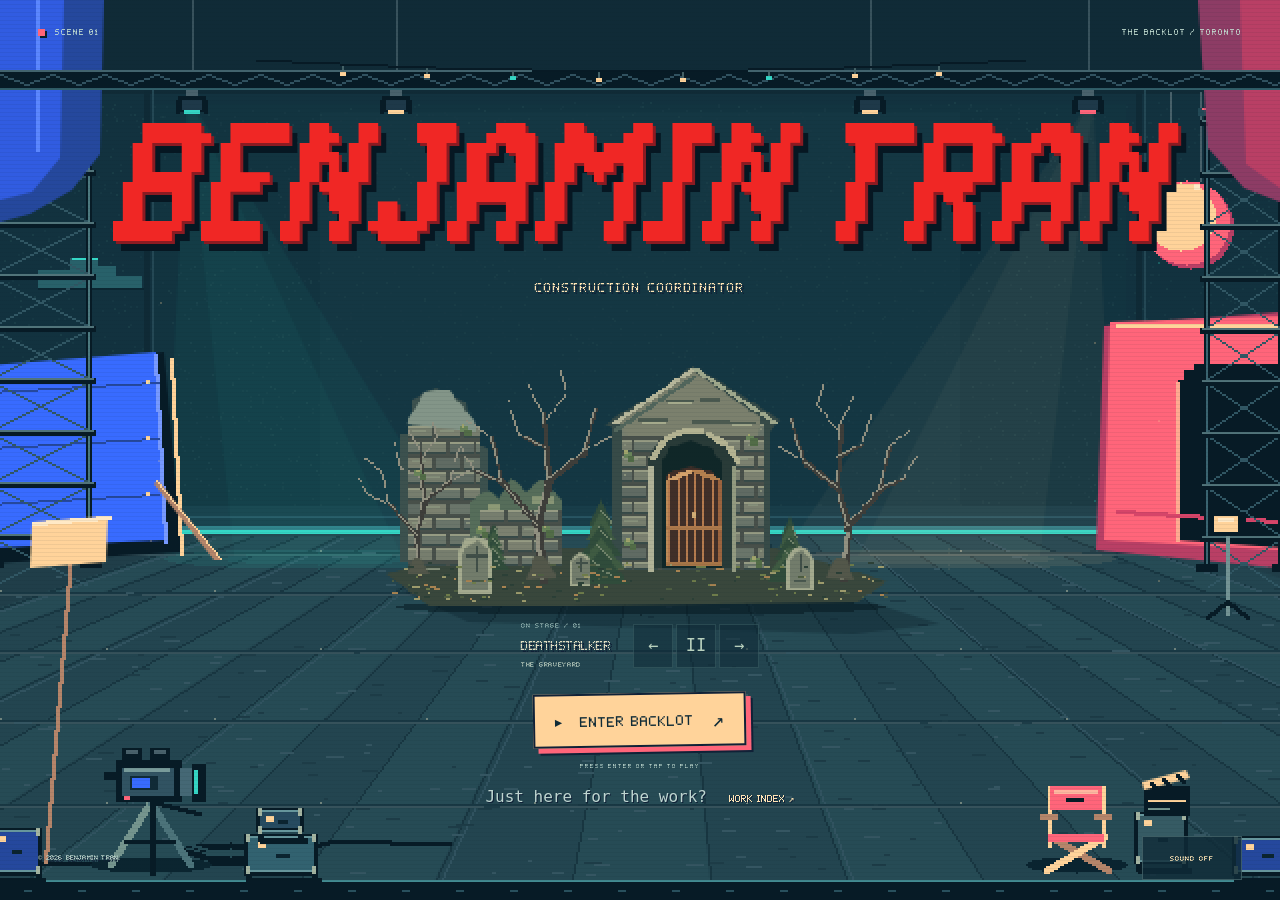
<file: index.html>
<!doctype html>
<html lang="en">
<head>
<meta charset="utf-8"><meta name="viewport" content="width=device-width,initial-scale=1,viewport-fit=cover"><meta name="theme-color" content="#142430">
<title>Benjamin Tran</title>
<meta name="description" content="Walk through a pixel-art film set and explore Benjamin Tran's scenic construction work for film, television, commercials and installations.">
<link rel="preload" href="backlot/assets/pixel.ttf" as="font" type="font/ttf" crossorigin>
<link rel="icon" href="backlot/assets/mark.svg" type="image/svg+xml"><link rel="stylesheet" href="backlot/style.css?v=screw1"><link rel="stylesheet" href="backlot/title.css?v=titlemenu2">
</head>
<body>
<a class="skip" href="#title-work">Browse the work</a>
<section id="title-screen" class="title-screen is-loading" aria-labelledby="title-name">
 <canvas id="title-scene" aria-hidden="true"></canvas>
 <div class="title-print" aria-hidden="true"></div>
 <div class="title-topline" aria-hidden="true"><span><i></i> SCENE 01</span><span>THE BACKLOT / TORONTO</span></div>
 <div class="title-content">
  <div class="title-kicker" aria-hidden="true"><span></span> A PLAYABLE PORTFOLIO <span></span></div>
  <h1 id="title-name" class="title-logo" aria-label="Benjamin Tran"><span class="title-word">BENJAMIN</span><span class="title-word">TRAN</span></h1>
  <p class="title-role">CONSTRUCTION COORDINATOR</p>
  <div class="title-menu">
   <button id="start-button" class="start-button" disabled><span aria-hidden="true">▶</span> ENTER BACKLOT <span aria-hidden="true">↗</span></button>
   <p class="title-instruction">PRESS ENTER OR TAP TO PLAY</p>
   <button id="title-work" class="title-work" disabled>Just here for the work? <span>WORK INDEX ↗</span></button>
  </div>
  <div id="loading" class="title-loading" role="status">LOADING THE LOT…</div>
 </div>
 <div class="title-showcase" role="group" aria-label="On the soundstage" aria-describedby="title-set-description">
  <div class="title-set-label"><span id="title-set-number" aria-hidden="true">ON STAGE / 01</span><strong id="title-set-name">DEATHSTALKER</strong><span id="title-set-detail">THE GRAVEYARD</span></div>
  <div class="title-set-buttons"><button id="title-set-prev" aria-label="Show previous build">←</button><button id="title-set-pause" aria-label="Pause the set changes" aria-pressed="false">II</button><button id="title-set-next" aria-label="Show next build">→</button></div>
  <p id="title-set-description" class="sr-only">A mossy stone graveyard set with a peaked gatehouse, rusty iron gate, crooked bare trees and headstones.</p>
 </div>
 <span id="crew-seal" class="crew-seal" hidden>CREW<br>APPROVED <span aria-hidden="true">♥</span></span>
 <footer class="title-footer"><span>© 2026 <span id="title-credit">BENJAMIN TRAN</span></span><button id="title-sound" aria-pressed="false">SOUND OFF</button></footer>
</section>
<div id="scene-transition" class="scene-transition" aria-hidden="true" hidden><span></span><span></span></div>
<div class="app" inert>
 <header class="topbar">
  <a class="identity" href="#" id="home-button" aria-label="Benjamin Tran, return to the lot entrance"><span class="clapper" aria-hidden="true">BT</span><span><strong id="identity-name">BENJAMIN TRAN</strong><small id="identity-role">CONSTRUCTION COORDINATOR · DESIGNER</small></span></a>
  <nav aria-label="Portfolio"><button id="index-button" class="index-button">Work index <span>19</span></button><button id="notebook-button" class="notebook-button" aria-label="Open field notebook"><span class="notebook-icon" aria-hidden="true"></span><span class="notebook-label">Notebook</span><span id="notebook-count">0</span></button><button id="map-button">Lot map <span class="key">M</span></button><button id="contact-button" class="desktop-contact">Contact ↗</button><button id="settings-button" class="settings-button" aria-label="Display and sound settings">☷</button></nav>
 </header>
 <main id="lot" aria-label="Interactive film set portfolio">
  <canvas id="world" tabindex="0" aria-label="Explore the backlot using arrow keys or WASD. Press E near a stage, prop, or cat to interact. You can also use Work index to access every project.">Explore Benjamin Tran's work using the Work index button.</canvas>
  <div class="scene-grain" aria-hidden="true"></div>
  <aside id="take-hud" class="take-hud" hidden><div><span id="take-number">TAKE 01</span><strong id="take-call" role="status" aria-live="polite">QUIET ON SET</strong></div><button id="cut-button" aria-label="End the scene and return to exploring">CUT <span>ESC</span></button></aside>
  <aside id="treasure-hud" class="treasure-hud" role="status" aria-live="polite" hidden><span class="treasure-screw" aria-hidden="true"><i></i></span><div><small>FOUND TREASURE</small><strong>YOU FOUND A PERFECTLY GOOD SCREW</strong><p>Put it in your pocket. You’ll need it the moment after you forget where it came from.</p></div></aside>
  <button id="minimap-button" class="minimap" aria-label="Open the lot map"><span>STUDIO LOT <span class="map-plus">+</span></span><canvas id="minimap" width="160" height="120" aria-hidden="true"></canvas><small>YOU ARE HERE <i></i></small></button>
  <div id="place" class="place"><span id="place-number">EXT.</span><span id="place-name">THE BACKLOT</span></div>
  <aside id="monitor" class="monitor monitor-compact" aria-label="Featured project">
   <div class="monitor-top"><span><i></i> ON THE MONITOR</span><div><button id="feature-prev" aria-label="Previous featured project">←</button><button id="feature-next" aria-label="Next featured project">→</button><button id="feature-toggle" aria-label="Expand featured project preview" aria-expanded="false" aria-controls="feature-open">+</button></div></div>
   <button id="feature-open" class="monitor-project"><span class="monitor-image"><img id="feature-image" alt=""><span class="monitor-play">VIEW PROJECT ↗</span></span><span class="monitor-caption"><span id="feature-category"></span><strong id="feature-title"></strong></span></button>
  </aside>
  <div class="interaction" id="interaction" hidden><span id="interaction-caption"></span><button id="interact-button"><span class="key">E</span><strong id="interact-label">Enter set</strong><span>↗</span></button></div>
  <div class="touch-controls" id="touch-controls"><div id="joystick" class="joystick" role="group" aria-label="Touch movement joystick"><div class="stick-cross"></div><div class="stick-knob" id="stick-knob"></div></div><button class="touch-action" id="touch-action" aria-label="Interact with nearby stage, prop, or cat">A<span>LOOK</span></button></div>
  <div class="scene-hint" id="scene-hint">Click the ground to walk · Click a stage to visit</div>
 </main>
 <footer class="statusbar"><div><span class="live-dot"></span><span id="status">THE BACKLOT</span><span class="divider">/</span><span id="visited-count">0 OF 4 SETS VISITED</span></div><div class="desktop-keys"><span><b>WASD</b> MOVE</span><span><b>E</b> LOOK</span><span><b>M</b> MAP</span></div><button id="weather-button" aria-pressed="true">☂ LIGHT RAIN</button></footer>
</div>
<dialog id="panel" class="panel" aria-labelledby="panel-title"><div id="panel-inner"></div></dialog>
<div id="toast" class="toast" role="status" aria-live="polite"></div>
<noscript><div class="no-js">This interactive portfolio needs JavaScript. Enable JavaScript to browse the projects, or <a href="mailto:contact@benjamintran.ca">contact Ben</a>.</div></noscript>
<script type="module" src="backlot/app.mjs?v=fivebuilds1"></script>
</body>
</html>
</file>
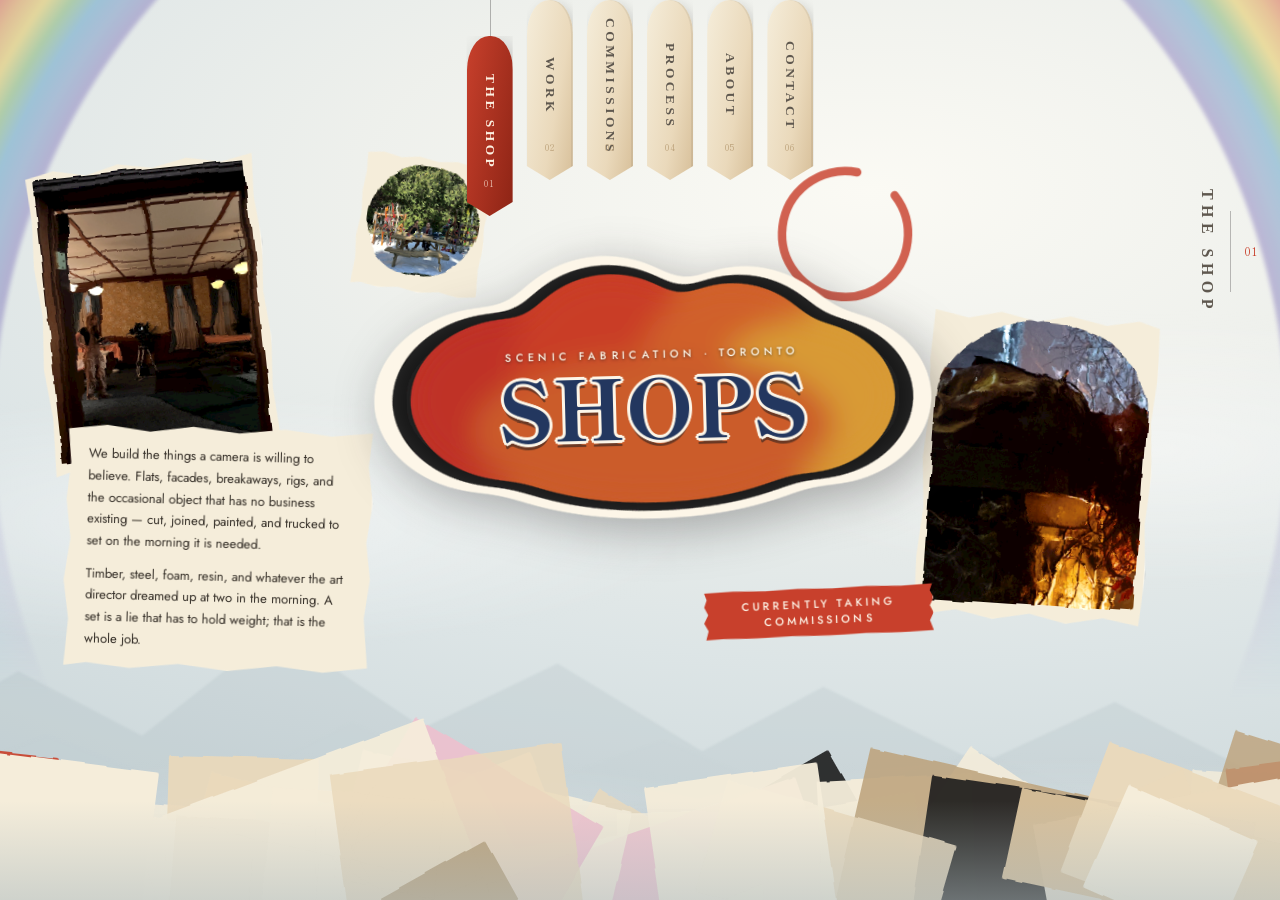
<file: shops/index.html>
<!doctype html>
<html lang="en">
<head>
<meta charset="utf-8">
<meta name="viewport" content="width=device-width, initial-scale=1, viewport-fit=cover">
<title>SHOPS</title>
<meta name="description" content="Scenic fabrication for film, television and installation.">
<link rel="icon" href="data:image/svg+xml,%3Csvg xmlns='http://www.w3.org/2000/svg' viewBox='0 0 32 32'%3E%3Crect width='32' height='32' fill='%23dfe6e6'/%3E%3Cpath d='M4 26 L14 8 L20 18 L24 13 L30 26 Z' fill='%23aebcc1'/%3E%3Ccircle cx='23' cy='8' r='4' fill='%23c8402c'/%3E%3C/svg%3E">
<link rel="preconnect" href="https://fonts.googleapis.com">
<link rel="preconnect" href="https://fonts.gstatic.com" crossorigin>
<link href="https://fonts.googleapis.com/css2?family=Shippori+Mincho+B1:wght@400;600;700;800&family=Jost:wght@300;400;500;600&display=swap" rel="stylesheet">
<style>
/* ═════════════════════════════════════════════════════════════
   SHOPS — THE PILE

   Nothing here is a page. There is one heap of scraps along the
   bottom of the screen, and a section is what happens when you
   pull pieces out of it: they arc up, turn over, and settle into
   an arrangement that makes sense. Leave, and they go back.

   Two systems do the work.

   THE LIGHT. Every shadow derives from --sun-x / --sun-y, a unit
   vector for where the light is. Both are registered with
   @property so CSS can tween them; each section declares its own
   angle, so arriving somewhere new swings every shadow at once.

   THE ARC. A scrap is two nested elements. The outer one carries
   X and rotation, the inner one Y and scale, on different easing
   curves. Two straight interpolations at different rates is a
   curve — that is the whole trick, and it is why the pieces fly
   rather than slide.
   ═════════════════════════════════════════════════════════ */

@property --sun-x { syntax:'<number>'; inherits:true; initial-value:0.42; }
@property --sun-y { syntax:'<number>'; inherits:true; initial-value:0.9; }

:root{
  /* the theatre: cold, deep, full of air */
  --mist-hi:  #eef0ec;
  --mist:     #dde5e6;
  --mist-lo:  #c4d1d5;
  --far:      #a9b8be;
  --further:  #8d9ea6;

  /* the scraps: warm, aged, torn from something else */
  --paper:    #f5edda;
  --paper-2:  #ead9bb;
  --kraft:    #d7bf99;
  --board:    #bda37c;

  /* lacquer and leaf — the saturated moments, used sparingly */
  --vermilion:#c8402c;
  --lacquer:  #8d2415;
  --gold:     #c39a45;
  --blossom:  #eec0cd;
  --azure:    #6ea7c9;
  --indigo:   #23375f;

  --sumi:     #1e1b1d;          /* ink. the black swan, the hair */
  --sumi-rgb: 30, 27, 29;
  --ink-soft: #5f584f;

  --display:'Shippori Mincho B1','Hiragino Mincho ProN',Georgia,serif;
  --body:'Jost','Futura',system-ui,sans-serif;

  --sun-x: 0.42;
  --sun-y: 0.9;
  --swing: 1200ms;

  --pile-h: 22vh;
  --edge: clamp(16px, 3.2vw, 54px);
}

*,*::before,*::after{ box-sizing:border-box; }
html,body{ height:100%; }
body{
  margin:0; overflow:hidden;
  font-family:var(--body); color:var(--sumi);
  background:var(--mist);
  -webkit-font-smoothing:antialiased;
}

/* ─────────────────────────────────────────────────────────────
   THE THEATRE
   Six planes, back to front, each drifting at its own rate under
   the pointer. Depth is the point: the reference images are all
   air and haze between things, never a flat backdrop.
   ───────────────────────────────────────────────────────── */
.world{ position:fixed; inset:0; overflow:hidden; }
.plane{ position:absolute; inset:-6%; will-change:transform; }
/* The stage is the one plane that must map 1:1 to the viewport —
   the overscan is for backdrops that need slack to slide behind. */
#stages{ inset:0; }

.sky{
  background:
    radial-gradient(120% 80% at
      calc(50% + var(--sun-x) * 26%) calc(18% + var(--sun-y) * 8%),
      #fbfaf4 0%, var(--mist-hi) 30%, var(--mist) 58%, var(--mist-lo) 100%);
  transition:background var(--swing) cubic-bezier(.4,0,.2,1);
}
/* The rainbow is weather, not typography. Behind everything, low
   contrast, doing what it does in the reference: sitting in the sky
   over the mountains while the poster type stays lacquer red. */
.bow{
  position:absolute; left:50%; top:-56%; width:146%; aspect-ratio:1;
  transform:translateX(-50%); opacity:.46; pointer-events:none;
  background:radial-gradient(closest-side,
    transparent 61.5%,
    #7d72b8 62%, #6b8cc0 64%, #4f97c4 66%, #74ad63 68%,
    #e6c447 70%, #e0903a 72%, #d8452f 74%, transparent 74.6%);
  -webkit-mask:linear-gradient(#000 44%, rgba(0,0,0,0) 63%);
  mask:linear-gradient(#000 44%, rgba(0,0,0,0) 63%);
  filter:blur(1.5px);
}

/* Painted ridges, the way a backdrop is painted — flat, receding,
   and obviously scenery. This is a shop that builds scenery. */
.ridges{ position:absolute; left:-4%; right:-4%; bottom:6%; opacity:.26; filter:blur(1px); }
.ridges svg{ display:block; width:100%; height:auto; }

.fog{ pointer-events:none; }
.fog i{
  position:absolute; display:block; border-radius:50%;
  background:radial-gradient(closest-side, rgba(255,255,255,.92), rgba(255,255,255,0));
}
/* Haze belongs between the planes and along the floor, not over
   the whole stage — at full strength it desaturated every scrap
   and the tableau went to milk. */
.fog-far i:nth-child(1){ left:-14%; top:44%; width:70%; height:26%; opacity:.5; }
.fog-far i:nth-child(2){ right:-18%; top:36%; width:64%; height:28%; opacity:.42; }
.fog-near i:nth-child(1){ left:-10%; bottom:-6%; width:80%; height:26%; opacity:.34; }
.fog-near i:nth-child(2){ right:-16%; bottom:-2%; width:72%; height:22%; opacity:.26; }
@keyframes drift{ from{ transform:translateX(-3%);} to{ transform:translateX(3%);} }
.fog i{ animation:drift 34s ease-in-out infinite alternate; }
.fog i:nth-child(2){ animation-duration:47s; animation-direction:alternate-reverse; }

/* ═════════════════════════════════════════════════════════════
   THE SCRAP
   Every piece of every section is one of these. It knows where it
   belongs (--x, --y, --w, --r, as percentages of the stage) and
   where it came from (--pilex, --piler — its place in the heap).

   The pile pose is pure CSS arithmetic against those two sets, in
   vw/vh, so it survives any resize without JS recomputing a thing.
   ═════════════════════════════════════════════════════════ */
.stage{
  position:absolute; inset:0;
  pointer-events:none;
}
.stage.on{ pointer-events:auto; }

.scrap{
  --x:50; --y:50; --w:20; --r:0; --z:5;
  --pilex:50; --piler:0; --d:0ms;
  position:absolute;
  left:calc(var(--x) * 1%);
  top:calc(var(--y) * 1%);
  width:calc(var(--w) * 1%);
  z-index:var(--z);
  /* outer: horizontal travel + the tumble */
  transform:
    translate(-50%,-50%)
    translateX(calc((var(--pilex) - var(--x)) * 1vw))
    rotate(calc(var(--piler) * 1deg));
  opacity:0;
  transition:
    transform 880ms cubic-bezier(.55,.06,.34,1) var(--d),
    opacity   360ms ease var(--d);
  will-change:transform;
}
.scrap-in{
  display:block;
  /* inner: the lift, on a springier curve than the outer. The
     mismatch between the two is what bends the path. */
  transform:translateY(calc((96 - var(--y)) * 1vh)) scale(.13);
  transform-origin:50% 50%;
  transition:transform 980ms cubic-bezier(.28,1.22,.4,1) var(--d);
  will-change:transform;
}
.stage.on .scrap{
  transform:translate(-50%,-50%) translateX(0) rotate(calc(var(--r) * 1deg));
  opacity:1;
}
.stage.on .scrap-in{ transform:translateY(0) scale(1); }

/* Going back is faster and less considered than coming out —
   things are thrown at a pile, not placed on one. */
.stage.out .scrap{ transition-duration:430ms, 220ms; transition-delay:var(--dOut); }
.stage.out .scrap-in{ transition-duration:460ms; transition-delay:var(--dOut);
  transition-timing-function:cubic-bezier(.6,0,.8,.4); }

/* ── the material of a scrap ─────────────────────────────────
   Warm stock, a lit edge facing the sun, a hard contact shadow
   with no blur, and two softer casts for the air underneath. The
   shadow runs 130ms behind the paper, so anything that moves
   spends a moment casting nothing. */
.stock{
  --lift:3;
  position:relative;
  background:var(--paper);
  box-shadow:
    inset calc(var(--sun-x) * -1.5px) calc(var(--sun-y) * -1.5px) 0 rgba(255,253,247,.6),
    calc(var(--sun-x) * var(--lift) * 2px)  calc(var(--sun-y) * var(--lift) * 2px)  0 rgba(var(--sumi-rgb), .09),
    calc(var(--sun-x) * var(--lift) * 5px)  calc(var(--sun-y) * var(--lift) * 5px)  calc(var(--lift) * 5px)  rgba(var(--sumi-rgb), .17),
    calc(var(--sun-x) * var(--lift) * 10px) calc(var(--sun-y) * var(--lift) * 10px) calc(var(--lift) * 14px) rgba(var(--sumi-rgb), .11);
  transition:box-shadow 700ms cubic-bezier(.22,.9,.3,1) 130ms;
}
.stock.l1{ --lift:1; } .stock.l5{ --lift:5; } .stock.l7{ --lift:7; }
.stock.kraft{ background:var(--paper-2); }
.stock.board{ background:var(--kraft); }
.stock.ink, .stock.indigo{ background:var(--indigo); color:var(--paper); }
.stock.red{ background:var(--vermilion); color:#fdf3e6; }

/* Torn, never cut. The displacement map eats the edge of whatever
   it is applied to, so it goes on the face — never on a wrapper
   that is also being transformed. */
.torn{ filter:url(#torn); }

/* ═════════════════════════════════════════════════════════════
   THE HEAP
   Always on screen, along the bottom. It is not decoration: it is
   where every section comes from and goes back to, and it has to
   be visible for that to read.
   ═════════════════════════════════════════════════════════ */
.pile{
  position:absolute; left:0; right:0; bottom:0; height:var(--pile-h);
  z-index:40; pointer-events:none;
}
.pile b{
  position:absolute; display:block; bottom:0;
  transform-origin:50% 100%;
  transition:transform 700ms cubic-bezier(.3,1.1,.4,1);
}
/* the heap settles when something is taken out of it */
@keyframes jostle{
  0%  { transform:translateY(0) rotate(var(--jr)); }
  28% { transform:translateY(-9px) rotate(calc(var(--jr) + 3deg)); }
  100%{ transform:translateY(0) rotate(var(--jr)); }
}
.pile.disturbed b{ animation:jostle 780ms cubic-bezier(.3,.9,.4,1) both; }
.pile-lip{
  position:absolute; left:0; right:0; bottom:0; height:calc(var(--pile-h) * .5);
  background:linear-gradient(to top, rgba(169,184,190,.5), rgba(169,184,190,0));
  z-index:41; pointer-events:none;
}

/* ═════════════════════════════════════════════════════════════
   THE HANGINGS
   Navigation as lantern columns dropped from the top of the
   frame, the way the reference hangs everything vertically. They
   sway on their own hinge and the current one hangs lower.
   ═════════════════════════════════════════════════════════ */
.hangings{
  position:absolute; top:0; left:0; right:0; z-index:60;
  display:flex; justify-content:center; align-items:flex-start;
  gap:clamp(6px, 1.1vw, 18px);
  padding:0 var(--edge);
}
.hang{
  --drop:0px;
  position:relative; flex:none; border:0; padding:0; cursor:pointer;
  width:clamp(34px, 3.6vw, 52px);
  height:clamp(128px, 20vh, 236px);
  background:none;
  transform-origin:50% 0%;
  transform:translateY(var(--drop));
  transition:transform 620ms cubic-bezier(.3,1.1,.4,1);
}
@keyframes sway{
  from{ rotate:-.75deg; } to{ rotate:.75deg; }
}
.hang .col{
  position:absolute; inset:0;
  background:linear-gradient(100deg, var(--paper) 0%, var(--paper-2) 62%, var(--kraft) 100%);
  border-radius:calc(var(--w, 22px)) calc(var(--w, 22px)) 3px 3px / 34px 34px 3px 3px;
  clip-path:polygon(0 0, 100% 0, 100% calc(100% - 14px), 50% 100%, 0 calc(100% - 14px));
  box-shadow:
    calc(var(--sun-x) * 6px) calc(var(--sun-y) * 6px) 12px rgba(var(--sumi-rgb), .18),
    inset -2px 0 0 rgba(var(--sumi-rgb), .07);
  animation:sway 7s ease-in-out infinite alternate;
  transition:box-shadow 700ms ease 130ms;
}
.hang:nth-child(2n) .col{ animation-duration:8.6s; animation-delay:-2s; }
.hang:nth-child(3n) .col{ animation-duration:6.2s; animation-delay:-4s; }
.hang .cord{
  position:absolute; left:50%; top:-40vh; width:1px; height:40vh;
  background:rgba(var(--sumi-rgb), .3);
}
.hang .lbl{
  position:absolute; inset:14px 0 22px;
  writing-mode:vertical-rl; text-orientation:mixed;
  display:flex; align-items:center; justify-content:center;
  font-family:var(--display); font-weight:600;
  font-size:clamp(10px, 1.05vw, 14px); letter-spacing:.26em;
  color:var(--ink-soft); white-space:nowrap; overflow:hidden;
}
.hang .num{
  position:absolute; bottom:26px; left:50%; transform:translateX(-50%);
  font-family:var(--display); font-size:9px; letter-spacing:.1em; color:var(--board);
}
.hang:hover{ --drop:10px; }
.hang:hover .lbl{ color:var(--sumi); }
.hang.on{ --drop:clamp(20px, 4vh, 46px); }
.hang.on .col{
  background:linear-gradient(100deg, var(--vermilion), var(--lacquer));
  box-shadow:
    calc(var(--sun-x) * 10px) calc(var(--sun-y) * 10px) 22px rgba(var(--sumi-rgb), .26);
}
.hang.on .lbl{ color:#fdf1e2; }
.hang.on .num{ color:rgba(253,241,226,.7); }
.hang:focus-visible{ outline:2px solid var(--vermilion); outline-offset:4px; }

/* ═════════════════════════════════════════════════════════════
   WHAT A SCRAP CAN BE
   ═════════════════════════════════════════════════════════ */

/* ── a photograph, torn out of something ── */
.shot{ position:relative; display:block; overflow:hidden; background:var(--paper-2); }
.shot img, .shot video{
  display:block; width:100%; height:100%; object-fit:cover;
  filter:saturate(.9) contrast(1.04) sepia(.08);
}
.shot.arch{ border-radius:50% 50% 4px 4px / 30% 30% 4px 4px; }
.shot.round{ border-radius:50%; }
.mount{ padding:9px 9px 0; }
.mount .cap{
  padding:8px 2px 9px; font-size:9.5px; letter-spacing:.2em;
  text-transform:uppercase; color:var(--board);
}
.nothing{
  position:absolute; inset:0; display:grid; place-items:center;
  font-size:9px; letter-spacing:.28em; color:var(--board);
  background:repeating-linear-gradient(48deg, var(--paper-2) 0 9px, var(--kraft) 9px 18px);
}

/* ── the title, sitting in a blob rather than on a baseline ──
   One saturated moment on a pale ground, borrowed straight from
   the reference. It appears once, on the title tableau, and
   nowhere else — a rainbow used twice stops being surreal. */
.blob{
  position:relative; padding:15% 13% 16%;
  filter:drop-shadow(calc(var(--sun-x) * 15px) calc(var(--sun-y) * 15px) 24px rgba(var(--sumi-rgb), .34));
  transition:filter 700ms ease 130ms;
}
/* Three stacked clouds: cream halo, ink edge, then the lacquer
   face — the reference's double outline, done with scale rather
   than a stroke, because a gooed shape has no stroke to give. */
.goo{ position:absolute; inset:0; filter:url(#goo); }
.goo i{ position:absolute; display:block; border-radius:50%; }
.goo i:nth-child(1){ left:0%;  top:17%; width:43%; height:66%; }
.goo i:nth-child(2){ left:21%; top:0%;  width:41%; height:79%; }
.goo i:nth-child(3){ left:47%; top:5%;  width:39%; height:73%; }
.goo i:nth-child(4){ left:61%; top:21%; width:39%; height:62%; }
.goo i:nth-child(5){ left:13%; top:33%; width:74%; height:60%; }
.goo.halo{ transform:scale(1.15); }
.goo.halo i{ background:#fdf6e8; }
.goo.edge{ transform:scale(1.075); }
.goo.edge i{ background:var(--sumi); }
/* Different colours on different lobes: the gooey blur mixes them,
   so the blob gets its gradient from its own construction. */
.goo.face i:nth-child(1){ background:#bf3327; }
.goo.face i:nth-child(2){ background:#c93c28; }
.goo.face i:nth-child(3){ background:#d0602b; }
.goo.face i:nth-child(4){ background:#d89a36; }
.goo.face i:nth-child(5){ background:#cb5b2b; }
.blob-copy{ position:relative; z-index:2; }
.blob h1{
  margin:0; text-align:center;
  font-family:var(--display); font-weight:800;
  font-size:clamp(34px, 6.4vw, 96px); line-height:.9; letter-spacing:.01em;
  color:var(--indigo);
  text-shadow:
    -2px -2px 0 #fdf6e8, 2px -2px 0 #fdf6e8, -2px 2px 0 #fdf6e8, 2px 2px 0 #fdf6e8,
     0 -3px 0 #fdf6e8, 0 3px 0 #fdf6e8, -3px 0 0 #fdf6e8, 3px 0 0 #fdf6e8,
     0 6px 0 rgba(var(--sumi-rgb), .55);
}
.blob .eyebrow{
  display:block; text-align:center; margin-bottom:.5em;
  font-family:var(--body); font-size:clamp(8px,.85vw,11px);
  font-weight:500; letter-spacing:.4em; text-transform:uppercase;
  color:#fdf6e8; text-shadow:0 1px 3px rgba(var(--sumi-rgb),.55);
}

/* ── the ensō — a circle drawn in one breath ── */
.enso{ position:relative; width:100%; aspect-ratio:1; }
.enso svg{ width:100%; height:100%; display:block; overflow:visible; }
.enso .inner{
  position:absolute; inset:19%; display:flex; flex-direction:column;
  align-items:center; justify-content:center; text-align:center; gap:.5em;
}

/* ── a panel of copy ── */
.panel{ padding:clamp(14px,1.5vw,26px) clamp(16px,1.7vw,30px); }
.panel p{ margin:0 0 .85em; line-height:1.66; font-size:clamp(12px,1.02vw,15px); color:#3f382f; }
.panel p:last-child{ margin:0; }
.panel .lede p{ font-size:clamp(13px,1.16vw,17px); }

/* ── a vertical label rail ── */
.tate{
  writing-mode:vertical-rl; text-orientation:mixed;
  font-family:var(--display); font-weight:600;
  letter-spacing:.34em; white-space:nowrap;
  color:var(--ink-soft);
}
.tate.big{ font-size:clamp(13px,1.5vw,22px); color:var(--sumi); }
.tate.red{ color:var(--vermilion); }

/* ── a strip of lacquer with a line of type ── */
.strip{
  padding:.75em 1.2em; text-align:center;
  font-size:clamp(9px,.86vw,12px); font-weight:500;
  letter-spacing:.28em; text-transform:uppercase;
}

/* ── a work item, as a scrap you can pull further out ── */
.card{ display:block; width:100%; border:0; padding:9px 9px 0; font:inherit; color:inherit;
  text-align:left; background:var(--paper); cursor:pointer; }
.card[data-deep="0"]{ cursor:default; }
.card .meta{ padding:9px 2px 11px; }
.card .t{ font-family:var(--display); font-weight:700; font-size:clamp(11px,1.02vw,15px); line-height:1.18; }
.card .r{ margin-top:5px; font-size:9px; letter-spacing:.16em; text-transform:uppercase; color:var(--board); }
.card .r em{ font-style:normal; color:var(--vermilion); }
.card:hover{ z-index:30; }
.scrap:has(.card:hover){ z-index:30; }
.card:hover .t{ color:var(--lacquer); }
.card:focus-visible{ outline:2px solid var(--vermilion); outline-offset:4px; }

/* ── a hanging scroll for a commission ── */
.scroll-top{
  height:12px; border-radius:6px; background:linear-gradient(var(--board), var(--kraft));
  box-shadow:calc(var(--sun-x)*4px) calc(var(--sun-y)*4px) 8px rgba(var(--sumi-rgb),.2);
}
.scroll-body{ padding:16px 14px 20px; }
.scroll-body .n{ font-family:var(--display); font-size:11px; letter-spacing:.2em; color:var(--vermilion); }
.scroll-body h3{ margin:8px 0 0; font-family:var(--display); font-weight:700;
  font-size:clamp(12px,1.1vw,17px); line-height:1.25; }
.scroll-body .lead{ margin-top:10px; font-size:9px; letter-spacing:.18em;
  text-transform:uppercase; color:var(--board); }
.scroll-body .blurb{ margin-top:11px; font-size:clamp(11px,.94vw,13.5px); line-height:1.6; color:#3f382f; }
.scroll-body .pts{ list-style:none; margin:12px 0 0; padding:0; display:flex; flex-wrap:wrap; gap:5px; }
.scroll-body .pts li{ font-size:8.5px; letter-spacing:.14em; text-transform:uppercase;
  color:var(--ink-soft); background:var(--paper-2); padding:5px 8px; }
.fringe{ display:flex; gap:2px; padding:0 10px; }
.fringe i{ flex:1; height:clamp(18px,3vh,34px);
  background:linear-gradient(var(--kraft), rgba(215,191,153,0)); }

/* ── the button that goes back to the heap for more ── */
.more{
  border:0; cursor:pointer; font:inherit; padding:11px 18px;
  font-size:9.5px; letter-spacing:.24em; text-transform:uppercase;
  background:var(--sumi); color:var(--paper);
  box-shadow:calc(var(--sun-x)*5px) calc(var(--sun-y)*5px) 12px rgba(var(--sumi-rgb),.28);
  transition:box-shadow 700ms ease 130ms, background 200ms ease;
}
.more:hover{ background:var(--lacquer); }
.more:focus-visible{ outline:2px solid var(--vermilion); outline-offset:3px; }

/* ── the standing rail: where you are, set vertically ── */
.where{
  position:absolute; right:calc(var(--edge) * .5); top:21%; z-index:55;
  display:flex; align-items:center; gap:14px; pointer-events:none;
}
.where .n{ font-family:var(--display); font-size:11px; letter-spacing:.2em; color:var(--vermilion); }
.where .rule{ width:1px; height:clamp(40px,9vh,90px); background:rgba(var(--sumi-rgb),.28); }

/* ── torn, not cut ───────────────────────────────────────────
   A clip-path would eat a box-shadow, so ragged stock drops the
   cast shadows and rebuilds them as chained drop-shadows, which
   follow the clipped silhouette instead of the box. The lit edge
   stays an inset shadow — that one is meant to be clipped. */
.stock.ragged{
  clip-path:polygon(
    0.5% 2.2%, 13% 0.4%, 27% 2.8%, 41% 0.3%, 56% 2.6%, 71% 0.5%, 86% 2.9%, 99.5% 1.1%,
    98.4% 15%, 100% 30%, 98.2% 46%, 99.7% 61%, 98% 77%, 99.5% 97.2%,
    85% 99.5%, 70% 97.3%, 54% 99.8%, 38% 97.4%, 22% 99.6%, 8% 97.6%, 0.6% 99%,
    1.8% 80%, 0% 64%, 1.9% 47%, 0.3% 31%, 1.5% 16%);
  box-shadow:inset calc(var(--sun-x) * -1.5px) calc(var(--sun-y) * -1.5px) 0 rgba(255,253,247,.55);
  filter:
    drop-shadow(calc(var(--sun-x) * var(--lift) * 2px) calc(var(--sun-y) * var(--lift) * 2px) 0 rgba(var(--sumi-rgb), .10))
    drop-shadow(calc(var(--sun-x) * var(--lift) * 5px) calc(var(--sun-y) * var(--lift) * 5px) calc(var(--lift) * 4px) rgba(var(--sumi-rgb), .19));
  transition:filter 700ms cubic-bezier(.22,.9,.3,1) 130ms;
}
.stock.ragged.alt{
  clip-path:polygon(
    1.4% 1%, 16% 3%, 30% 0.4%, 46% 2.8%, 60% 0.3%, 76% 2.6%, 90% 0.5%, 99% 2.4%,
    99.6% 18%, 98% 33%, 99.8% 50%, 98.3% 66%, 100% 82%, 98.6% 98.8%,
    83% 97%, 67% 99.6%, 51% 97.2%, 35% 99.7%, 19% 97.4%, 5% 99.5%, 1% 97.6%,
    0.4% 81%, 2% 65%, 0.2% 49%, 1.7% 33%, 0.5% 17%);
}

/* ── a section's name, set the way a poster sets it ── */
.headline{
  padding:.42em .62em .5em;
  font-family:var(--display); font-weight:800;
  font-size:clamp(19px, 2.5vw, 42px); line-height:1.0; letter-spacing:-.005em;
  text-wrap:balance;
}
.headline .over{
  display:block; margin-bottom:.5em;
  font-family:var(--body); font-size:9px; font-weight:500;
  letter-spacing:.34em; text-transform:uppercase; color:var(--vermilion);
}
.headline .under{
  display:block; margin-top:.55em;
  font-family:var(--body); font-size:clamp(9.5px,.82vw,12px); font-weight:400;
  letter-spacing:.18em; text-transform:uppercase; color:var(--board);
}
.panel p{ color:#332d26; }

/* ═════════════════════════════════════════════════════════════
   PULLED RIGHT OUT
   A work item opened is not a modal over a page — the tableau
   scatters and this one piece comes forward on its own.
   ═════════════════════════════════════════════════════════ */
.lift{
  position:absolute; inset:0; z-index:80;
  display:grid; place-items:center; padding:clamp(12px,3vw,40px);
  background:radial-gradient(120% 90% at 50% 40%, rgba(160,175,182,.5), rgba(120,136,144,.82));
  backdrop-filter:blur(4px);
  opacity:0; pointer-events:none; transition:opacity 320ms ease;
}
.lift.open{ opacity:1; pointer-events:auto; }
.lift-sheet{
  width:min(880px,100%); max-height:100%; overflow-y:auto;
  padding:clamp(20px,2.8vw,38px);
  transform:translateY(34px) rotate(-1.2deg) scale(.97);
  transition:transform 460ms cubic-bezier(.24,1.15,.36,1);
  scrollbar-width:thin; scrollbar-color:rgba(var(--sumi-rgb),.3) transparent;
}
.lift.open .lift-sheet{ transform:none; }
.lift-close{
  position:sticky; top:0; float:right; margin:-6px -6px 0 0; z-index:3;
  border:0; background:none; cursor:pointer; font:inherit; padding:6px;
  font-size:9.5px; letter-spacing:.24em; color:var(--board);
}
.lift-close:hover{ color:var(--lacquer); }
.lift-sheet h3{ margin:2px 0 12px; font-family:var(--display); font-weight:700;
  font-size:clamp(19px,2.5vw,32px); line-height:1.14; }
.lift-sheet .eyebrow{ font-size:9.5px; letter-spacing:.3em; text-transform:uppercase; color:var(--vermilion); }
.slate{ display:grid; grid-template-columns:auto 1fr; gap:0 20px; margin:16px 0 20px; }
.slate dt{ font-size:9px; letter-spacing:.24em; text-transform:uppercase; color:var(--board);
  padding:8px 0; border-top:1px solid rgba(var(--sumi-rgb),.14); }
.slate dd{ margin:0; padding:8px 0; font-size:13.5px;
  border-top:1px solid rgba(var(--sumi-rgb),.14); }
.gal{ position:relative; margin:18px 0 22px; }
.gal .shot{ background:var(--paper-2); }
.gal .shot img{ height:auto; max-height:56vh; object-fit:contain; }
.gal-nav{ position:absolute; inset:0; display:flex; z-index:3; }
.gal-nav button{ flex:1; border:0; background:none; cursor:pointer; font:inherit;
  display:flex; align-items:center; padding:0 12px; opacity:0; transition:opacity 200ms ease; }
.gal-nav button:last-child{ justify-content:flex-end; }
.gal-nav span{ background:rgba(var(--sumi-rgb),.74); color:#fdf3e6;
  font-size:9px; letter-spacing:.2em; padding:8px 11px; }
.gal:hover .gal-nav button, .gal-nav button:focus-visible{ opacity:1; }
.gal-count{ position:absolute; right:11px; bottom:11px; z-index:4;
  font-size:9.5px; letter-spacing:.2em; color:var(--board); }
.lift-sheet .body p{ margin:0 0 .9em; line-height:1.66; font-size:14px; color:#3f382f; max-width:42em; }

/* ═════════════════════════════════════════════════════════════
   A SMALLER THEATRE
   Percentage tableaux collapse on a phone, so below 820px the
   compositions reflow into one column and the stage scrolls. The
   scraps still come out of the pile — that never changes.
   ═════════════════════════════════════════════════════════ */
@media (max-width:820px){
  :root{ --pile-h:16vh; }
  .stage{ overflow-y:auto; overflow-x:hidden; -webkit-overflow-scrolling:touch; }
  .stage.on{ padding:calc(clamp(128px,20vh,236px) + 28px) var(--edge) calc(var(--pile-h) + 40px); }
  .scrap{
    position:relative; left:auto; top:auto; width:auto;
    margin:0 auto clamp(16px,3.4vh,30px); max-width:520px;
    transform:translateX(calc((var(--pilex) - 50) * .8vw)) rotate(calc(var(--piler) * 1deg));
  }
  .stage.on .scrap{ transform:translateX(0) rotate(calc(var(--r) * .5deg)); }
  .scrap-in{ transform:translateY(34vh) scale(.4); }
  .hangings{ overflow-x:auto; justify-content:flex-start; scrollbar-width:none; }
  .hangings::-webkit-scrollbar{ display:none; }
  .where{ display:none; }
  .ridges{ bottom:12%; }
}

/* The pieces stop flying, the light stops travelling, the shadows
   stop arriving late. Everything is still made of torn paper. */
@media (prefers-reduced-motion:reduce){
  *,*::before,*::after{
    transition-duration:1ms !important; transition-delay:0ms !important;
    animation-duration:1ms !important; animation-iteration-count:1 !important;
  }
  .scrap{ opacity:1; transform:translate(-50%,-50%) rotate(calc(var(--r) * 1deg)); }
  .scrap-in{ transform:none; }
}
</style>
</head>
<body>

<svg width="0" height="0" aria-hidden="true" style="position:absolute">
  <defs>
    <!-- The torn edge. Turbulence displaces the alpha of whatever it
         is applied to, so a rectangle stops being a rectangle. -->
    <filter id="torn" x="-8%" y="-8%" width="116%" height="116%">
      <feTurbulence type="fractalNoise" baseFrequency="0.016 0.022" numOctaves="4" seed="7" result="n"/>
      <feDisplacementMap in="SourceGraphic" in2="n" scale="11" xChannelSelector="R" yChannelSelector="G"/>
    </filter>
    <!-- Gooey merge: blur a group of lobes, then throw the alpha
         through a steep curve so the blurred overlaps snap back to
         a single hard silhouette. Five circles become one cloud. -->
    <filter id="goo">
      <feGaussianBlur in="SourceGraphic" stdDeviation="14" result="b"/>
      <feColorMatrix in="b" type="matrix" result="g"
        values="1 0 0 0 0  0 1 0 0 0  0 0 1 0 0  0 0 0 26 -12"/>
    </filter>
    <filter id="torn2" x="-8%" y="-8%" width="116%" height="116%">
      <feTurbulence type="fractalNoise" baseFrequency="0.021 0.014" numOctaves="3" seed="23" result="n"/>
      <feDisplacementMap in="SourceGraphic" in2="n" scale="6" xChannelSelector="R" yChannelSelector="G"/>
    </filter>
  </defs>
</svg>

<div class="world" id="world">
  <div class="plane sky" data-depth="2">
    <div class="bow" aria-hidden="true"></div>
    <div class="ridges">
      <svg viewBox="0 0 1200 300" preserveAspectRatio="none" aria-hidden="true">
        <path d="M0 300 L0 196 L118 128 L214 178 L318 96 L432 172 L536 122 L648 190 L742 140 L864 200 L968 152 L1074 206 L1200 160 L1200 300 Z" fill="#8d9ea6" opacity=".55"/>
        <path d="M0 300 L0 232 L140 178 L262 226 L376 168 L498 224 L618 182 L738 232 L860 190 L986 238 L1104 200 L1200 236 L1200 300 Z" fill="#a9b8be" opacity=".8"/>
      </svg>
    </div>
  </div>
  <div class="plane fog fog-far" data-depth="6" aria-hidden="true"><i></i><i></i></div>

  <div class="plane" data-depth="10" id="stages"></div>

  <div class="plane fog fog-near" data-depth="16" aria-hidden="true"><i></i><i></i></div>

  <nav class="hangings" id="hangings" aria-label="Sections"></nav>

  <div class="where" id="where" aria-hidden="true"></div>

  <div class="pile" id="pile" aria-hidden="true"></div>
  <div class="pile-lip" aria-hidden="true"></div>

  <div class="lift" id="lift" role="dialog" aria-modal="true" aria-label="Detail" hidden>
    <div class="stock l7 lift-sheet" id="liftSheet"></div>
  </div>
</div>

<noscript style="position:fixed;inset:0;display:grid;place-items:center;padding:40px;font-family:Jost,sans-serif">
  This site assembles itself in the browser. Please enable JavaScript.
</noscript>

<script>
/* ═════════════════════════════════════════════════════════════
   THE ASSEMBLER

   Sections are not laid out; they are composed. Each one is a
   hand-placed arrangement of scraps in a 100×100 stage space,
   and every scrap knows both where it belongs and where in the
   heap it came from. Choosing a section is a choreography, not
   a render.
   ═════════════════════════════════════════════════════════ */

const $ = (id) => document.getElementById(id);
const esc = (s) => String(s == null ? '' : s)
  .replace(/&/g,'&amp;').replace(/</g,'&lt;').replace(/>/g,'&gt;')
  .replace(/"/g,'&quot;').replace(/'/g,'&#39;');
const REDUCED = matchMedia('(prefers-reduced-motion: reduce)').matches;

/* Deterministic scatter — the heap must look tossed, but it has
   to look identically tossed on every load. */
function rng(seed){
  let a = seed >>> 0;
  return () => { a = (a + 0x6D2B79F5) >>> 0;
    let t = Math.imul(a ^ (a >>> 15), 1 | a);
    t = (t + Math.imul(t ^ (t >>> 7), 61 | t)) ^ t;
    return ((t ^ (t >>> 14)) >>> 0) / 4294967296; };
}

/* ── the light ───────────────────────────────────────────── */
const DEFAULT_SUN = 24;
function setSun(deg){
  const t = (Number.isFinite(+deg) ? +deg : DEFAULT_SUN) * Math.PI / 180;
  document.documentElement.style.setProperty('--sun-x', Math.sin(t).toFixed(4));
  document.documentElement.style.setProperty('--sun-y', Math.cos(t).toFixed(4));
}

/* ── media ───────────────────────────────────────────────── */
function mediaHtml(src){
  const s = String(src || '');
  let m = s.match(/(?:youtube\.com\/(?:watch\?v=|shorts\/|embed\/)|youtu\.be\/)([\w-]+)/);
  if (m) return `<iframe src="https://www.youtube-nocookie.com/embed/${esc(m[1])}" allowfullscreen loading="lazy" title="Video" style="width:100%;height:100%;border:0"></iframe>`;
  m = s.match(/vimeo\.com\/(?:video\/)?(\d+)/);
  if (m) return `<iframe src="https://player.vimeo.com/video/${esc(m[1])}" allowfullscreen loading="lazy" title="Video" style="width:100%;height:100%;border:0"></iframe>`;
  if (/\.(mp4|webm|m4v)(\?|#|$)/i.test(s)) return `<video src="${esc(s)}" muted loop autoplay playsinline></video>`;
  return `<img src="${esc(s)}" alt="" loading="lazy">`;
}
const isStill = (src) => !/(?:youtu|vimeo)|\.(?:mp4|webm|m4v)(?:\?|#|$)/i.test(String(src || ''));

function shotHtml(item, { ratio = '4/3', shape = '', torn = true } = {}){
  const it = item || {};
  const cls = ['shot', shape, torn && isStill(it.src) ? 'torn' : ''].filter(Boolean).join(' ');
  return `<div class="${cls}" style="aspect-ratio:${ratio}">
    ${it.src ? mediaHtml(it.src) : '<span class="nothing">NOT YET</span>'}
  </div>`;
}
function photoScrap(item, opts){
  const it = item || {};
  return `<div class="stock ragged mount ${opts.alt ? 'alt' : ''} ${opts.stock || ''}">${shotHtml(it, opts)}
    ${it.caption ? `<div class="cap">${esc(it.caption)}</div>` : '<div class="cap"></div>'}</div>`;
}
const ensoHtml = (color, inner) => `<div class="enso">
  <svg viewBox="0 0 100 100" aria-hidden="true"><circle cx="50" cy="50" r="41" fill="none"
    stroke="${color}" stroke-width="5.5" stroke-linecap="round"
    stroke-dasharray="228 32" transform="rotate(-38 50 50)" opacity=".82"/></svg>
  ${inner ? `<div class="inner">${inner}</div>` : ''}</div>`;
const paras = (arr) => (arr || []).filter(Boolean).map(p => `<p>${esc(p)}</p>`).join('');
const tate = (t, cls) => `<div class="tate ${cls || ''}">${esc(t)}</div>`;

/* ═════════════════════════════════════════════════════════════
   THE COMPOSITIONS
   x, y are the centre of a scrap as a percentage of the stage;
   w is its width; r its resting angle. Hand-placed, because a
   composition assembled by a loop is a grid wearing a costume.
   ═════════════════════════════════════════════════════════ */
const COMPOSE = {};

/* Every section but the title card opens with its name set as a
   poster would set it — top left, clear of the hangings. The
   vertical rails are for labels only: rotated Latin is a spine,
   and a spine is no place for a sentence. */
const headline = (sec, n) => ({
  x:16, y:17, w:27, r:-1.2, z:30, html:
  `<div class="stock ragged headline l5">
     <span class="over">${String(n).padStart(2,'0')} — ${esc(sec.label || '')}</span>
     ${esc(sec.title || sec.label || '')}
     ${sec.sub ? `<span class="under">${esc(sec.sub)}</span>` : ''}
   </div>` });

COMPOSE.title = (s) => {
  const p = (s.plates || []).filter(x => x && x.src);
  const out = [];
  if (p[2]) out.push({ x:33, y:25, w:10, r:8, z:8, html:photoScrap(p[2], { shape:'round', ratio:'1/1' }) });
  out.push({ x:66, y:26, w:12, r:0, z:7, html:ensoHtml('var(--vermilion)') });
  if (p[1]) out.push({ x:12, y:35, w:18, r:-6, z:11, html:photoScrap(p[1], { ratio:'3/4' }) });
  if (p[0]) out.push({ x:81, y:52, w:18, r:4, z:12, html:photoScrap(p[0], { shape:'arch', ratio:'3/4', alt:1 }) });
  out.push({ x:51, y:44, w:38, r:-1.5, z:20, html:
    `<div class="blob">
       <div class="goo halo">${'<i></i>'.repeat(5)}</div>
       <div class="goo edge">${'<i></i>'.repeat(5)}</div>
       <div class="goo face">${'<i></i>'.repeat(5)}</div>
       <div class="blob-copy">
         ${s.eyebrow ? `<span class="eyebrow">${esc(s.eyebrow)}</span>` : ''}
         <h1>${esc(s.name || 'SHOPS')}</h1>
       </div>
     </div>` });
  out.push({ x:17, y:61, w:24, r:1.5, z:14, html:
    `<div class="stock ragged panel lede l5">${paras(s.paragraphs)}</div>` });
  if (s.tagline) out.push({ x:64, y:68, w:18, r:-2.5, z:15, html:
    `<div class="stock ragged red strip l5">${esc(s.tagline)}</div>` });
  return out;
};

/* Nine at a time. The rest stay in the heap until asked for, which
   is the only honest form of pagination on a site made of scraps. */
const SCATTER = [
  { x:14, y:41, w:15, r:-4 },  { x:35, y:32, w:14, r:2.5 },
  { x:30, y:61, w:14, r:-2 },  { x:53, y:44, w:15, r:1.5 },
  { x:50, y:65, w:12, r:-3.5 },{ x:72, y:33, w:14, r:3 },
  { x:77, y:60, w:14, r:-2.5 },{ x:91, y:44, w:11, r:2 },
  { x:9,  y:63, w:11, r:4.5 },
];
COMPOSE.work = (s, st, n) => {
  const items = s.items || [];
  const page = st.page || 0;
  const start = (page * SCATTER.length) % Math.max(items.length, 1);
  const out = [headline(s, n)];
  SCATTER.forEach((slot, i) => {
    const idx = start + i;
    if (idx >= items.length) return;
    const job = items[idx];
    const deep = !!(job.writeup || (job.gallery || []).length);
    out.push({ ...slot, z: 10 + i, html:
      `<button class="stock ragged card ${i % 2 ? 'alt' : ''}" data-job="${idx}" data-deep="${deep ? 1 : 0}"${deep ? '' : ' tabindex="-1"'}>
         ${shotHtml({ src:job.image }, { ratio:'4/3', shape: i % 3 === 1 ? 'arch' : '' })}
         <div class="meta">
           <div class="t">${esc(job.title || 'Untitled')}</div>
           <div class="r">${esc(job.role || '')}${job.year ? ` · <em>${esc(job.year)}</em>` : ''}</div>
         </div>
       </button>` });
  });
  if (items.length > SCATTER.length)
    out.push({ x:63, y:74, w:22, r:1, z:44, html:
      `<div style="text-align:center"><button class="more" data-more="1">More from the pile ↑</button></div>` });
  return out;
};

COMPOSE.services = (s, st, n) => {
  const items = (s.items || []).slice(0, 5);
  const out = [headline(s, n)];
  items.forEach((o, i) => {
    const x = items.length > 1 ? 17 + (66 / (items.length - 1)) * i : 50;
    out.push({ x, y: 47 + (i % 2 ? 3 : -3), w:13, r: i % 2 ? 1.4 : -1.4, z: 10 + i, html:
      `<div class="scroll-top"></div>
       <div class="stock kraft scroll-body l5">
         <div class="n">${String(i + 1).padStart(2,'0')}</div>
         <h3>${esc(o.title || '')}</h3>
         ${o.lead ? `<div class="lead">${esc(o.lead)}</div>` : ''}
         <div class="blurb">${esc(o.blurb || '')}</div>
         ${(o.points || []).length ? `<ul class="pts">${o.points.map(t => `<li>${esc(t)}</li>`).join('')}</ul>` : ''}
       </div>
       <div class="fringe">${'<i></i>'.repeat(9)}</div>` });
  });
  if (s.note) out.push({ x:23, y:73, w:32, r:1.4, z:44, html:
    `<div class="stock ragged panel l5">${esc(s.note)}</div>` });
  return out;
};

COMPOSE.process = (s, st, n) => {
  const steps = (s.steps || []).slice(0, 5);
  const ys = [50, 38, 52, 37, 49];
  const out = [headline(s, n)];
  steps.forEach((st2, i) => {
    const x = 14 + (74 / Math.max(steps.length - 1, 1)) * i;
    out.push({ x, y: ys[i % ys.length], w:16, r: i % 2 ? 2.2 : -2.2, z: 10 + i, html:
      `<div class="stock ragged ${i % 2 ? 'alt' : ''} mount l5">
         ${shotHtml(st2, { ratio:'4/3', shape: i % 2 ? 'arch' : '' })}
         <div class="cap">STAGE ${String(i + 1).padStart(2,'0')} — ${esc(st2.title || '')}</div>
         <div style="padding:0 2px 12px;font-size:clamp(10px,.82vw,12px);line-height:1.55;color:#332d26">${esc(st2.text || '')}</div>
       </div>` });
  });
  return out;
};

COMPOSE.about = (s, st, n) => {
  const out = [headline(s, n)];
  out.push({ x:32, y:48, w:25, r:0, z:5, html:ensoHtml('var(--board)') });
  out.push({ x:32, y:50, w:19, r:-2, z:12, html:
    photoScrap(s.portrait || {}, { shape:'arch', ratio:'4/5', stock:'l7' }) });
  if (s.role) out.push({ x:47, y:31, w:17, r:-4, z:14, html:
    `<div class="stock ragged red strip l5">${esc(s.role)}</div>` });
  out.push({ x:73, y:47, w:27, r:-1.5, z:13, html:
    `<div class="stock ragged alt panel l5">${paras(s.paragraphs)}</div>` });
  const facts = s.facts || [];
  if (facts.length) out.push({ x:14, y:70, w:20, r:3, z:15, html:
    `<div class="stock ragged kraft panel">
       <dl class="slate" style="margin:0">${facts.map(f =>
         `<dt>${esc(f.k)}</dt><dd>${esc(f.v)}</dd>`).join('')}</dl></div>` });
  return out;
};

COMPOSE.contact = (s, st, n) => {
  const rows = (s.rows || []).map(r => {
    const inner = `<div style="font-size:9px;letter-spacing:.24em;text-transform:uppercase;color:var(--board)">${esc(r.k)}</div>
      <div style="font-family:var(--display);font-weight:700;font-size:clamp(13px,1.4vw,22px);margin-top:3px">${esc(r.label)}</div>`;
    return r.href
      ? `<a href="${esc(r.href)}" style="text-decoration:none;color:inherit;display:block;padding:7px 0">${inner}</a>`
      : `<div style="padding:7px 0">${inner}</div>`;
  }).join('');
  const out = [headline(s, n)];
  out.push({ x:48, y:50, w:25, r:0, z:12, html:ensoHtml('var(--vermilion)', rows) });
  if ((s.meta || []).length) out.push({ x:82, y:58, w:17, r:2, z:13, html:
    `<div class="stock ragged kraft panel"><dl class="slate" style="margin:0">${
      s.meta.map(m => `<dt>${esc(m.k)}</dt><dd>${esc(m.v)}</dd>`).join('')}</dl></div>` });
  if (s.note) out.push({ x:68, y:22, w:26, r:-1.4, z:44, html:
    `<div class="stock ragged indigo strip l5">${esc(s.note)}</div>` });
  return out;
};

COMPOSE.custom = (s, st, n) => {
  const out = [headline(s, n)];
  const slots = [{x:28,y:43,w:24,r:-2},{x:60,y:36,w:22,r:2},{x:37,y:65,w:22,r:1.5},{x:73,y:60,w:20,r:-2.5}];
  (s.blocks || []).slice(0, 4).forEach((b, i) => {
    const html = b.kind === 'text'
      ? `<div class="stock ragged panel l5">${paras(String(b.text || '').split(/\n{2,}/))}</div>`
      : photoScrap(b, { ratio:'4/3', shape: i % 2 ? 'arch' : '' });
    out.push({ ...slots[i], z: 10 + i, html });
  });
  return out;
};

/* ═════════════════════════════════════════════════════════════
   THE DRIVER
   ═════════════════════════════════════════════════════════ */
let content = null, sections = [], stages = [], cur = -1;
const state = [];                     /* per-section scratch (work paging) */

const slug = (s) => String(s || '').toLowerCase().replace(/[^a-z0-9]+/g,'-').replace(/^-|-$/g,'');

/* Build the scraps for one section and hand each its place in
   the heap. The pile anchor is deterministic per slot, so a piece
   always comes out of — and goes back to — the same spot. */
function paint(stage, sec, i){
  const rnd = rng(1000 + i * 97);
  const frags = COMPOSE[sec.type](sec, state[i] || {}, i + 1);
  stage.innerHTML = frags.map((f, n) => {
    const pilex = 8 + rnd() * 84;
    const piler = -46 + rnd() * 92;
    const d = Math.round(n * 38 + rnd() * 44);
    const dOut = Math.round((frags.length - n) * 22);
    return `<div class="scrap" style="
      --x:${f.x}; --y:${f.y}; --w:${f.w}; --r:${f.r || 0}; --z:${f.z || 10};
      --pilex:${pilex.toFixed(1)}; --piler:${piler.toFixed(1)};
      --d:${d}ms; --dOut:${dOut}ms;"><div class="scrap-in">${f.html}</div></div>`;
  }).join('');
}

/* ── the heap itself ─────────────────────────────────────── */
function buildPile(){
  const rnd = rng(20260821);
  /* Overwhelmingly warm stock with three accents in the whole heap.
     An even spread of colours read as confetti; paper with the odd
     scrap of lacquer in it reads as a shop floor. */
  const stocks = ['var(--paper)','var(--paper-2)','var(--paper)','var(--kraft)',
                  'var(--paper-2)','var(--paper)','var(--board)','var(--paper-2)',
                  'var(--paper)','var(--kraft)','var(--vermilion)','var(--paper)',
                  'var(--paper-2)','var(--blossom)','var(--paper)','var(--sumi)'];
  let html = '';
  for (let n = 0; n < 40; n++){
    const w = 130 + rnd() * 200, h = 78 + rnd() * 104;
    const x = -8 + rnd() * 116, rot = -34 + rnd() * 68;
    const dip = 8 + rnd() * 46;
    const bg = stocks[Math.floor(rnd() * stocks.length)];
    html += `<b style="
      left:${x.toFixed(1)}%; width:${w.toFixed(0)}px; height:${h.toFixed(0)}px;
      margin-bottom:${-dip.toFixed(0)}px; background:${bg}; border-radius:2px;
      filter:url(#torn2); opacity:${(.82 + rnd() * .18).toFixed(2)};
      z-index:${n}; --jr:${rot.toFixed(1)}deg;
      transform:translateX(-50%) rotate(${rot.toFixed(1)}deg);"></b>`;
  }
  $('pile').innerHTML = html;
}
let disturbTimer = null;
function disturbPile(){
  if (REDUCED) return;
  const p = $('pile');
  p.classList.remove('disturbed');
  void p.offsetWidth;
  p.classList.add('disturbed');
  clearTimeout(disturbTimer);
  disturbTimer = setTimeout(() => p.classList.remove('disturbed'), 900);
}

/* ── moving between sections ─────────────────────────────── */
function go(i, { first } = {}){
  if (i === cur || i < 0 || i >= stages.length) return;
  const prev = cur >= 0 ? stages[cur] : null;
  const next = stages[i];

  setSun(sections[i].sun);
  cur = i;
  try { history.replaceState(null, '', '#' + slug(sections[i].label)); } catch {}

  [...$('hangings').children].forEach((h, n) => {
    h.classList.toggle('on', n === i);
    h.setAttribute('aria-current', n === i ? 'true' : 'false');
  });
  $('where').innerHTML =
    `<span class="tate">${esc(sections[i].label || '')}</span>
     <span class="rule"></span>
     <span class="n">${String(i + 1).padStart(2,'0')}</span>`;

  const land = () => {
    if (prev) prev.classList.remove('out');
    next.scrollTop = 0;
    disturbPile();
    next.classList.add('on');
  };

  if (prev){
    prev.classList.remove('on');
    prev.classList.add('out');                 /* thrown back on the heap */
    setTimeout(land, REDUCED ? 0 : 290);
  } else {
    setTimeout(land, first && !REDUCED ? 260 : 0);
  }
}

/* ── more from the pile ──────────────────────────────────── */
function reshuffle(i){
  const stage = stages[i];
  state[i] = state[i] || {};
  state[i].page = (state[i].page || 0) + 1;
  stage.classList.remove('on');
  stage.classList.add('out');
  setTimeout(() => {
    paint(stage, sections[i], i);
    stage.classList.remove('out');
    void stage.offsetWidth;
    disturbPile();
    stage.classList.add('on');
  }, REDUCED ? 0 : 290);
}

/* ── depth: everything drifts at its own rate ────────────── */
function parallax(){
  if (REDUCED) return;
  const planes = [...document.querySelectorAll('.plane')];
  let tx = 0, ty = 0, cx = 0, cy = 0, raf = null;
  const tick = () => {
    cx += (tx - cx) * .07; cy += (ty - cy) * .07;
    planes.forEach(p => {
      const d = +p.dataset.depth || 0;
      p.style.transform = `translate(${(cx * d).toFixed(2)}px, ${(cy * d).toFixed(2)}px)`;
    });
    raf = (Math.abs(tx - cx) > .05 || Math.abs(ty - cy) > .05) ? requestAnimationFrame(tick) : null;
  };
  addEventListener('pointermove', (e) => {
    tx = (e.clientX / innerWidth - .5) * -2;
    ty = (e.clientY / innerHeight - .5) * -2;
    if (!raf) raf = requestAnimationFrame(tick);
  }, { passive: true });
}

/* ── pulling one piece all the way out ───────────────────── */
let galIdx = 0, galItems = [];
function openLift(job){
  if (!job) return;
  galItems = (job.gallery || []).filter(g => g && g.src);
  galIdx = 0;
  const facts = [
    ...(job.role ? [{ k:'ROLE', v:job.role }] : []),
    ...(job.kind ? [{ k:'TYPE', v:job.kind }] : []),
    ...(job.year ? [{ k:'YEAR', v:job.year }] : []),
    ...(job.client ? [{ k:'CLIENT', v:job.client }] : []),
    ...(job.meta || [])
  ];
  $('liftSheet').innerHTML = `
    <button class="lift-close" id="liftClose">CLOSE ✕</button>
    <div class="eyebrow">${esc(job.kind || 'WORK')}</div>
    <h3>${esc(job.title || '')}</h3>
    ${facts.length ? `<dl class="slate">${facts.map(f =>
      `<dt>${esc(f.k)}</dt><dd>${esc(f.v)}</dd>`).join('')}</dl>` : ''}
    ${galItems.length ? `<div class="gal" id="gal">
      ${shotHtml(galItems[0], { ratio:'auto', torn:false })}
      ${galItems.length > 1 ? `<div class="gal-nav">
        <button data-step="-1" aria-label="Previous image"><span>◀ PREV</span></button>
        <button data-step="1" aria-label="Next image"><span>NEXT ▶</span></button>
      </div><div class="gal-count">1 / ${galItems.length}</div>` : ''}
    </div>` : ''}
    ${job.writeup ? `<div class="body">${paras(String(job.writeup).split(/\n{2,}/))}</div>` : ''}`;
  const lift = $('lift');
  lift.hidden = false;
  requestAnimationFrame(() => lift.classList.add('open'));
  $('liftClose').focus();
}
function galGo(step){
  if (galItems.length < 2) return;
  galIdx = (galIdx + step + galItems.length) % galItems.length;
  const gal = $('gal');
  gal.querySelector('.shot').outerHTML = shotHtml(galItems[galIdx], { ratio:'auto', torn:false });
  gal.querySelector('.gal-count').textContent = `${galIdx + 1} / ${galItems.length}`;
}
function closeLift(){
  const lift = $('lift');
  lift.classList.remove('open');
  setTimeout(() => { lift.hidden = true; $('liftSheet').innerHTML = ''; }, REDUCED ? 0 : 320);
}

/* ── wiring ──────────────────────────────────────────────── */
$('stages').addEventListener('click', (e) => {
  const more = e.target.closest('[data-more]');
  if (more) return reshuffle(cur);
  const card = e.target.closest('.card');
  if (!card || card.dataset.deep === '0') return;
  openLift((sections[cur].items || [])[+card.dataset.job]);
});
$('lift').addEventListener('click', (e) => {
  if (e.target.id === 'lift' || e.target.closest('#liftClose')) return closeLift();
  const step = e.target.closest('[data-step]');
  if (step) galGo(+step.dataset.step);
});
addEventListener('keydown', (e) => {
  if (!$('lift').hidden){
    if (e.key === 'Escape') closeLift();
    if (e.key === 'ArrowLeft') galGo(-1);
    if (e.key === 'ArrowRight') galGo(1);
    return;
  }
  if (e.target.matches('input, textarea')) return;
  if (e.key === 'ArrowRight' || e.key === 'ArrowDown'){ go(cur + 1); e.preventDefault(); }
  if (e.key === 'ArrowLeft'  || e.key === 'ArrowUp'){ go(cur - 1); e.preventDefault(); }
  if (/^[1-9]$/.test(e.key)) go(+e.key - 1);
});

/* ── boot ────────────────────────────────────────────────── */
async function boot(){
  try {
    const res = await fetch('content.json', { cache:'no-store' });
    if (!res.ok) throw new Error('HTTP ' + res.status);
    content = await res.json();
  } catch (err){
    $('stages').innerHTML = `<div class="stage on"><div class="scrap" style="--x:50;--y:45;--w:44;--pilex:50;--piler:0">
      <div class="scrap-in"><div class="stock panel l5">
      <p><strong>Could not load content.json.</strong></p>
      <p>Serve this folder over HTTP rather than opening the file directly —
      <code>python3 -m http.server</code>, then visit <code>localhost:8000</code>.</p>
      <p style="color:var(--board)">${esc(err.message)}</p></div></div></div></div>`;
    return;
  }

  sections = (content.sections || []).filter(s => s && COMPOSE[s.type]);
  document.title = content.site?.title || 'SHOPS';

  buildPile();

  $('hangings').innerHTML = sections.map((s, i) => `
    <button class="hang" data-go="${i}" aria-label="${esc(s.label || '')}">
      <span class="cord"></span>
      <span class="col"></span>
      <span class="lbl">${esc(s.label || '')}</span>
      <span class="num">${String(i + 1).padStart(2,'0')}</span>
    </button>`).join('');
  $('hangings').addEventListener('click', (e) => {
    const b = e.target.closest('[data-go]');
    if (b) go(+b.dataset.go);
  });

  $('stages').innerHTML = sections.map((s, i) =>
    `<section class="stage" data-i="${i}" aria-label="${esc(s.label || '')}"></section>`).join('');
  stages = [...document.querySelectorAll('.stage')];
  sections.forEach((s, i) => { state[i] = {}; paint(stages[i], s, i); });

  parallax();
  const want = sections.findIndex(s => slug(s.label) === location.hash.slice(1));
  go(want >= 0 ? want : 0, { first:true });
}

setSun(DEFAULT_SUN);
boot();
</script>
</body>
</html>
</file>
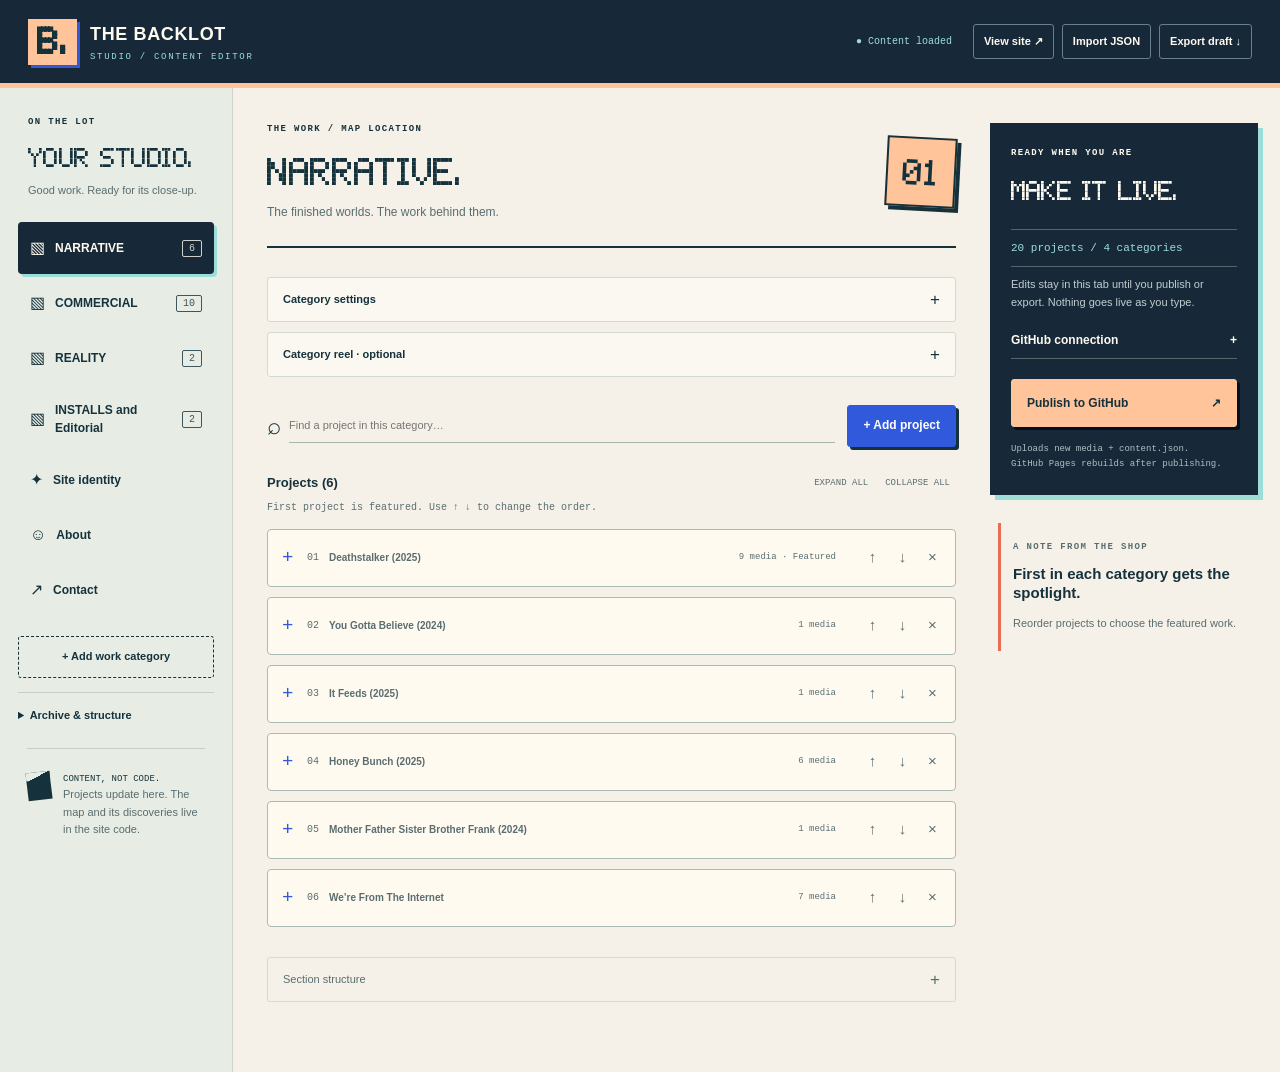
<file: admin.html>
<!DOCTYPE html>
<html lang="en">
<head>
<meta charset="UTF-8">
<meta name="viewport" content="width=device-width, initial-scale=1.0">
<title>Backlot Studio · Portfolio editor</title>
<link rel="stylesheet" href="backlot/admin.css?v=studio1">
</head>
<body>

<a class="skip" href="#editor">Skip to editor</a>
<header class="topbar">
  <a class="brand" href="./" target="_blank" rel="noopener" aria-label="Open the live Backlot portfolio"><span class="brand-mark" aria-hidden="true">B.</span><span>THE BACKLOT<small>STUDIO / CONTENT EDITOR</small></span></a>
  <div class="top-actions">
    <span class="draft-state" id="draftState" role="status">Loading content…</span>
    <a class="act small live-link" href="./" target="_blank" rel="noopener">View site ↗</a>
    <button class="act small" id="btnLoadFile">Import JSON</button>
    <button class="act small" id="btnDownload" disabled>Export draft ↓</button>
  </div>
</header>
<div class="layout">
  <aside class="sidebar">
    <div class="sidebar-top"><span class="eyebrow">ON THE LOT</span><h1>Your studio.</h1><p>Good work. Ready for its close-up.</p></div>
    <nav id="chList" aria-label="Portfolio sections"></nav>
    <button class="act add-category" id="btnAddChannel" disabled>+ Add work category</button>
    <details class="sidebar-tools"><summary>Archive &amp; structure</summary><p class="hint">Legacy sections stay in your file. They do not appear in the Backlot.</p><div id="legacyList"></div><button class="act small" id="btnAddLegacy" disabled>+ Legacy section</button></details>
    <div class="sidebar-note"><span class="tiny-slate" aria-hidden="true"></span><p>CONTENT, NOT CODE.<br><span>Projects update here. The map and its discoveries live in the site code.</span></p></div>
  </aside>
  <main class="editor panel" id="editor" tabindex="-1">
    <div class="editor-heading"><div><span class="eyebrow" id="editorKicker">THE EDITING ROOM</span><h2 id="editorTitle">Loading the studio.</h2><p id="editorNote">Fetching your current portfolio.</p></div><span class="section-stamp" id="editorStamp" aria-hidden="true">01</span></div>
    <div id="editorBody"><p class="hint">Your projects will appear here.</p></div>
  </main>
  <aside class="publish-panel" aria-label="Publish your changes">
    <div class="publish-card">
      <span class="eyebrow">READY WHEN YOU ARE</span><h2>Make it live.</h2>
      <div class="publish-summary" id="publishSummary">Current portfolio</div>
      <p class="hint">Edits stay in this tab until you publish or export. Nothing goes live as you type.</p>
      <details class="repo-settings" id="repoSettings"><summary>GitHub connection <span>↗</span></summary>
        <label class="f" for="ghOwner">GitHub owner</label><input type="text" id="ghOwner" value="benjaminmtran1" placeholder="your-username">
        <label class="f" for="ghRepo">Repository</label><input type="text" id="ghRepo" value="crt-portfolio" placeholder="crt-portfolio">
        <label class="f" for="ghBranch">Branch</label><input type="text" id="ghBranch" value="main">
        <label class="f" for="ghToken">Fine-grained token</label><input type="password" id="ghToken" placeholder="github_pat_…">
        <label class="check"><input type="checkbox" id="ghRemember"> Remember settings and token in this browser</label>
        <p class="hint">Use your existing token with Contents: read/write for this repository. The token stays in this browser, never in content.json.</p>
      </details>
      <button class="act primary publish-button" id="btnPublish" disabled>Publish to GitHub <span>↗</span></button>
      <div class="status" id="pubStatus" role="status" aria-live="polite"></div>
      <div class="pending" id="pendingList"></div>
      <p class="publish-footnote">Uploads new media + content.json.<br>GitHub Pages rebuilds after publishing.</p>
    </div>
    <div class="studio-tip"><span class="eyebrow">A NOTE FROM THE SHOP</span><p>First in each category gets the spotlight.</p><span>Reorder projects to choose the featured work.</span></div>
  </aside>
</div>

<input type="file" id="jsonPicker" accept="application/json">
<input type="file" id="mediaPicker" accept="image/*,video/mp4,video/webm">
<input type="file" id="mediaPickerMulti" accept="image/*,video/mp4,video/webm" multiple>

<script>
/* ============================================================
   STATE
   ============================================================ */
let content = null;
let selected = 0;
let pendingAssets = {};   // path -> { base64, mime }
let mediaTarget = null;   // callback for the shared file picker
let loadedSnapshot = '';
let repositoryBaseline = null;
let publishing = false;
const MAP_IDS = new Set(['narrative','commercial','reality','installation','about','contact']);

const $ = id => document.getElementById(id);
const esc = s => String(s ?? '').replace(/&/g,'&amp;').replace(/</g,'&lt;').replace(/>/g,'&gt;').replace(/"/g,'&quot;');

const BLANK = {
  hero:    { type:'hero', label:'SIGNAL', sub:'', paragraphs:[''], carousel:[], showTestBars:true },
  guide:   { type:'guide', label:'BUILDS', title:'', sub:'', reel:{kind:'none',src:'',caption:'MAIN FEATURE — REEL'}, projects:[] },
  process: { type:'process', label:'PROCESS', title:'', sub:'', steps:[] },
  contact: { type:'contact', label:'CONTACT', title:'', sub:'', rows:[], tx:[], note:'' },
  profile: { type:'profile', label:'ABOUT', title:'', sub:'', name:'', role:'',
             portrait:{src:'',caption:''}, slate:[], paragraphs:[''] },
  custom:  { type:'custom', label:'NEW', title:'', sub:'', blocks:[] }
};

/* ============================================================
   LOAD
   ============================================================ */
function validateContent(c) {
  if (!c || typeof c !== 'object' || Array.isArray(c) || !c.site || typeof c.site !== 'object' || Array.isArray(c.site) || !Array.isArray(c.channels)) throw new Error('Use a portfolio JSON file with a site object and channels array.');
  for (const ch of c.channels) {
    if (!ch || typeof ch !== 'object' || Array.isArray(ch)) throw new Error('Every section must be an object.');
    for (const key of ['projects','steps','rows','tx','slate','blocks','carousel']) if (ch[key] !== undefined && (!Array.isArray(ch[key]) || ch[key].some(x => !x || typeof x !== 'object' || Array.isArray(x)))) throw new Error('Invalid ' + key + ' list in ' + (ch.label || 'section') + '.');
    if (ch.paragraphs !== undefined && (!Array.isArray(ch.paragraphs) || ch.paragraphs.some(x => typeof x !== 'string'))) throw new Error('Biography paragraphs must be a list of text.');
    for (const project of ch.projects || []) for (const key of ['meta','gallery']) if (project[key] !== undefined && (!Array.isArray(project[key]) || project[key].some(x => !x || typeof x !== 'object' || Array.isArray(x)))) throw new Error('Invalid project ' + key + ' list.');
  }
}
function hasDraftChanges() { return !!content && (JSON.stringify(content) !== loadedSnapshot || Object.keys(pendingAssets).length > 0); }
function updateDraftStatus() {
  if (!content) return;
  const changed = hasDraftChanges();
  $('draftState').textContent = changed ? '● Unpublished edits' : '● Content loaded';
  $('draftState').classList.toggle('changed', changed);
  const cats = content.channels.filter(c => c.type === 'guide');
  const count = cats.reduce((n,c) => n + (c.projects || []).length, 0);
  $('publishSummary').textContent = count + ' projects / ' + cats.length + ' categories';
}
function boot(c, imported = false) {
  validateContent(c);
  content = c;
  // Importing is a draft replacement, not evidence of what is on GitHub.
  if (!imported) repositoryBaseline = JSON.stringify(c);
  loadedSnapshot = imported ? (repositoryBaseline || '') : JSON.stringify(c);
  selected = Math.max(0, c.channels.findIndex(ch => ch.type === 'guide'));
  ['btnDownload','btnPublish','btnAddChannel','btnAddLegacy'].forEach(id => $(id).disabled = false);
  $('btnPublish').disabled = publishing;
  renderChannelList();
  renderEditor();
  updateDraftStatus();
}
window.addEventListener('beforeunload', e => { if (hasDraftChanges()) { e.preventDefault(); e.returnValue = ''; } });
['input','change','click'].forEach(type => document.addEventListener(type, () => queueMicrotask(updateDraftStatus)));
fetch('content.json', { cache:'no-store' })
  .then(r => r.ok ? r.json() : Promise.reject())
  .then(c => { if (!content) boot(c); })
  .catch(() => {
    if (content) return;
    $('editorTitle').textContent = 'Bring your content.';
    $('editorNote').textContent = 'The portfolio file could not be loaded.';
    $('draftState').textContent = 'Not loaded';
    $('editorBody').innerHTML = '<p class="notice">Import your content.json to start editing, or open the editor from the live site rather than directly from disk.</p>';
  });

$('btnLoadFile').onclick = () => $('jsonPicker').click();
$('jsonPicker').onchange = async e => {
  const f = e.target.files[0]; if (!f) return;
  try {
    const next = JSON.parse(await f.text()); validateContent(next);
    if (hasDraftChanges() && !confirm('Replace this draft and its queued media? Export it first if you want to keep your unpublished changes.')) return;
    pendingAssets = {}; boot(next, true); renderPending(); setStatus('Draft imported. This replaces, rather than merges, portfolio content. Compare it with the latest version before publishing.', 'ok');
  } catch (err) { setStatus('Could not import: ' + err.message, 'err'); }
  finally { e.target.value = ''; }
};

/* ============================================================
   CHANNEL LIST
   ============================================================ */
function activeSection(ch) { return ch.type === 'guide' || ch.id === 'signal' || ch.id === 'about' || ch.id === 'contact'; }
function sectionName(ch) { return ch.id === 'signal' ? 'Site identity' : ch.id === 'about' ? 'About' : ch.id === 'contact' ? 'Contact' : ch.label || 'Untitled'; }
function renderChannelList() {
  const live = $('chList'), legacy = $('legacyList'); live.innerHTML = ''; legacy.innerHTML = '';
  const ordered = content.channels.map((ch,i) => ({ch,i})).sort((a,b) => Number(b.ch.type === 'guide') - Number(a.ch.type === 'guide'));
  for (const {ch,i} of ordered) {
    const button = document.createElement('button'); button.className = 'ch-item' + (i === selected ? ' active' : '');
    button.setAttribute('aria-current', i === selected ? 'page' : 'false');
    button.innerHTML = `<span class="nav-symbol" aria-hidden="true">${ch.type === 'guide' ? '▧' : ch.id === 'about' ? '☺' : ch.id === 'contact' ? '↗' : '✦'}</span><span class="grow">${esc(sectionName(ch))}</span>${ch.type === 'guide' ? `<span class="nav-count">${(ch.projects || []).length}</span>` : ''}`;
    button.onclick = () => { selected = i; renderChannelList(); renderEditor(); };
    (activeSection(ch) ? live : legacy).appendChild(button);
  }
}
function swap(a, b) {
  [content.channels[a], content.channels[b]] = [content.channels[b], content.channels[a]];
  if (selected === a) selected = b; else if (selected === b) selected = a;
  renderChannelList(); renderEditor();
}
function addSection(type) {
  if (!content || !BLANK[type]) return;
  const ch = JSON.parse(JSON.stringify(BLANK[type])); ch.id = 'ch-' + Date.now().toString(36);
  if (type === 'guide') { ch.label = 'New category'; ch.reel.caption = ''; }
  content.channels.push(ch); selected = content.channels.length - 1;
  renderChannelList(); renderEditor(); updateDraftStatus();
}
$('btnAddChannel').onclick = () => addSection('guide');
$('btnAddLegacy').onclick = () => {
  const type = prompt('Legacy section type: hero, process, profile, contact or custom. These do not add a Backlot map destination.', 'custom');
  if (type && type !== 'guide') addSection(type);
};

/* ============================================================
   MEDIA PICKER (shared)
   ============================================================ */
let mediaStatusEl = null;  // the picked slot's caption line, for progress/errors
function pickMedia(cb, btn) {
  mediaTarget = cb;
  mediaStatusEl = btn && btn.closest ? (btn.closest('.media-row') || {querySelector:()=>null}).querySelector('.path') : null;
  $('mediaPicker').click();
}
function setMediaStatus(msg, isErr) {
  if (mediaStatusEl) { mediaStatusEl.textContent = msg; mediaStatusEl.style.color = isErr ? '#b0564a' : ''; }
}
$('mediaPicker').onchange = async e => {
  const f = e.target.files[0]; if (!f || !mediaTarget) return;
  const target = mediaTarget, targetContent = content;
  setMediaStatus('PROCESSING ' + f.name + '…');
  try {
    const { base64, mime, name } = await prepareMedia(f);
    if (content !== targetContent) { mediaTarget = null; e.target.value = ''; setStatus('The draft changed during upload. Add that media again to the current draft.', 'err'); return; }
    const path = 'assets/' + name;
    pendingAssets[path] = { base64, mime };
    target(path, 'data:' + mime + ';base64,' + base64);
  } catch (err) {
    console.error('Media prepare failed:', err);
    setMediaStatus('✕ ' + err.message, true);
  }
  mediaTarget = null;
  e.target.value = '';
  renderPending();
};

/* batch picker: every selected file runs through prepareMedia, one slide each */
let mediaMultiTarget = null, mediaMultiBtn = null;
function pickMediaMulti(cb, btn) { mediaMultiTarget = cb; mediaMultiBtn = btn || null; $('mediaPickerMulti').click(); }
$('mediaPickerMulti').onchange = async e => {
  const files = Array.from(e.target.files || []);
  if (!files.length || !mediaMultiTarget) return;
  const target = mediaMultiTarget, targetContent = content;
  const label = mediaMultiBtn ? mediaMultiBtn.textContent : '';
  const paths = [], fails = [];
  for (let i = 0; i < files.length; i++) {
    if (mediaMultiBtn) mediaMultiBtn.textContent = `PROCESSING ${i + 1}/${files.length}…`;
    try {
      const { base64, mime, name } = await prepareMedia(files[i]);
      if (content !== targetContent) { setStatus('The draft changed during upload. Add that media again to the current draft.', 'err'); break; }
      const path = 'assets/' + name;
      pendingAssets[path] = { base64, mime };
      paths.push(path);
    } catch (err) {
      console.error('Batch item failed:', files[i].name, err);
      fails.push(files[i].name + ' — ' + err.message);
    }
  }
  if (mediaMultiBtn) mediaMultiBtn.textContent = label;
  if (paths.length && content === targetContent) target(paths);
  if (fails.length) alert('SKIPPED ' + fails.length + ' FILE(S)\n\n' + fails.join('\n\n'));
  mediaMultiTarget = null; mediaMultiBtn = null;
  e.target.value = '';
  renderPending();
};

/* Normalize media before it's queued: big photos get downscaled and
   re-encoded as JPEG (HEIC converts too, where the browser can decode it),
   so uploads stay small and everything renders on the live site. */
const IMG_MAX_DIM = 1920, IMG_JPEG_Q = 0.82, VIDEO_MAX_MB = 25;
async function prepareMedia(f) {
  const safe = f.name.toLowerCase().replace(/[^a-z0-9._-]+/g, '-');
  const isVideo = f.type.startsWith('video/') || /\.(mp4|webm|mov|m4v)$/i.test(f.name);
  if (isVideo) {
    if (f.size > VIDEO_MAX_MB * 1024 * 1024)
      throw new Error(`This video is ${(f.size / 1048576).toFixed(0)} MB — too big to commit through the GitHub API. Host it on YouTube or Vimeo (Showreel supports both), or compress it under ${VIDEO_MAX_MB} MB.`);
    if (/\.(mov|m4v)$/i.test(safe))
      throw new Error('MOV files don\'t play in every browser. Export as MP4 (H.264) and upload that instead.');
    return { base64: await blobB64(f), mime: f.type || 'video/mp4', name: safe };
  }
  if (/\.(gif|svg)$/i.test(safe))  /* keep animation / vectors untouched */
    return { base64: await blobB64(f), mime: f.type, name: safe };
  let bmp;
  try { bmp = await createImageBitmap(f); }
  catch {
    /* older Safari can't createImageBitmap from a File — decode via <img> */
    bmp = await new Promise((res, rej) => {
      const url = URL.createObjectURL(f);
      const im = new Image();
      im.onload = () => { URL.revokeObjectURL(url); res(im); };
      im.onerror = () => {
        URL.revokeObjectURL(url);
        const heic = /heic|heif/i.test(f.name + ' ' + f.type);
        rej(new Error(heic
          ? 'HEIC photo — this browser can\'t read it (and the live site can\'t display it). On iPhone: share via AirDrop/Mail with "Most Compatible", or convert to JPEG and re-upload.'
          : 'Couldn\'t decode this image in this browser. Convert it to JPEG or PNG and try again.'));
      };
      im.src = url;
    });
  }
  const bw = bmp.naturalWidth || bmp.width, bh = bmp.naturalHeight || bmp.height;
  const scale = Math.min(1, IMG_MAX_DIM / Math.max(bw, bh));
  const cv = document.createElement('canvas');
  cv.width = Math.round(bw * scale);
  cv.height = Math.round(bh * scale);
  const ctx = cv.getContext('2d');
  ctx.fillStyle = '#000';               /* transparency → tube black */
  ctx.fillRect(0, 0, cv.width, cv.height);
  ctx.drawImage(bmp, 0, 0, cv.width, cv.height);
  if (bmp.close) bmp.close();
  const blob = await new Promise(r => cv.toBlob(r, 'image/jpeg', IMG_JPEG_Q));
  if (!blob) throw new Error('Image re-encode failed — try converting to JPEG manually.');
  const name = safe.replace(/\.(heic|heif|png|webp|jpe?g|tiff?|avif|bmp)$/i, '') + '.jpg';
  return { base64: await blobB64(blob), mime: 'image/jpeg', name };
}
function blobB64(blob) {
  return new Promise((res, rej) => {
    const r = new FileReader();
    r.onload = () => res(r.result.split(',')[1]);
    r.onerror = () => rej(new Error('Could not read the file.'));
    r.readAsDataURL(blob);
  });
}
function previewSrc(path) {
  if (pendingAssets[path]) return 'data:' + pendingAssets[path].mime + ';base64,' + pendingAssets[path].base64;
  return path;
}
function embedPreview(path) {
  if (/(?:youtube\.com\/(?:watch|shorts|embed)|youtu\.be\/)/.test(path)) {
    const id = path.replace(/^.*(?:youtu\.be\/|v=|shorts\/|embed\/)([\w-]+).*$/, '$1');
    return `<iframe src="https://www.youtube-nocookie.com/embed/${esc(id)}" title="Video preview" loading="lazy" allowfullscreen style="border:0;width:100%;height:100%;"></iframe>`;
  }
  if (/vimeo\.com\/(?:video\/)?\d+/.test(path)) {
    const id = path.replace(/^.*vimeo\.com\/(?:video\/)?(\d+).*$/, '$1');
    return `<iframe src="https://player.vimeo.com/video/${esc(id)}" title="Video preview" loading="lazy" allowfullscreen style="border:0;width:100%;height:100%;"></iframe>`;
  }
  return null;
}
function mediaWidget(path, onPick, { wide } = {}) {
  const has = !!path;
  const src = has ? previewSrc(path) : '';
  const embed = has ? embedPreview(path) : null;
  const isVideo = /\.(mp4|webm|m4v)(\?|#|$)/i.test(path || '');
  return `
    <div class="media-row">
      <div class="tv-frame${wide ? ' wide' : ''}">
        ${has ? (embed || (isVideo ? `<video src="${esc(src)}" controls playsinline preload="metadata"></video>` : `<img src="${esc(src)}" alt="Media preview" loading="lazy">`)) : `<span class="ns">NO MEDIA YET</span>`}
      </div>
      <div class="media-meta">
        <button class="act small" data-media="${esc(onPick)}">${has ? 'REPLACE MEDIA' : 'UPLOAD MEDIA'}</button>
        <button class="act small" data-mediaurl="${esc(onPick)}">USE URL</button>
        ${has ? `<button class="act small danger" data-mediaclear="${esc(onPick)}">CLEAR</button>` : ''}
        <div class="path">${esc(path || 'No media selected. The site uses a placeholder.')}</div>
      </div>
    </div>`;
}

/* ============================================================
   EDITOR
   ============================================================ */
/* Collapse state lives on the item objects themselves (WeakSet), so it
   survives re-renders and follows items when they're reordered — and never
   ends up in the published JSON. Not in the set = collapsed. */
const EXPANDED = new WeakSet();
const OPEN_FOLDS = new WeakMap();
function isOpen(o) { return EXPANDED.has(o); }
function openItem(o) { EXPANDED.add(o); }

/* one collapsible card header: caret, number, title, summary, row buttons */
function cardHead(item, i, kind, title, summary, num) {
  const open = isOpen(item), n = num != null ? num : Number(i) + 1;
  return `<div class="card-head"><button class="card-toggle" data-toggle="${kind}:${i}" aria-expanded="${open}" aria-controls="body-${kind}-${String(i).replace(':','-')}"><span class="caret">${open ? '−' : '+'}</span><span class="num">${String(n).padStart(2,'0')}</span><span class="grow">${esc(title || 'Untitled')}</span>${summary ? `<span class="sum">${summary}</span>` : ''}</button><span class="card-actions"><button data-${kind}-up="${i}" aria-label="Move ${esc(title || 'item')} up" title="Move up">↑</button><button data-${kind}-down="${i}" aria-label="Move ${esc(title || 'item')} down" title="Move down">↓</button><button data-${kind}-del="${i}" aria-label="Remove ${esc(title || 'item')}" title="Remove">×</button></span></div>`;
}
/* short "what's in here" line for a collapsed card */
function mediaSum(src) {
  if (!src) return '<span class="warn">no media</span>';
  if (/^https?:\/\//i.test(src)) {
    if (/youtu\.?be|vimeo/.test(src)) return 'video link';
    return 'url';
  }
  return esc(src.replace(/^assets\//, ''));
}
function listHead(title, count, kind) {
  return `<div class="list-head"><h2>${esc(title)} (${count})</h2>
    <button class="act small" data-expand="${kind}">EXPAND ALL</button>
    <button class="act small" data-collapse="${kind}">COLLAPSE ALL</button></div>`;
}

function field(label, id, value, kind = 'input') {
  const domId = 'field-' + id.replace(/[^a-zA-Z0-9_-]/g, '-');
  return `<div class="field"><label class="f" for="${domId}">${label}</label>${kind === 'textarea' ? `<textarea id="${domId}" data-f="${id}">${esc(value)}</textarea>` : `<input id="${domId}" type="text" data-f="${id}" value="${esc(value)}">`}</div>`;
}
function fold(title, body, extra = '') { return `<details class="fold ${extra}"><summary>${title}<span aria-hidden="true">+</span></summary><div class="fold-body">${body}</div></details>`; }
function legacy(body) { return fold('Legacy fields · not shown in Backlot', '<p class="hint">Kept for compatibility with the old CRT site. Editing these does not change the Backlot.</p>' + body, 'legacy-fold'); }
function paragraphs(ch) { return (ch.paragraphs || []).map((p,i) => `<div class="card paragraph"><div class="card-head"><label class="grow" for="para-${i}">Paragraph ${i+1}</label><button data-del-para="${i}" aria-label="Remove paragraph ${i+1}">× Remove</button></div><textarea id="para-${i}" data-para="${i}">${esc(p)}</textarea></div>`).join('') + '<button class="act small" id="addPara">+ Add paragraph</button>'; }
function structure(ch) { return fold('Section structure', `<p class="hint">ID: ${esc(ch.id)}. ${MAP_IDS.has(ch.id) ? 'This ID connects an existing map destination. Removing the section leaves its map location without content.' : ch.type === 'guide' ? 'Appears in Work index. Adding a physical building needs a code update.' : 'This section has no map destination.'}</p><div class="button-row"><button class="act small" data-section-up>Move earlier</button><button class="act small" data-section-down>Move later</button><button class="act small danger" data-section-remove>Remove section</button></div>`, 'structure-fold'); }

const LEGACY_EDITORS = {
  hero(ch) {
    return field('Channel label (dial + OSD)', 'label', ch.label)
      + field('Subtitle', 'sub', ch.sub)
      + `<label class="f">Intro paragraphs (one per box)</label>`
      + (ch.paragraphs || []).map((p, i) => `
          <div class="card"><div class="card-head"><span class="grow">¶ ${i+1}</span>
            <button data-del-para="${i}">✕ remove</button></div>
            <textarea data-para="${i}">${esc(p)}</textarea></div>`).join('')
      + `<button class="act small" id="addPara">+ PARAGRAPH</button>`
      + listHead('FEATURED CAROUSEL', (ch.carousel || []).length, 'car')
      + `<p class="hint">Slides rotate on the SIGNAL channel — click/swipe to change, auto-advances. Slides can be images or videos (upload, or USE URL with a YouTube/Vimeo link). Leave empty for no carousel.</p>`
      + (ch.carousel || []).map((s, i) => `
        <div class="card${isOpen(s) ? '' : ' collapsed'}">
          ${cardHead(s, i, 'car', s.caption || 'Slide', mediaSum(s.src))}
          <div class="card-body">
            ${field('Caption (e.g. CAM 1 — STOREFRONT)', `c.${i}.caption`, s.caption)}
            ${mediaWidget(s.src, 'car:' + i, { wide: true })}
          </div>
        </div>`).join('')
      + `<button class="act small" id="addSlide">+ SLIDE</button>
         <button class="act small" data-batch-car="1">+ BATCH UPLOAD</button>`
      + `<label style="display:flex;gap:6px;align-items:center;margin-top:14px;font-size:11px;color:var(--ghost);cursor:pointer;">
           <input type="checkbox" data-f="showTestBars" ${ch.showTestBars ? 'checked' : ''} style="accent-color:#c2a35c;"> show test-card color bars
         </label>`;
  },
  guide(ch) {
    const reel = ch.reel || { kind:'none', src:'', caption:'' };
    return field('Channel label', 'label', ch.label)
      + field('Heading', 'title', ch.title)
      + field('Subheading', 'sub', ch.sub)
      + `<label class="f">Showreel</label>
         <select data-f="reel.kind">
           ${['none','youtube','vimeo','file'].map(k => `<option value="${k}" ${reel.kind===k?'selected':''}>${k === 'none' ? 'none (NO SIGNAL)' : k}</option>`).join('')}
         </select>`
      + field('Reel URL (YouTube/Vimeo link) or file path', 'reel.src', reel.src)
      + field('Reel caption', 'reel.caption', reel.caption)
      + (reel.kind === 'file' ? mediaWidget(reel.src, 'reel', { wide:true }) : '')
      + listHead('PROJECTS', (ch.projects || []).length, 'proj')
      + (ch.projects || []).map((p, i) => {
        const nGal = (p.gallery || []).length;
        const sum = [nGal ? nGal + ' img' : '', p.writeup ? 'write-up' : '', p.image ? '' : 'no still']
          .filter(Boolean).join(' · ');
        return `
        <div class="card${isOpen(p) ? '' : ' collapsed'}">
          ${cardHead(p, i, 'proj', p.title, sum)}
          <div class="card-body">
            ${field('Timeslot', `p.${i}.time`, p.time)}
            ${field('Title', `p.${i}.title`, p.title)}
            ${field('Description', `p.${i}.desc`, p.desc, 'textarea')}
            ${field('Tags (e.g. TIMBER · STAGE)', `p.${i}.tags`, p.tags)}
            ${field('Image caption (e.g. CAM 1)', `p.${i}.caption`, p.caption)}
            ${mediaWidget(p.image, 'proj:' + i)}
            ${field('Pop-up write-up (blank line = new paragraph; leave empty to disable pop-up)', `p.${i}.writeup`, p.writeup || '', 'textarea')}
            <label class="f">Programme information (ROLE comes from Tags automatically)</label>
            ${(p.meta || []).map((m, mi) => `
              <div class="card">
                <div class="card-head"><span class="grow">${esc(m.k || 'FIELD')}</span>
                  <button data-meta-del="${i}:${mi}">✕ remove</button></div>
                ${field('Label (YEAR / CLIENT / DIRECTOR…)', `p.${i}.meta.${mi}.k`, m.k)}
                ${field('Value', `p.${i}.meta.${mi}.v`, m.v)}
              </div>`).join('')}
            <button class="act small" data-meta-add="${i}">+ INFO FIELD</button>
            <label class="f">Pop-up gallery (${nGal})</label>
            ${(p.gallery || []).map((g, gi) => `
              <div class="card${isOpen(g) ? '' : ' collapsed'}">
                ${cardHead(g, `${i}:${gi}`, 'gal', g.caption || 'Image ' + (gi + 1), mediaSum(g.src), gi + 1)}
                <div class="card-body">
                  ${field('Caption', `p.${i}.gallery.${gi}.caption`, g.caption)}
                  ${mediaWidget(g.src, `gal:${i}:${gi}`, { wide: true })}
                </div>
              </div>`).join('')}
            <button class="act small" data-add-gal="${i}">+ GALLERY IMAGE</button>
            <button class="act small" data-batch-gal="${i}">+ BATCH UPLOAD</button>
          </div>
        </div>`; }).join('')
      + `<button class="act primary" id="addProject">+ NEW PROJECT</button>`;
  },
  process(ch) {
    return field('Channel label', 'label', ch.label)
      + field('Heading', 'title', ch.title)
      + field('Subheading', 'sub', ch.sub)
      + (ch.steps || []).map((s, i) => `
        <div class="card">
          <div class="card-head"><span class="grow">STEP ${i+1}</span>
            <button data-step-up="${i}">▲</button><button data-step-down="${i}">▼</button>
            <button data-step-del="${i}">✕ remove</button></div>
          ${field('Timecode heading (e.g. 00:04:12:08 — BUILD)', `s.${i}.timecode`, s.timecode)}
          ${field('Text', `s.${i}.text`, s.text, 'textarea')}
          ${field('Image caption (optional)', `s.${i}.caption`, s.caption)}
          ${mediaWidget(s.image, 'step:' + i, { wide:true })}
        </div>`).join('')
      + `<button class="act primary" id="addStep">+ NEW STEP</button>`;
  },
  contact(ch) {
    return field('Channel label', 'label', ch.label)
      + field('Heading', 'title', ch.title)
      + field('Subheading', 'sub', ch.sub)
      + (ch.rows || []).map((r, i) => `
        <div class="card">
          <div class="card-head"><span class="grow">${esc(r.k || 'ROW')}</span>
            <button data-row-del="${i}">✕ remove</button></div>
          ${field('Key (EMAIL / PHONE / REEL…)', `r.${i}.k`, r.k)}
          ${field('Display text', `r.${i}.label`, r.label)}
          ${field('Link (mailto:, tel:, https://…)', `r.${i}.href`, r.href)}
        </div>`).join('')
      + `<button class="act small" id="addRow">+ ROW</button>`
      + `<div class="card-head" style="margin-top:14px"><span class="grow">TRANSMITTER DATA</span></div>`
      + (ch.tx || []).map((t, i) => `
        <div class="card">
          <div class="card-head"><span class="grow">${esc(t.k || 'ROW')}</span>
            <button data-tx-del="${i}">✕ remove</button></div>
          ${field('Label (SERVICE / LOCATION / STATUS…)', `t.${i}.k`, t.k)}
          ${field('Value', `t.${i}.v`, t.v)}
        </div>`).join('')
      + `<button class="act small" id="addTx">+ TRANSMITTER ROW</button>`
      + field('Sign-off line', 'note', ch.note);
  },
  profile(ch) {
    const por = ch.portrait || { src:'', caption:'' };
    return field('Channel label', 'label', ch.label)
      + field('Heading', 'title', ch.title)
      + field('Subheading', 'sub', ch.sub)
      + `<div class="card-head" style="margin-top:14px"><span class="grow">LOWER THIRD</span></div>`
      + field('Name', 'name', ch.name)
      + field('Role', 'role', ch.role)
      + `<label class="f">Portrait</label>`
      + mediaWidget(por.src, 'portrait', { wide:true })
      + `<div class="card-head" style="margin-top:14px"><span class="grow">PERSONNEL SLATE</span></div>`
      + (ch.slate || []).map((s, i) => `
        <div class="card">
          <div class="card-head"><span class="grow">${esc(s.k || 'ROW')}</span>
            <button data-slate-del="${i}">✕ remove</button></div>
          ${field('Label (BASED / TRADE / ACTIVE…)', `sl.${i}.k`, s.k)}
          ${field('Value', `sl.${i}.v`, s.v)}
        </div>`).join('')
      + `<button class="act small" id="addSlate">+ SLATE ROW</button>`
      + `<label class="f">Transcript paragraphs (timecodes are generated)</label>`
      + (ch.paragraphs || []).map((p, i) => `
          <div class="card"><div class="card-head"><span class="grow">¶ ${i+1}</span>
            <button data-del-para="${i}">✕ remove</button></div>
            <textarea data-para="${i}">${esc(p)}</textarea></div>`).join('')
      + `<button class="act small" id="addPara">+ PARAGRAPH</button>`;
  },
  custom(ch) {
    return field('Channel label', 'label', ch.label)
      + field('Heading', 'title', ch.title)
      + field('Subheading', 'sub', ch.sub)
      + (ch.blocks || []).map((b, i) => `
        <div class="card">
          <div class="card-head"><span class="grow">${esc(String(b.kind || 'unknown').toUpperCase())} BLOCK</span>
            <button data-blk-up="${i}">▲</button><button data-blk-down="${i}">▼</button>
            <button data-blk-del="${i}">✕ remove</button></div>
          ${b.kind === 'text' ? field('Text', `b.${i}.text`, b.text, 'textarea') : ''}
          ${b.kind !== 'text' ? field('Caption', `b.${i}.caption`, b.caption) : ''}
          ${b.kind === 'video' ? `<label class="f">Video source</label>
            <select data-f="b.${i}.videoKind">
              ${['file','youtube','vimeo'].map(k => `<option value="${k}" ${b.videoKind===k?'selected':''}>${k}</option>`).join('')}
            </select>${field('URL or file path', `b.${i}.src`, b.src)}` : ''}
          ${b.kind === 'image' ? mediaWidget(b.src, 'blk:' + i, { wide:true }) : ''}
          ${b.kind === 'video' && b.videoKind === 'file' ? mediaWidget(b.src, 'blk:' + i, { wide:true }) : ''}
        </div>`).join('')
      + `<button class="act small" data-add-blk="text">+ TEXT</button>
         <button class="act small" data-add-blk="image">+ IMAGE</button>
         <button class="act small" data-add-blk="video">+ VIDEO</button>`;
  }
};

const EDITORS = {
  hero(ch) {
    return `<div class="identity-card"><span class="eyebrow">THE NAME ON THE GATE</span><div class="form-grid"><div class="field"><label class="f" for="siteHeroName">Display name</label><input type="text" id="siteHeroName" data-site="heroName" value="${esc(content.site.heroName)}"><p class="hint">Used in the title screen and portfolio header.</p></div><div class="field"><label class="f" for="sitePageTitle">Browser tab title</label><input type="text" id="sitePageTitle" data-site="pageTitle" value="${esc(content.site.pageTitle)}"></div></div>${field('In-game header role', 'sub', ch.sub)}<p class="hint">The title-screen credit is Construction Coordinator. This role line appears in the in-game header.</p></div>`
      + legacy(field('Old channel label', 'label', ch.label) + '<h3>Welcome paragraphs</h3>' + paragraphs(ch)
        + listHead('Old carousel', (ch.carousel || []).length, 'car')
        + (ch.carousel || []).map((item,i) => `<div class="card${isOpen(item) ? '' : ' collapsed'}">${cardHead(item,i,'car',item.caption || 'Slide',mediaSum(item.src))}<div class="card-body" id="body-car-${i}">${field('Caption',`c.${i}.caption`,item.caption)}${mediaWidget(item.src,'car:'+i,{wide:true})}</div></div>`).join('')
        + '<button class="act small" id="addSlide">+ Slide</button> <button class="act small" data-batch-car="1">+ Batch upload</button>'
        + `<label class="check"><input type="checkbox" data-f="showTestBars" ${ch.showTestBars ? 'checked' : ''}> Show old test-card color bars</label>`);
  },
  guide(ch) {
    const reel = ch.reel || {kind:'none',src:'',caption:''};
    const settings = `<div class="form-grid">${field('Category name', 'label', ch.label)}${field('Short description', 'sub', ch.sub)}</div>${field('Location eyebrow', 'title', ch.title)}<p class="hint">Name and description appear in the work index${MAP_IDS.has(ch.id) ? ' and at this map location' : ''}.</p>`;
    const reelFields = `<label class="f" for="reel-kind">Reel source</label><select id="reel-kind" data-f="reel.kind">${['none','youtube','vimeo','file'].map(k=>`<option value="${k}" ${reel.kind === k ? 'selected' : ''}>${k === 'none' ? 'No category reel' : k === 'file' ? 'Video file' : k === 'youtube' ? 'YouTube' : 'Vimeo'}</option>`).join('')}</select>${reel.kind !== 'none' ? field('Reel URL or file path','reel.src',reel.src) + field('Link text','reel.caption',reel.caption) + (reel.kind === 'file' ? mediaWidget(reel.src,'reel',{wide:true}) : '') : '<p class="hint">Optional. Project videos belong in each project’s gallery below.</p>'}`;
    return fold('Category settings', settings) + fold('Category reel · optional', reelFields)
      + `<div class="project-toolbar"><label class="search-label" for="admin-project-search"><span aria-hidden="true">⌕</span><input id="admin-project-search" type="search" data-project-search placeholder="Find a project in this category…"></label><button class="act primary" id="addProject">+ Add project</button></div>`
      + listHead('Projects', (ch.projects || []).length, 'proj')
      + '<p class="list-note">First project is featured. Use ↑ ↓ to change the order.</p>'
      + ((ch.projects || []).length ? (ch.projects || []).map((p,i) => {
        const gallery = p.gallery || [];
        const sum = [gallery.length ? gallery.length + ' media' : 'No gallery',i===0?'Featured':''].filter(Boolean).join(' · ');
        return `<article data-project-card="${i}" class="card project-card${isOpen(p) ? '' : ' collapsed'}">${cardHead(p,i,'proj',p.title,sum)}<div class="card-body" id="body-proj-${i}">
          <div class="form-grid">${field('Project title',`p.${i}.title`,p.title)}${field('Your role / credits',`p.${i}.tags`,p.tags)}</div>
          ${field('Short description · optional',`p.${i}.desc`,p.desc,'textarea')}
          <div class="section-label"><h3>Cover media</h3><span>Shown first in the project</span></div>${mediaWidget(p.image,'proj:'+i,{wide:true})}${field('Cover caption · optional',`p.${i}.caption`,p.caption)}
          ${fold('Write-up & extra details · optional', field('Project story · blank line for a new paragraph',`p.${i}.writeup`,p.writeup,'textarea') + '<p class="hint">Extra facts such as year, client or director. Your role is already shown above.</p>' + (p.meta || []).map((m,mi) => `<div class="info-row"><div class="form-grid">${field('Label',`p.${i}.meta.${mi}.k`,m.k)}${field('Value',`p.${i}.meta.${mi}.v`,m.v)}</div><button class="icon-button" data-meta-del="${i}:${mi}" aria-label="Remove detail ${mi+1}">×</button></div>`).join('') + `<button class="act small" data-meta-add="${i}">+ Add detail</button>`)}
          <div class="section-label"><h3>Gallery & film links <span class="count-pill">${gallery.length}</span></h3></div><p class="hint">Photos, MP4/WebM videos, or YouTube/Vimeo links. Supported videos play inside the project gallery; captions also label the watch button.</p>
          ${gallery.map((g,gi) => `<div class="card gallery-card${isOpen(g) ? '' : ' collapsed'}">${cardHead(g,`${i}:${gi}`,'gal',g.caption || (/youtu\.?be|vimeo/.test(g.src || '') ? 'Film link' : 'Media '+(gi+1)),mediaSum(g.src),gi+1)}<div class="card-body" id="body-gal-${i}-${gi}">${mediaWidget(g.src,`gal:${i}:${gi}`,{wide:true})}${field('Caption / link text · optional',`p.${i}.gallery.${gi}.caption`,g.caption)}</div></div>`).join('')}
          <div class="button-row"><button class="act small" data-add-gal="${i}">+ Add media or film link</button><button class="act small" data-batch-gal="${i}">+ Upload several</button></div>
          ${p.time !== undefined ? legacy(field('Old TV timeslot',`p.${i}.time`,p.time)) : ''}
        </div></article>`;
      }).join('') : '<div class="empty-state"><span aria-hidden="true">▧</span><h3>The next build starts here.</h3><p>Add a project, give it a title and bring in your photos.</p></div>')
      + structure(ch);
  },
  profile(ch) {
    return `<div class="form-grid">${field('Name','name',ch.name)}${field('Role','role',ch.role)}</div>${field('About headline','sub',ch.sub)}<div class="section-label"><h3>Portrait</h3></div>${mediaWidget(ch.portrait?.src,'portrait',{wide:true})}<div class="section-label"><h3>Biography</h3></div>${paragraphs(ch)}`
      + fold('At-a-glance details', (ch.slate || []).map((s,i)=>`<div class="info-row"><div class="form-grid">${field('Label · e.g. Based',`sl.${i}.k`,s.k)}${field('Value',`sl.${i}.v`,s.v)}</div><button class="icon-button" data-slate-del="${i}" aria-label="Remove detail ${i+1}">×</button></div>`).join('') + '<button class="act small" id="addSlate">+ Add detail</button>')
      + fold('Map label',field('Location label','label',ch.label))
      + legacy(field('Old heading','title',ch.title) + field('Old portrait caption','portrait.caption',ch.portrait?.caption)) + structure(ch);
  },
  contact(ch) {
    return field('Contact eyebrow','sub',ch.sub)
      + (ch.rows || []).map((r,i)=>`<div class="card contact-card"><div class="card-head"><h3 class="grow">${esc(r.k || 'Contact link')}</h3><button data-row-del="${i}" aria-label="Remove contact link ${i+1}">× Remove</button></div><div class="form-grid">${field('Label · e.g. Email',`r.${i}.k`,r.k)}${field('Display text',`r.${i}.label`,r.label)}</div>${field('Destination · mailto:, tel: or https://',`r.${i}.href`,r.href)}</div>`).join('')
      + '<button class="act primary" id="addRow">+ Add contact link</button>'
      + fold('Map label',field('Location label','label',ch.label))
      + legacy(field('Old heading','title',ch.title) + (ch.tx || []).map((t,i)=>`<div class="info-row"><div class="form-grid">${field('Old transmitter label',`t.${i}.k`,t.k)}${field('Value',`t.${i}.v`,t.v)}</div><button class="icon-button" data-tx-del="${i}" aria-label="Remove transmitter row ${i+1}">×</button></div>`).join('') + '<button class="act small" id="addTx">+ Transmitter row</button>' + field('Old sign-off','note',ch.note)) + structure(ch);
  }
};
function renderEditor() {
  renderChannelList();
  const ch = content.channels[selected];
  if (!ch) { $('editorTitle').textContent = 'A clean slate.'; $('editorNote').textContent = 'Add a work category to begin.'; $('editorBody').innerHTML = ''; return; }
  const active = activeSection(ch), number = content.channels.filter(c=>c.type==='guide').indexOf(ch) + 1;
  $('editorTitle').textContent = sectionName(ch) + '.';
  $('editorKicker').textContent = ch.type === 'guide' ? 'THE WORK / ' + (MAP_IDS.has(ch.id) ? 'MAP LOCATION' : 'WORK INDEX') : active ? 'THE STUDIO / ' + sectionName(ch).toUpperCase() : 'THE ARCHIVE / LEGACY CONTENT';
  $('editorStamp').textContent = ch.type === 'guide' ? String(number).padStart(2,'0') : ch.id === 'about' ? '05' : ch.id === 'contact' ? '06' : '✦';
  $('editorNote').textContent = ch.type === 'guide' ? 'The finished worlds. The work behind them.' : ch.id === 'about' ? 'A little about the person behind the builds.' : ch.id === 'contact' ? 'Make it easy for the next project to find you.' : ch.id === 'signal' ? 'Your name and identity, across the portfolio.' : 'Preserved in your file. Not displayed by the Backlot.';
  const editor = active ? (ch.id === 'signal' ? EDITORS.hero : ch.id === 'about' ? EDITORS.profile : ch.id === 'contact' ? EDITORS.contact : EDITORS.guide) : LEGACY_EDITORS[ch.type];
  $('editorBody').innerHTML = editor ? (active ? '' : '<p class="notice">This section belongs to the old CRT portfolio. It is preserved for compatibility, but not shown in the Backlot.</p>') + editor(ch) + (active ? '' : structure(ch)) : '<p class="notice">This section type is not supported by this editor. Its data is preserved unchanged in import, export and publishing.</p>' + structure(ch);
  const folds = OPEN_FOLDS.get(ch) || new Set();
  $('editorBody').querySelectorAll('details').forEach((el,i) => { el.open = folds.has(i); el.addEventListener('toggle', () => { if (el.open) folds.add(i); else folds.delete(i); OPEN_FOLDS.set(ch,folds); }); });
  wireEditor(ch);
}


function setByPath(obj, path, val) {
  const parts = path.split('.');
  let t = obj;
  for (let i = 0; i < parts.length - 1; i++) {
    const key = parts[i];
    if (key === 'p') t = t.projects[Number(parts[++i])];
    else if (key === 's') t = t.steps[Number(parts[++i])];
    else if (key === 'r') t = t.rows[Number(parts[++i])];
    else if (key === 't') t = t.tx[Number(parts[++i])];
    else if (key === 'meta') { if (!t.meta) t.meta = []; t = t.meta[Number(parts[++i])]; }
    else if (key === 'sl') { if (!t.slate) t.slate = []; t = t.slate[Number(parts[++i])]; }
    else if (key === 'b') t = t.blocks[Number(parts[++i])];
    else if (key === 'c') t = t.carousel[Number(parts[++i])];
    else { if (!t[key]) t[key] = {}; t = t[key]; }
  }
  t[parts[parts.length - 1]] = val;
}

function wireEditor(ch) {
  const body = $('editorBody');
  body.querySelectorAll('[data-site]').forEach(el => el.addEventListener('input', () => { content.site[el.dataset.site] = el.value; }));
  body.querySelectorAll('[data-project-search]').forEach(el => el.addEventListener('input', () => { const q = el.value.toLowerCase(); body.querySelectorAll('[data-project-card]').forEach(card => { const p = ch.projects[Number(card.dataset.projectCard)]; card.hidden = !((p.title || '') + ' ' + (p.tags || '')).toLowerCase().includes(q); }); }));

  body.querySelectorAll('[data-f]').forEach(el => {
    const apply = () => {
      const v = el.type === 'checkbox' ? el.checked : el.value;
      setByPath(ch, el.dataset.f, v);
      if (el.dataset.f === 'label') { renderChannelList(); $('editorTitle').textContent = sectionName(ch) + '.'; }
      if (el.tagName === 'SELECT') renderEditor();
    };
    el.addEventListener(el.tagName === 'SELECT' || el.type === 'checkbox' ? 'change' : 'input', apply);
  });
  body.querySelectorAll('[data-para]').forEach(el =>
    el.addEventListener('input', () => ch.paragraphs[Number(el.dataset.para)] = el.value));

  /* re-wiring on every render must not stack listeners — one click
     handler per element, always closing over the current channel */
  if (body._clickHandler) body.removeEventListener('click', body._clickHandler);
  body._clickHandler = e => {
    const d = (e.target.closest('button') || e.target).dataset;
    if (d.sectionUp !== undefined) { if (selected > 0) swap(selected, selected-1); return; }
    if (d.sectionDown !== undefined) { if (selected < content.channels.length-1) swap(selected, selected+1); return; }
    if (d.sectionRemove !== undefined) { if (confirm('Remove ' + sectionName(ch) + ' from this draft? It changes the live site only after publishing.')) { content.channels.splice(selected,1); selected = Math.max(0,selected-1); renderChannelList(); renderEditor(); } return; }
    const arr = { 'proj':'projects', 'step':'steps', 'blk':'blocks', 'car':'carousel' };
    // media pick / clear / direct URL
    if (d.media !== undefined) {
      pickMedia((path) => { applyMediaPath(ch, d.media, path); renderEditor(); }, e.target);
      return;
    }
    if (d.mediaurl !== undefined) {
      const u = (prompt('Paste an image URL, a YouTube/Vimeo link, or a direct video URL (https://…):') || '').trim();
      if (!u) return;
      if (!/^https?:\/\//i.test(u)) { alert('That doesn\'t look like a URL — it must start with http:// or https://'); return; }
      applyMediaPath(ch, d.mediaurl, u);
      renderEditor();
      return;
    }
    if (d.mediaclear !== undefined) { applyMediaPath(ch, d.mediaclear, ''); renderEditor(); return; }
    // batch upload targets
    if (d.batchCar !== undefined) {
      pickMediaMulti(paths => {
        if (!ch.carousel) ch.carousel = [];
        ch.carousel.push(...paths.map(p => ({ src: p, caption: '' })));
        renderEditor();
      }, e.target);
      return;
    }
    if (d.batchGal !== undefined) {
      const proj = ch.projects[Number(d.batchGal)];
      pickMediaMulti(paths => {
        if (!proj.gallery) proj.gallery = [];
        proj.gallery.push(...paths.map(p => ({ src: p, caption: '' })));
        renderEditor();
      }, e.target);
      return;
    }
    // list ops
    for (const [k, prop] of Object.entries(arr)) {
      if (d[k + 'Del'] !== undefined) { ch[prop].splice(Number(d[k + 'Del']), 1); renderEditor(); return; }
      if (d[k + 'Up'] !== undefined) { const i = Number(d[k + 'Up']); if (i > 0) { [ch[prop][i-1], ch[prop][i]] = [ch[prop][i], ch[prop][i-1]]; renderEditor(); } return; }
      if (d[k + 'Down'] !== undefined) { const i = Number(d[k + 'Down']); if (i < ch[prop].length-1) { [ch[prop][i+1], ch[prop][i]] = [ch[prop][i], ch[prop][i+1]]; renderEditor(); } return; }
    }
    if (d.rowDel !== undefined) { ch.rows.splice(Number(d.rowDel), 1); renderEditor(); return; }
    if (d.txDel !== undefined) { (ch.tx || []).splice(Number(d.txDel), 1); renderEditor(); return; }
    if (d.slateDel !== undefined) { (ch.slate || []).splice(Number(d.slateDel), 1); renderEditor(); return; }
    if (d.metaAdd !== undefined) {
      const p = ch.projects[Number(d.metaAdd)];
      (p.meta = p.meta || []).push({ k:'', v:'' }); renderEditor(); return;
    }
    if (d.metaDel !== undefined) {
      const [pi, mi] = d.metaDel.split(':').map(Number);
      (ch.projects[pi].meta || []).splice(mi, 1); renderEditor(); return;
    }
    /* gallery ops (target format "projIdx:galIdx") */
    const galOp = (key, fn) => {
      if (d[key] === undefined) return false;
      const [pi, gi] = d[key].split(':').map(Number);
      fn(ch.projects[pi].gallery, gi);
      renderEditor();
      return true;
    };
    if (galOp('galDel', (g, i) => g.splice(i, 1))) return;
    if (galOp('galUp', (g, i) => { if (i > 0) [g[i-1], g[i]] = [g[i], g[i-1]]; })) return;
    if (galOp('galDown', (g, i) => { if (i < g.length-1) [g[i+1], g[i]] = [g[i], g[i+1]]; })) return;
    if (d.addGal !== undefined) {
      const p = ch.projects[Number(d.addGal)];
      if (!p.gallery) p.gallery = [];
      const g = { src: '', caption: '' };
      p.gallery.push(g); openItem(g);
      renderEditor(); return;
    }
    if (d.delPara !== undefined) { ch.paragraphs.splice(Number(d.delPara), 1); renderEditor(); return; }
    if (d.addBlk) { (ch.blocks = ch.blocks || []).push(d.addBlk === 'text' ? {kind:'text', text:''} : d.addBlk === 'image' ? {kind:'image', src:'', caption:''} : {kind:'video', videoKind:'file', src:'', caption:''}); renderEditor(); return; }
    /* expand / collapse every card of a kind */
    if (d.expand || d.collapse) {
      const kind = d.expand || d.collapse;
      const list = kind === 'proj' ? (ch.projects || []) : (ch.carousel || []);
      list.forEach(o => d.expand ? EXPANDED.add(o) : EXPANDED.delete(o));
      renderEditor(); return;
    }
    if (e.target.id === 'addProject') {
      const p = { title:'', desc:'', tags:'', image:'', caption:'', writeup:'', meta:[], gallery:[] };
      (ch.projects = ch.projects || []).push(p); openItem(p); renderEditor(); return;
    }
    if (e.target.id === 'addStep') { (ch.steps = ch.steps || []).push({ timecode:'', text:'', image:'', caption:'' }); renderEditor(); return; }
    if (e.target.id === 'addRow') { (ch.rows = ch.rows || []).push({ k:'', label:'', href:'' }); renderEditor(); return; }
    if (e.target.id === 'addTx') { (ch.tx = ch.tx || []).push({ k:'', v:'' }); renderEditor(); return; }
    if (e.target.id === 'addSlate') { (ch.slate = ch.slate || []).push({ k:'', v:'' }); renderEditor(); return; }
    if (e.target.id === 'addPara') { (ch.paragraphs = ch.paragraphs || []).push(''); renderEditor(); return; }
    if (e.target.id === 'addSlide') {
      if (!ch.carousel) ch.carousel = [];
      const s = { src:'', caption:'' };
      ch.carousel.push(s); openItem(s); renderEditor(); return;
    }
    /* card header click toggles that card (buttons inside it act normally) */
    const tog = e.target.closest('[data-toggle]');
    if (tog) {
      const [kind, a, b] = tog.dataset.toggle.split(':');
      const obj = kind === 'proj' ? ch.projects[+a]
                : kind === 'car'  ? (ch.carousel || [])[+a]
                : kind === 'gal'  ? ((ch.projects[+a] || {}).gallery || [])[+b]
                : null;
      if (obj) { EXPANDED.has(obj) ? EXPANDED.delete(obj) : EXPANDED.add(obj); renderEditor(); }
    }
  };
  body.addEventListener('click', body._clickHandler);
}

function applyMediaPath(ch, target, path) {
  if (target === 'reel') { ch.reel.src = path; return; }
  if (target === 'portrait') { (ch.portrait = ch.portrait || {}).src = path; return; }
  const parts = target.split(':');
  const kind = parts[0], i = Number(parts[1]);
  if (kind === 'proj') ch.projects[i].image = path;
  if (kind === 'step') ch.steps[i].image = path;
  if (kind === 'blk') ch.blocks[i].src = path;
  if (kind === 'car') ch.carousel[i].src = path;
  if (kind === 'gal') ch.projects[i].gallery[Number(parts[2])].src = path;
}

/* ============================================================
   EXPORT / PUBLISH
   ============================================================ */
$('btnDownload').onclick = () => {
  if (!content) return;
  const blob = new Blob([JSON.stringify(content, null, 2)], { type:'application/json' });
  const a = document.createElement('a');
  a.href = URL.createObjectURL(blob);
  a.download = 'content.json';
  a.click();
  const names = Object.keys(pendingAssets);
  if (names.length) {
    // also download each pending media file for manual placement in assets/
    names.forEach(p => {
      const { base64, mime } = pendingAssets[p];
      const bin = atob(base64);
      const bytes = new Uint8Array(bin.length);
      for (let i = 0; i < bin.length; i++) bytes[i] = bin.charCodeAt(i);
      const b = new Blob([bytes], { type: mime });
      const link = document.createElement('a');
      link.href = URL.createObjectURL(b);
      link.download = p.split('/').pop();
      link.click();
    });
    setStatus('Downloaded content.json + ' + names.length + ' media file(s).\nPlace media in the assets/ folder of the repo.', 'ok');
  }
};

function renderPending() {
  updateDraftStatus();
  const names = Object.keys(pendingAssets);
  $('pendingList').innerHTML = names.length
    ? '<b>Pending media:</b>' + names.map(n => `<div>${esc(n)}</div>`).join('')
    : '';
}
function setStatus(msg, cls) {
  const el = $('pubStatus');
  el.textContent = msg;
  el.className = 'status ' + (cls || '');
}

/* remember GitHub settings (never the token unless opted in) */
['ghOwner','ghRepo','ghBranch','ghToken','ghRemember'].forEach(id => {
  const saved = localStorage.getItem('crtadmin.' + id);
  if (saved !== null) {
    if (id === 'ghRemember') $(id).checked = saved === 'true';
    else $(id).value = saved;
  }
  $(id).addEventListener('change', () => {
    if (!$('ghRemember').checked) {
      ['ghOwner','ghRepo','ghBranch','ghToken','ghRemember'].forEach(k => localStorage.removeItem('crtadmin.' + k));
      return;
    }
    localStorage.setItem('crtadmin.' + id, id === 'ghRemember' ? $(id).checked : $(id).value);
  });
});

/* When a publish fails, ask GitHub who the token is and what it can see,
   so the status box can say what's actually wrong instead of "Not Found". */
async function diagnose(owner, repo, branch, token) {
  const headers = { 'Authorization': 'Bearer ' + token, 'Accept': 'application/vnd.github+json' };
  const lines = [];
  try {
    const u = await fetch('https://api.github.com/user', { headers });
    if (u.status === 401) {
      lines.push('⚠ TOKEN REJECTED — invalid or expired. Generate a new fine-grained token and paste the fresh value.');
      return lines;
    }
    const user = await u.json();
    lines.push(`Token belongs to: ${user.login}`);
    if (owner.toLowerCase() !== user.login.toLowerCase())
      lines.push(`⚠ OWNER field says "${owner}" but the token is ${user.login}'s. If the repo lives under ${user.login}, fix OWNER.`);
    const r = await fetch(`https://api.github.com/repos/${owner}/${repo}`, { headers });
    if (!r.ok) {
      lines.push(`⚠ REPO ${owner}/${repo} NOT VISIBLE to this token — check OWNER/REPO spelling, and that the token's Repository access includes this repo.`);
      return lines;
    }
    const info = await r.json();
    const perms = info.permissions || {};
    lines.push(`Repo reachable: ${info.full_name} (default branch: ${info.default_branch})`);
    if (!perms.push) {
      lines.push('⚠ This account does not have write access to this repository.');
    } else {
      lines.push('Account has repository write access. The token also needs Contents: read and write; account access alone does not verify its permissions.');
      if (branch !== info.default_branch)
        lines.push(`⚠ BRANCH field says "${branch}" — repo default is "${info.default_branch}". Check the branch exists.`);
    }
  } catch (e) {
    lines.push('Diagnostic error: ' + e.message);
  }
  return lines;
}

async function ghRead(owner, repo, branch, token, path) {
  const url = `https://api.github.com/repos/${owner}/${repo}/contents/${path}`;
  const headers = { 'Authorization': 'Bearer ' + token, 'Accept': 'application/vnd.github+json' };
  // A PUT to the bare URL need not invalidate a cached GET with ?ref=.
  // Always read the current version; never refresh/retry a conflicted PUT.
  const get = await fetch(url + '?ref=' + encodeURIComponent(branch), { headers, cache:'no-store' });
  if (get.ok) return get.json();
  if (get.status === 404) return null;
  if (path !== 'content.json') {
    /* files >1 MB can't be fetched via the JSON API — find the sha
       through the parent directory listing instead */
    const dir = path.includes('/') ? path.slice(0, path.lastIndexOf('/')) : '';
    const ls = await fetch(`https://api.github.com/repos/${owner}/${repo}/contents/${dir}?ref=${encodeURIComponent(branch)}`, { headers, cache:'no-store' });
    if (ls.ok) {
      const entries = await ls.json();
      const file = Array.isArray(entries) && entries.find(x => x.path === path);
      if (file && file.sha) return file;
    }
  }
  const error = new Error(path + ': Could not read the current repository version. No write was attempted for this file.');
  error.status = get.status;
  throw error;
}
function sameContent(a, b) {
  if (a === b) return true;
  if (!a || !b || typeof a !== 'object' || typeof b !== 'object' || Array.isArray(a) !== Array.isArray(b)) return false;
  const keys = Object.keys(a);
  return keys.length === Object.keys(b).length && keys.every(key => Object.prototype.hasOwnProperty.call(b, key) && sameContent(a[key], b[key]));
}
async function contentPublishBase(owner, repo, branch, token) {
  const file = await ghRead(owner, repo, branch, token, 'content.json');
  if (!file) {
    const error = new Error('content.json was not found on the selected branch. Check the repository and branch before publishing.');
    error.status = 404;
    throw error;
  }
  if (!file.sha || file.encoding !== 'base64' || typeof file.content !== 'string') throw new Error('Could not read content.json for a safe version comparison. Your draft has not been published.');
  const remote = JSON.parse(new TextDecoder().decode(Uint8Array.from(atob(file.content.replace(/\s/g, '')), c => c.charCodeAt(0))));
  if (!repositoryBaseline || !sameContent(remote, JSON.parse(repositoryBaseline))) {
    const error = new Error(!repositoryBaseline
      ? 'This tab has no loaded repository baseline. Export your draft, then open the editor from the live site and compare the current content before importing or reapplying your changes.'
      : 'The repository content differs from the version this tab loaded. Export your draft, then reload and compare the latest content before importing or reapplying your changes.');
    error.status = 409;
    throw error;
  }
  return { sha:file.sha };
}
async function ghPut(owner, repo, branch, token, path, base64, message, expectedVersion) {
  const url = `https://api.github.com/repos/${owner}/${repo}/contents/${path}`;
  const headers = { 'Authorization': 'Bearer ' + token, 'Accept': 'application/vnd.github+json' };
  const file = expectedVersion || await ghRead(owner, repo, branch, token, path);
  const sha = file && file.sha;
  if (file && !sha) throw new Error(path + ': Could not read the file version. No write was attempted.');
  const put = await fetch(url, {
    method: 'PUT', headers,
    body: JSON.stringify({ message, content: base64, branch, ...(sha ? { sha } : {}) })
  });
  if (!put.ok) {
    const error = new Error(path + ': ' + (await put.json()).message);
    error.status = put.status;
    throw error;
  }
}

$('btnPublish').onclick = async () => {
  if (!content || publishing) return;
  const owner = $('ghOwner').value.trim(), repo = $('ghRepo').value.trim(),
        branch = $('ghBranch').value.trim() || 'main', token = $('ghToken').value.trim();
  if (!owner || !repo || !token) { $('repoSettings').open = true; setStatus('Fill in owner, repository, and token first.', 'err'); (!owner ? $('ghOwner') : !repo ? $('ghRepo') : $('ghToken')).focus(); return; }

  const btn = $('btnPublish');
  publishing = true;
  btn.disabled = true;
  try {
    const draftSource = content;
    const draft = JSON.parse(JSON.stringify(content));
    const assets = Object.entries(pendingAssets);
    setStatus('Checking the current repository version…');
    // Compare before any upload, and hold this exact SHA until the final write.
    // A concurrent content update during media upload must still cause a conflict.
    const expectedVersion = await contentPublishBase(owner, repo, branch, token);
    let n = 0;
    for (const [path, { base64 }] of assets) {
      setStatus(`Uploading media ${++n}/${assets.length}…\n${path}`);
      await ghPut(owner, repo, branch, token, path, base64, 'Add media: ' + path.split('/').pop());
    }
    setStatus('Committing content.json…');
    draft.site.updatedAt = new Date().toISOString();
    const jsonB64 = btoa(unescape(encodeURIComponent(JSON.stringify(draft, null, 2))));
    await ghPut(owner, repo, branch, token, 'content.json', jsonB64, 'Update site content', expectedVersion);
    // Retain edits and media added while the request was in flight.
    for (const [path, asset] of assets) if (pendingAssets[path] === asset) delete pendingAssets[path];
    if (content === draftSource) content.site.updatedAt = draft.site.updatedAt;
    repositoryBaseline = JSON.stringify(draft);
    loadedSnapshot = JSON.stringify(draft);
    renderPending();
    updateDraftStatus();
    setStatus('Published to GitHub. Pages is rebuilding; give it a minute, then view the site.' + (hasDraftChanges() ? '\nNewer edits are still in this tab and have not been published.' : ''), 'ok');
  } catch (err) {
    if (err.status === 409 || /does not match/i.test(err.message)) {
      setStatus('PUBLISH CONFLICT — ' + err.message + '\nYour draft and queued media are still in this tab. No automatic conflict retry was attempted. Some media may already have uploaded. Export before refreshing or closing.', 'err');
      return;
    }
    setStatus('FAILED — ' + err.message + '\nRunning diagnostics…', 'err');
    const findings = await diagnose(owner, repo, branch, token);
    setStatus('FAILED — ' + err.message + '\n' + findings.join('\n'), 'err');
  } finally {
    publishing = false;
    btn.disabled = false;
  }
};
</script>
</body>
</html>
</file>
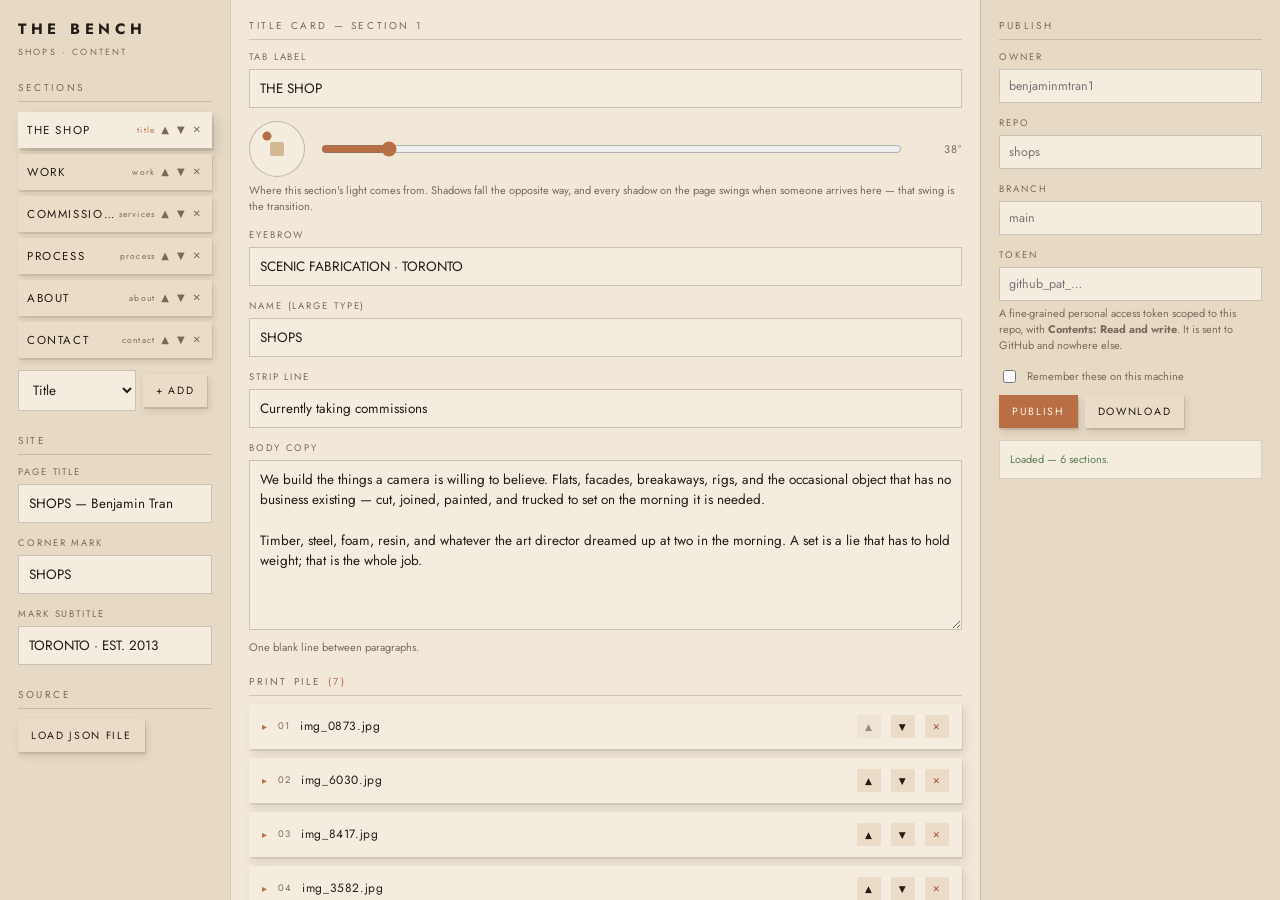
<file: shops/admin.html>
<!doctype html>
<html lang="en">
<head>
<meta charset="utf-8">
<meta name="viewport" content="width=device-width, initial-scale=1">
<title>SHOPS — The Bench</title>
<link rel="icon" href="data:image/svg+xml,%3Csvg xmlns='http://www.w3.org/2000/svg' viewBox='0 0 32 32'%3E%3Crect width='32' height='32' fill='%23e7dac4'/%3E%3Crect x='5' y='7' width='22' height='4' fill='%23b96f45'/%3E%3Crect x='5' y='14' width='22' height='4' fill='%23241c17' opacity='.5'/%3E%3Crect x='5' y='21' width='14' height='4' fill='%23241c17' opacity='.3'/%3E%3C/svg%3E">
<link rel="preconnect" href="https://fonts.googleapis.com">
<link rel="preconnect" href="https://fonts.gstatic.com" crossorigin>
<link href="https://fonts.googleapis.com/css2?family=Jost:wght@300;400;500;600;700&display=swap" rel="stylesheet">
<style>
/* ─────────────────────────────────────────────────────────────
   THE BENCH — the editor for SHOPS.

   Same stock as the site, worked harder: denser, squarer, and
   with every control visible rather than composed. A workbench
   is not a title card.

   It loads content.json, lets you edit it through forms built
   from a schema, and commits the result (plus any media you
   upload) straight to GitHub. The token stays in the browser.
   ───────────────────────────────────────────────────────── */
:root{
  --plaster:#e7dac4; --plaster-lo:#dbc9ac;
  --paper:#f4ecdf; --paper-lo:#eadcc6;
  --sand:#d2b993; --clay:#b96f45; --rust:#8d472a;
  --soot:#241c17; --soot-rgb:36,28,23; --faded:#7a6a5b;
  --sky:#93b9d6; --good:#5c7f52; --bad:#a8452c;
  --f:'Jost', 'Futura', system-ui, sans-serif;
}
*,*::before,*::after{ box-sizing:border-box; }
body{
  margin:0; font-family:var(--f); color:var(--soot);
  background:var(--plaster); font-size:14px;
  height:100vh; overflow:hidden;
}
.bench{ display:grid; grid-template-columns:230px minmax(0,1fr) 300px; height:100vh; }
.col{ overflow-y:auto; padding:18px; }
.col + .col{ border-left:1px solid rgba(var(--soot-rgb),.16); }
.col.mid{ background:rgba(255,252,246,.4); }

h1{ font-size:15px; letter-spacing:.3em; font-weight:700; margin:0 0 4px; }
h1 small{ display:block; font-size:9px; letter-spacing:.24em; color:var(--faded); font-weight:400; margin-top:5px; }
.hd{ font-size:10px; letter-spacing:.26em; text-transform:uppercase; color:var(--faded);
     margin:22px 0 10px; padding-bottom:6px; border-bottom:1px solid rgba(var(--soot-rgb),.16); }
.hd:first-child{ margin-top:0; }

button{ font:inherit; cursor:pointer; }
.act{
  border:0; background:var(--paper-lo); color:var(--soot);
  padding:9px 13px; font-size:10.5px; letter-spacing:.16em; text-transform:uppercase;
  box-shadow:1px 2px 0 rgba(var(--soot-rgb),.10), 2px 4px 7px rgba(var(--soot-rgb),.12);
}
.act:hover{ background:var(--paper); }
.act.go{ background:var(--clay); color:#fdf4e8; }
.act.go:hover{ background:var(--rust); }
.act.warn{ color:var(--bad); }
.act.tiny{ padding:5px 8px; font-size:9px; letter-spacing:.1em; box-shadow:none; }
.act:disabled{ opacity:.45; cursor:default; }
.row{ display:flex; gap:7px; flex-wrap:wrap; align-items:center; }

/* ── section list ── */
.sec{
  display:flex; align-items:center; gap:4px; padding:10px 9px; margin-bottom:6px;
  background:var(--paper-lo); cursor:pointer;
  box-shadow:1px 2px 0 rgba(var(--soot-rgb),.08), 2px 4px 6px rgba(var(--soot-rgb),.10);
}
.sec.on{ background:var(--paper); box-shadow:2px 3px 0 rgba(var(--soot-rgb),.10), 4px 7px 12px rgba(var(--soot-rgb),.14); }
.sec .lbl{ flex:1; min-width:0; overflow:hidden; text-overflow:ellipsis; white-space:nowrap;
  font-size:11.5px; letter-spacing:.14em; text-transform:uppercase; }
.sec .ty{ flex:none; font-size:8.5px; letter-spacing:.14em; color:var(--faded); }
.sec.on .ty{ color:var(--clay); }
.sec .mv{ flex:none; border:0; background:none; padding:2px 2px; font-size:10px; line-height:1; color:var(--faded); }
.sec .mv:hover{ color:var(--soot); }

/* ── fields ── */
label.f{ display:block; margin:0 0 13px; }
label.f > span{ display:block; font-size:9.5px; letter-spacing:.2em; text-transform:uppercase; color:var(--faded); margin-bottom:5px; }
input[type=text], textarea, select{
  width:100%; font:inherit; font-size:13.5px; color:var(--soot);
  background:var(--paper); border:1px solid rgba(var(--soot-rgb),.2);
  padding:9px 10px; border-radius:0;
}
input[type=text]:focus, textarea:focus, select:focus{ outline:2px solid var(--clay); outline-offset:-1px; border-color:transparent; }
textarea{ min-height:92px; resize:vertical; line-height:1.5; }
textarea.tall{ min-height:170px; }
.two{ display:grid; grid-template-columns:1fr 1fr; gap:0 12px; }
.hint{ font-size:11px; color:var(--faded); margin:-8px 0 13px; line-height:1.45; }

/* ── the sun dial: each section declares where its light is ── */
.dial{ display:flex; align-items:center; gap:14px; margin-bottom:14px; }
.dial .face{ position:relative; width:56px; height:56px; border:1px solid rgba(var(--soot-rgb),.25); border-radius:50%; flex:none; background:var(--paper); }
.dial .face i{ position:absolute; left:50%; top:50%; width:9px; height:9px; margin:-4.5px; border-radius:50%; background:var(--clay); }
.dial .face b{ position:absolute; left:50%; top:50%; width:14px; height:14px; margin:-7px; border-radius:2px; background:var(--sand); }
/* the little square casts its own shadow, so the dial shows what
   the setting actually does rather than just an angle */
.dial .face b span{ z-index:-1; }
.dial input[type=range]{ flex:1; accent-color:var(--clay); }
.dial .deg{ font-size:11px; letter-spacing:.1em; color:var(--faded); width:44px; text-align:right; }

/* ── list cards ── */
details.card{
  background:var(--paper); margin-bottom:9px;
  box-shadow:1px 2px 0 rgba(var(--soot-rgb),.08), 3px 5px 9px rgba(var(--soot-rgb),.11);
}
details.card > summary{
  list-style:none; cursor:pointer; padding:11px 13px;
  display:flex; align-items:center; gap:10px;
  font-size:12px; letter-spacing:.05em;
}
details.card > summary::-webkit-details-marker{ display:none; }
details.card > summary::before{ content:'▸'; color:var(--clay); font-size:10px; }
details.card[open] > summary::before{ content:'▾'; }
details.card > summary .n{ font-size:9.5px; letter-spacing:.14em; color:var(--faded); }
details.card > summary .t{ flex:1; overflow:hidden; text-overflow:ellipsis; white-space:nowrap; }
details.card > summary .s{ font-size:9.5px; letter-spacing:.1em; color:var(--faded); }
details.card > summary .s.miss{ color:var(--bad); }
.card-body{ padding:4px 13px 14px; border-top:1px solid rgba(var(--soot-rgb),.12); }

/* ── media slot ── */
.media{ display:grid; grid-template-columns:132px 1fr; gap:11px; margin-bottom:13px; align-items:start; }
.media .well{ position:relative; aspect-ratio:4/3; background:var(--paper-lo); overflow:hidden;
  box-shadow:inset 0 0 0 1px rgba(var(--soot-rgb),.14); }
.media .well img, .media .well video, .media .well iframe{ width:100%; height:100%; object-fit:cover; border:0; display:block;
  filter:saturate(.84) contrast(1.05) sepia(.14); }
.media .well .empty{ position:absolute; inset:0; display:grid; place-items:center; font-size:8.5px; letter-spacing:.24em; color:var(--faded);
  background:repeating-linear-gradient(45deg, var(--paper-lo) 0 8px, var(--sand) 8px 16px); }
.media .path{ font-size:10px; color:var(--faded); word-break:break-all; margin-top:7px; line-height:1.4; }

/* ── kv rows ── */
.kv{ display:grid; grid-template-columns:1fr 1.5fr auto; gap:6px; margin-bottom:6px; }
.kv.three{ grid-template-columns:.7fr 1.3fr 1.3fr auto; }

/* ── publish ── */
.pub input[type=text]{ font-size:12.5px; padding:7px 9px; }
.status{ margin-top:12px; padding:11px; font-size:11px; line-height:1.55; white-space:pre-wrap;
  background:var(--paper); box-shadow:inset 0 0 0 1px rgba(var(--soot-rgb),.14); max-height:270px; overflow:auto; }
.status.ok{ color:var(--good); } .status.err{ color:var(--bad); }
.pending{ font-size:10.5px; color:var(--faded); margin-top:10px; line-height:1.6; word-break:break-all; }
.pending b{ color:var(--soot); font-weight:500; }
.chk{ display:flex; gap:8px; align-items:center; font-size:11px; color:var(--faded); margin:9px 0; }
@media (max-width:1000px){
  body{ overflow:auto; height:auto; }
  .bench{ grid-template-columns:1fr; height:auto; }
  .col{ overflow:visible; }
  .col + .col{ border-left:0; border-top:1px solid rgba(var(--soot-rgb),.16); }
}
</style>
</head>
<body>
<div class="bench">
  <aside class="col">
    <h1>THE BENCH<small>SHOPS · CONTENT</small></h1>
    <div class="hd">Sections</div>
    <div id="secList"></div>
    <div class="row" style="margin-top:12px">
      <select id="newType" style="width:118px">
        <option value="title">Title</option>
        <option value="work">Work</option>
        <option value="services">Commissions</option>
        <option value="process">Process</option>
        <option value="about">About</option>
        <option value="contact">Contact</option>
        <option value="custom">Custom</option>
      </select>
      <button class="act" id="btnNewSec">+ ADD</button>
    </div>
    <div class="hd">Site</div>
    <label class="f"><span>Page title</span><input type="text" id="siteTitle"></label>
    <label class="f"><span>Corner mark</span><input type="text" id="siteMark"></label>
    <label class="f"><span>Mark subtitle</span><input type="text" id="siteMarkSub"></label>
    <div class="hd">Source</div>
    <div class="row">
      <button class="act" id="btnLoad">LOAD JSON FILE</button>
    </div>
    <input type="file" id="jsonPicker" accept=".json,application/json" hidden>
  </aside>

  <main class="col mid" id="editor"></main>

  <aside class="col pub">
    <div class="hd">Publish</div>
    <label class="f"><span>Owner</span><input type="text" id="ghOwner" placeholder="benjaminmtran1"></label>
    <label class="f"><span>Repo</span><input type="text" id="ghRepo" placeholder="shops"></label>
    <label class="f"><span>Branch</span><input type="text" id="ghBranch" placeholder="main"></label>
    <label class="f"><span>Token</span><input type="text" id="ghToken" placeholder="github_pat_…" autocomplete="off"></label>
    <div class="hint">A fine-grained personal access token scoped to this repo, with
      <b>Contents: Read and write</b>. It is sent to GitHub and nowhere else.</div>
    <label class="chk"><input type="checkbox" id="ghRemember"> Remember these on this machine</label>
    <div class="row">
      <button class="act go" id="btnPublish">PUBLISH</button>
      <button class="act" id="btnDownload">DOWNLOAD</button>
    </div>
    <div class="status" id="status">Loading content.json…</div>
    <div class="pending" id="pendingList"></div>
  </aside>
</div>
<input type="file" id="mediaPicker" accept="image/*,video/mp4,video/webm" hidden>
<input type="file" id="mediaPickerMulti" accept="image/*,video/mp4,video/webm" multiple hidden>

<script>
/* ═════════════════════════════════════════════════════════════
   THE BENCH

   Every editor on this page is generated from SPEC below. A
   section type is a list of fields; a field is [key, label,
   type] and types nest, so a job's gallery is just another
   list inside a list. Adding a section type to the site means
   adding one entry here — there are no bespoke forms.
   ═════════════════════════════════════════════════════════ */

const $ = (id) => document.getElementById(id);
const esc = (s) => String(s == null ? '' : s)
  .replace(/&/g,'&amp;').replace(/</g,'&lt;').replace(/>/g,'&gt;')
  .replace(/"/g,'&quot;').replace(/'/g,'&#39;');

let content = null, sel = 0, pendingAssets = {};
const openCards = new Set();   /* which <details> are open, by path */

/* ── the schema ───────────────────────────────────────────── */
const MEDIA_LIST = (label, add) => ({ add, kind: 'media', label });

const SPEC = {
  title: { name:'Title card', fields:[
    ['eyebrow','Eyebrow','text'],
    ['name','Name (large type)','text'],
    ['tagline','Strip line','text'],
    ['paragraphs','Body copy','paras'],
    ['plates','Print pile','list', MEDIA_LIST('Print pile','+ PRINT')],
  ]},

  work: { name:'Work', fields:[
    ['title','Heading','text'],
    ['sub','Subheading','text'],
    ['items','Jobs','list', { add:'+ JOB', kind:'object', label:'Jobs', fields:[
      ['title','Title','text'],
      ['kind','Category','text'],
      ['role','Role','text'],
      ['year','Year','text'],
      ['client','Client','text'],
      ['image','Cover image','media'],
      ['writeup','Write-up','textarea'],
      ['meta','Extra facts','kv'],
      ['gallery','Gallery','list', MEDIA_LIST('Gallery','+ IMAGE')],
    ]}],
  ]},

  services: { name:'Commissions', fields:[
    ['title','Heading','text'],
    ['sub','Subheading','text'],
    ['items','Offers','list', { add:'+ OFFER', kind:'object', label:'Offers', fields:[
      ['title','Title','text'],
      ['blurb','Description','textarea'],
      ['points','Tags (one per line)','lines'],
      ['lead','Lead time','text'],
    ]}],
    ['note','Footnote','textarea'],
  ]},

  process: { name:'Process', fields:[
    ['title','Heading','text'],
    ['sub','Subheading','text'],
    ['steps','Stages','list', { add:'+ STAGE', kind:'object', label:'Stages', fields:[
      ['title','Title','text'],
      ['text','Description','textarea'],
      ['src','Image','media'],
      ['caption','Caption','text'],
    ]}],
  ]},

  about: { name:'About', fields:[
    ['title','Heading','text'],
    ['sub','Subheading','text'],
    ['name','Name (lower third)','text'],
    ['role','Role (lower third)','text'],
    ['portrait','Portrait','mediaobj'],
    ['facts','Facts','kv'],
    ['paragraphs','Body copy','paras'],
  ]},

  contact: { name:'Contact', fields:[
    ['title','Heading','text'],
    ['sub','Subheading','text'],
    ['rows','Contact rows','kv3'],
    ['meta','Side facts','kv'],
    ['note','Footnote','text'],
  ]},

  custom: { name:'Custom', fields:[
    ['title','Heading','text'],
    ['sub','Subheading','text'],
    ['blocks','Blocks','list', { add:'+ BLOCK', kind:'object', label:'Blocks', fields:[
      ['kind','Kind (text / image / video)','text'],
      ['text','Text','textarea'],
      ['src','Media','media'],
      ['caption','Caption','text'],
    ]}],
  ]},
};

/* Blank sections, so + ADD gives something that renders. */
const BLANK = {
  title:   () => ({ label:'TITLE', type:'title', sun:38, eyebrow:'', name:'SHOPS', tagline:'', paragraphs:[''], plates:[] }),
  work:    () => ({ label:'WORK', type:'work', sun:118, title:'Work', sub:'', items:[] }),
  services:() => ({ label:'COMMISSIONS', type:'services', sun:205, title:'Commissions', sub:'', items:[], note:'' }),
  process: () => ({ label:'PROCESS', type:'process', sun:300, title:'Process', sub:'', steps:[] }),
  about:   () => ({ label:'ABOUT', type:'about', sun:15, title:'About', sub:'', name:'', role:'', portrait:{src:'',caption:''}, facts:[], paragraphs:[''] }),
  contact: () => ({ label:'CONTACT', type:'contact', sun:160, title:'Contact', sub:'', rows:[], meta:[], note:'' }),
  custom:  () => ({ label:'SECTION', type:'custom', sun:80, title:'', sub:'', blocks:[] }),
};

/* ── dot paths into the selected section ──────────────────── */
function get(path){
  return path.split('.').reduce((o, k) => (o == null ? o : o[k]), content.sections[sel]);
}
function set(path, val){
  const keys = path.split('.');
  const last = keys.pop();
  let o = content.sections[sel];
  for (const k of keys) {
    if (o[k] == null) o[k] = /^\d+$/.test(k) ? [] : {};
    o = o[k];
  }
  o[last] = val;
}

/* ── field renderers ──────────────────────────────────────── */
function previewSrc(p){
  const a = pendingAssets[p];
  return a ? 'data:' + a.mime + ';base64,' + a.base64 : p;
}
function wellHtml(src){
  if (!src) return '<span class="empty">EMPTY</span>';
  const s = previewSrc(src);
  let m = String(src).match(/(?:youtube\.com\/(?:watch\?v=|shorts\/|embed\/)|youtu\.be\/)([\w-]+)/);
  if (m) return `<iframe src="https://www.youtube-nocookie.com/embed/${esc(m[1])}" title="preview"></iframe>`;
  m = String(src).match(/vimeo\.com\/(?:video\/)?(\d+)/);
  if (m) return `<iframe src="https://player.vimeo.com/video/${esc(m[1])}" title="preview"></iframe>`;
  if (/\.(mp4|webm|m4v)(\?|#|$)/i.test(src)) return `<video src="${esc(s)}" muted loop autoplay playsinline></video>`;
  return `<img src="${esc(s)}" alt="">`;
}
function mediaField(path, label){
  const src = get(path) || '';
  return `<div class="media">
    <div class="well">${wellHtml(src)}</div>
    <div>
      <span style="display:block;font-size:9.5px;letter-spacing:.2em;text-transform:uppercase;color:var(--faded);margin-bottom:6px">${esc(label)}</span>
      <div class="row">
        <button class="act tiny" data-media="${esc(path)}">${src ? 'REPLACE' : 'UPLOAD'}</button>
        <button class="act tiny" data-url="${esc(path)}">USE URL</button>
        ${src ? `<button class="act tiny warn" data-clear="${esc(path)}">CLEAR</button>` : ''}
      </div>
      <div class="path">${src ? esc(src) : 'no file'}</div>
    </div>
  </div>`;
}
function kvHtml(path, label, three){
  const rows = get(path) || [];
  return `<div style="margin-bottom:13px">
    <span style="display:block;font-size:9.5px;letter-spacing:.2em;text-transform:uppercase;color:var(--faded);margin-bottom:6px">${esc(label)}</span>
    ${rows.map((r, i) => `<div class="kv${three ? ' three' : ''}">
      <input type="text" data-p="${esc(path)}.${i}.k" value="${esc(r.k)}" placeholder="LABEL">
      <input type="text" data-p="${esc(path)}.${i}.${three ? 'label' : 'v'}" value="${esc(three ? r.label : r.v)}" placeholder="${three ? 'Shown text' : 'Value'}">
      ${three ? `<input type="text" data-p="${esc(path)}.${i}.href" value="${esc(r.href)}" placeholder="mailto: / tel: / https:">` : ''}
      <button class="act tiny warn" data-del="${esc(path)}" data-i="${i}">✕</button>
    </div>`).join('')}
    <button class="act tiny" data-add="${esc(path)}" data-kind="${three ? 'kv3' : 'kv'}">+ ROW</button>
  </div>`;
}
function listHtml(path, spec){
  const arr = get(path) || [];
  return `<div style="margin:18px 0">
    <div class="hd" style="margin-bottom:8px">${esc(spec.label)} <span style="color:var(--clay)">(${arr.length})</span></div>
    ${arr.map((item, i) => cardHtml(`${path}.${i}`, item, spec, i, arr.length)).join('')}
    <div class="row" style="margin-top:8px">
      <button class="act tiny" data-add="${esc(path)}" data-kind="${esc(spec.kind)}">${esc(spec.add)}</button>
      ${spec.kind === 'media' ? `<button class="act tiny" data-batch="${esc(path)}">+ BATCH UPLOAD</button>` : ''}
    </div>
  </div>`;
}
function cardHtml(path, item, spec, i, total){
  const media = spec.kind === 'media';
  const title = media ? (item.caption || (item.src || '').split('/').pop() || '—')
                      : (item[spec.fields[0][0]] || '—');
  const missing = media ? !item.src : false;
  const badge = media ? (missing ? 'NO FILE' : '')
                      : (item.gallery ? `${item.gallery.length} IMG` : '');
  const body = media
    ? mediaField(`${path}.src`, 'File') +
      fieldHtml(`${path}.caption`, 'Caption', 'text')
    : spec.fields.map(f => fieldHtml(`${path}.${f[0]}`, f[1], f[2], f[3])).join('');
  return `<details class="card" data-key="${esc(path)}"${openCards.has(path) ? ' open' : ''}>
    <summary>
      <span class="n">${String(i + 1).padStart(2,'0')}</span>
      <span class="t">${esc(title)}</span>
      ${badge ? `<span class="s${missing ? ' miss' : ''}">${esc(badge)}</span>` : ''}
      <button class="act tiny" data-up="${esc(path.replace(/\.\d+$/,''))}" data-i="${i}"${i === 0 ? ' disabled' : ''}>▲</button>
      <button class="act tiny" data-dn="${esc(path.replace(/\.\d+$/,''))}" data-i="${i}"${i === total - 1 ? ' disabled' : ''}>▼</button>
      <button class="act tiny warn" data-del="${esc(path.replace(/\.\d+$/,''))}" data-i="${i}">✕</button>
    </summary>
    <div class="card-body">${body}</div>
  </details>`;
}
function fieldHtml(path, label, type, extra){
  const v = get(path);
  const head = `<span>${esc(label)}</span>`;
  switch (type) {
    case 'text':
      return `<label class="f">${head}<input type="text" data-p="${esc(path)}" value="${esc(v || '')}"></label>`;
    case 'textarea':
      return `<label class="f">${head}<textarea data-p="${esc(path)}">${esc(v || '')}</textarea></label>`;
    case 'paras':
      return `<label class="f">${head}<textarea class="tall" data-p="${esc(path)}" data-split="para">${esc((v || []).join('\n\n'))}</textarea></label>
              <div class="hint">One blank line between paragraphs.</div>`;
    case 'lines':
      return `<label class="f">${head}<textarea data-p="${esc(path)}" data-split="line">${esc((v || []).join('\n'))}</textarea></label>
              <div class="hint">One per line.</div>`;
    case 'media':    return mediaField(path, label);
    case 'mediaobj': return mediaField(path + '.src', label) + fieldHtml(path + '.caption', label + ' caption', 'text');
    case 'kv':       return kvHtml(path, label, false);
    case 'kv3':      return kvHtml(path, label, true);
    case 'list':     return listHtml(path, extra);
    default:         return '';
  }
}

/* ── the three panels ─────────────────────────────────────── */
function renderSecList(){
  $('secList').innerHTML = (content.sections || []).map((s, i) => `
    <div class="sec${i === sel ? ' on' : ''}" data-sel="${i}">
      <span class="lbl">${esc(s.label || '—')}</span>
      <span class="ty">${esc(s.type)}</span>
      <button class="mv" data-secup="${i}" title="Up">▲</button>
      <button class="mv" data-secdn="${i}" title="Down">▼</button>
      <button class="mv" data-secdel="${i}" title="Delete">✕</button>
    </div>`).join('');
}
function renderEditor(){
  const s = content.sections[sel];
  if (!s) { $('editor').innerHTML = '<div class="hd">No section selected</div>'; return; }
  const spec = SPEC[s.type];
  if (!spec) { $('editor').innerHTML = `<div class="hd">Unknown type “${esc(s.type)}”</div>`; return; }
  const sun = Number.isFinite(+s.sun) ? +s.sun : 38;
  const rad = sun * Math.PI / 180, dx = Math.sin(rad) * 17, dy = Math.cos(rad) * 17;
  $('editor').innerHTML = `
    <div class="hd">${esc(spec.name)} — section ${sel + 1}</div>
    <label class="f"><span>Tab label</span><input type="text" data-p="label" value="${esc(s.label || '')}"></label>
    <div class="dial">
      <div class="face">
        <b><span style="position:absolute;inset:0;background:rgba(var(--soot-rgb),.34);
             transform:translate(${(dx * .55).toFixed(1)}px, ${(dy * .55).toFixed(1)}px)"></span></b>
        <i style="transform:translate(${(-dx).toFixed(1)}px, ${(-dy).toFixed(1)}px)"></i></div>
      <input type="range" id="sunRange" min="0" max="359" value="${sun}">
      <span class="deg">${sun}°</span>
    </div>
    <div class="hint">Where this section's light comes from. Shadows fall the
      opposite way, and every shadow on the page swings when someone
      arrives here — that swing is the transition.</div>
    ${spec.fields.map(f => fieldHtml(f[0], f[1], f[2], f[3])).join('')}`;
}
function renderAll(){ renderSecList(); renderEditor(); renderPending(); }

/* ── typing ───────────────────────────────────────────────── */
$('editor').addEventListener('input', (e) => {
  const el = e.target;
  if (el.id === 'sunRange') {
    content.sections[sel].sun = +el.value;
    renderEditor();
    $('sunRange').focus();
    return;
  }
  const p = el.dataset.p;
  if (!p) return;
  const split = el.dataset.split;
  const val = split === 'para' ? el.value.split(/\n{2,}/).map(s => s.trim()).filter(Boolean)
            : split === 'line' ? el.value.split('\n').map(s => s.trim()).filter(Boolean)
            : el.value;
  if (p === 'label') { content.sections[sel].label = val; renderSecList(); return; }
  set(p, val);
  /* keep the collapsed card's summary line honest while you type */
  const card = el.closest('details.card');
  if (card) {
    const item = get(card.dataset.key);
    const t = card.querySelector('summary .t');
    if (item && t) {
      t.textContent = (item.src !== undefined && item.caption !== undefined)
        ? (item.caption || (item.src || '').split('/').pop() || '—')
        : (item.title || item.kind || '—');
    }
  }
});

/* remember which cards are open across re-renders */
$('editor').addEventListener('toggle', (e) => {
  const d = e.target.closest('details.card');
  if (!d) return;
  d.open ? openCards.add(d.dataset.key) : openCards.delete(d.dataset.key);
}, true);

/* ── structural clicks ────────────────────────────────────── */
$('editor').addEventListener('click', (e) => {
  const btn = e.target.closest('button');
  if (!btn) return;
  const d = btn.dataset;

  if (d.up || d.dn || d.del) e.preventDefault();   /* don't toggle the card */

  if (d.add) {
    const arr = get(d.add) || [];
    arr.push(d.kind === 'media' ? { src:'', caption:'' }
           : d.kind === 'kv'    ? { k:'', v:'' }
           : d.kind === 'kv3'   ? { k:'', label:'', href:'' }
           : {});
    set(d.add, arr);
    openCards.add(`${d.add}.${arr.length - 1}`);
    return renderEditor();
  }
  if (d.del)  { const a = get(d.del); a.splice(+d.i, 1); return renderEditor(); }
  if (d.up)   { const a = get(d.up); const i = +d.i; if (i > 0) a.splice(i - 1, 0, a.splice(i, 1)[0]); return renderEditor(); }
  if (d.dn)   { const a = get(d.dn); const i = +d.i; if (i < a.length - 1) a.splice(i + 1, 0, a.splice(i, 1)[0]); return renderEditor(); }
  if (d.clear){ set(d.clear, ''); return renderEditor(); }
  if (d.url)  {
    const v = prompt('Paste a URL — an image, an MP4, or a YouTube/Vimeo link:', get(d.url) || '');
    if (v != null) { set(d.url, v.trim()); renderEditor(); }
    return;
  }
  if (d.media){ pickOne(d.media, btn); return; }
  if (d.batch){ pickMany(d.batch, btn); return; }
});

$('secList').addEventListener('click', (e) => {
  const d = e.target.dataset;
  const secs = content.sections;
  if (d.secup !== undefined) { const i = +d.secup; if (i > 0) { secs.splice(i - 1, 0, secs.splice(i, 1)[0]); sel = i - 1; } return renderAll(); }
  if (d.secdn !== undefined) { const i = +d.secdn; if (i < secs.length - 1) { secs.splice(i + 1, 0, secs.splice(i, 1)[0]); sel = i + 1; } return renderAll(); }
  if (d.secdel !== undefined) {
    const i = +d.secdel;
    if (!confirm(`Delete “${secs[i].label}”? This cannot be undone from here.`)) return;
    secs.splice(i, 1); sel = Math.max(0, Math.min(sel, secs.length - 1));
    return renderAll();
  }
  const row = e.target.closest('[data-sel]');
  if (row) { sel = +row.dataset.sel; openCards.clear(); renderAll(); }
});

$('btnNewSec').onclick = () => {
  const t = $('newType').value;
  content.sections.push(BLANK[t]());
  sel = content.sections.length - 1;
  openCards.clear();
  renderAll();
};

['siteTitle:title','siteMark:mark','siteMarkSub:markSub'].forEach(pair => {
  const [id, key] = pair.split(':');
  $(id).addEventListener('input', () => { content.site[key] = $(id).value; });
});

/* ═════════════════════════════════════════════════════════════
   MEDIA
   Photos are downscaled and re-encoded before they are queued,
   so a 12 MP phone shot does not become a 12 MB commit.
   ═════════════════════════════════════════════════════════ */
const IMG_MAX_DIM = 1920, IMG_JPEG_Q = 0.82, VIDEO_MAX_MB = 25;
let onePath = null, oneBtn = null, manyPath = null, manyBtn = null;

function blobB64(blob){
  return new Promise((res, rej) => {
    const r = new FileReader();
    r.onload = () => res(r.result.split(',')[1]);
    r.onerror = () => rej(new Error('Could not read the file.'));
    r.readAsDataURL(blob);
  });
}
async function prepareMedia(f){
  const safe = f.name.toLowerCase().replace(/[^a-z0-9._-]+/g, '-');
  const isVideo = f.type.startsWith('video/') || /\.(mp4|webm|mov|m4v)$/i.test(f.name);
  if (isVideo) {
    if (f.size > VIDEO_MAX_MB * 1024 * 1024)
      throw new Error(`This video is ${(f.size / 1048576).toFixed(0)} MB — too big to commit through the GitHub API. Put it on YouTube or Vimeo and paste the link with USE URL, or compress it under ${VIDEO_MAX_MB} MB.`);
    if (/\.(mov|m4v)$/i.test(safe))
      throw new Error('MOV does not play in every browser. Export as MP4 (H.264) and upload that.');
    return { base64: await blobB64(f), mime: f.type || 'video/mp4', name: safe };
  }
  if (/\.(gif|svg)$/i.test(safe)) return { base64: await blobB64(f), mime: f.type, name: safe };

  let bmp;
  try { bmp = await createImageBitmap(f); }
  catch {
    /* some browsers can't createImageBitmap from a File — decode via <img> */
    bmp = await new Promise((res, rej) => {
      const url = URL.createObjectURL(f);
      const im = new Image();
      im.onload = () => { URL.revokeObjectURL(url); res(im); };
      im.onerror = () => {
        URL.revokeObjectURL(url);
        const heic = /heic|heif/i.test(f.name + ' ' + f.type);
        rej(new Error(heic
          ? 'HEIC photo — this browser cannot read it, and nor can the live site. On iPhone, share it with "Most Compatible", or convert to JPEG first.'
          : 'Could not decode this image. Convert it to JPEG or PNG and try again.'));
      };
      im.src = url;
    });
  }
  const bw = bmp.naturalWidth || bmp.width, bh = bmp.naturalHeight || bmp.height;
  const scale = Math.min(1, IMG_MAX_DIM / Math.max(bw, bh));
  const cv = document.createElement('canvas');
  cv.width = Math.round(bw * scale); cv.height = Math.round(bh * scale);
  const ctx = cv.getContext('2d');
  ctx.fillStyle = '#f4ecdf';                     /* transparency → paper, not black */
  ctx.fillRect(0, 0, cv.width, cv.height);
  ctx.drawImage(bmp, 0, 0, cv.width, cv.height);
  if (bmp.close) bmp.close();
  const blob = await new Promise(r => cv.toBlob(r, 'image/jpeg', IMG_JPEG_Q));
  if (!blob) throw new Error('Image re-encode failed — convert it to JPEG manually and retry.');
  return { base64: await blobB64(blob), mime: 'image/jpeg',
           name: safe.replace(/\.(heic|heif|png|webp|jpe?g|tiff?|avif|bmp)$/i, '') + '.jpg' };
}

function pickOne(path, btn){ onePath = path; oneBtn = btn; $('mediaPicker').click(); }
function pickMany(path, btn){ manyPath = path; manyBtn = btn; $('mediaPickerMulti').click(); }

$('mediaPicker').onchange = async (e) => {
  const f = e.target.files[0]; if (!f || !onePath) return;
  const label = oneBtn.textContent; oneBtn.textContent = 'WORKING…';
  try {
    const { base64, mime, name } = await prepareMedia(f);
    const path = 'assets/' + name;
    pendingAssets[path] = { base64, mime };
    set(onePath, path);
    renderEditor();
  } catch (err) {
    oneBtn.textContent = label;
    alert('✕ ' + err.message);
  }
  onePath = null; oneBtn = null; e.target.value = '';
  renderPending();
};
$('mediaPickerMulti').onchange = async (e) => {
  const files = [...(e.target.files || [])];
  if (!files.length || !manyPath) return;
  const label = manyBtn.textContent;
  const arr = get(manyPath) || [];
  const fails = [];
  for (let i = 0; i < files.length; i++) {
    manyBtn.textContent = `${i + 1}/${files.length}…`;
    try {
      const { base64, mime, name } = await prepareMedia(files[i]);
      const path = 'assets/' + name;
      pendingAssets[path] = { base64, mime };
      arr.push({ src: path, caption: '' });
    } catch (err) { fails.push(files[i].name + ' — ' + err.message); }
  }
  manyBtn.textContent = label;
  set(manyPath, arr);
  if (fails.length) alert(`SKIPPED ${fails.length} FILE(S)\n\n` + fails.join('\n\n'));
  manyPath = null; manyBtn = null; e.target.value = '';
  renderEditor(); renderPending();
};

function renderPending(){
  const keys = Object.keys(pendingAssets);
  $('pendingList').innerHTML = keys.length
    ? `<b>${keys.length} file(s) waiting to be committed:</b><br>${keys.map(esc).join('<br>')}`
    : '';
}

/* ═════════════════════════════════════════════════════════════
   PUBLISH
   content.json plus any queued media, committed straight to
   the repo. The token is used for these requests and never
   stored anywhere but this browser, and only if you ask.
   ═════════════════════════════════════════════════════════ */
function setStatus(msg, cls){
  const el = $('status');
  el.className = 'status' + (cls ? ' ' + cls : '');
  el.textContent = msg;
}
async function ghPut(owner, repo, branch, token, path, base64, message){
  const url = `https://api.github.com/repos/${owner}/${repo}/contents/${path}`;
  const headers = { 'Authorization': 'Bearer ' + token, 'Accept': 'application/vnd.github+json' };
  let sha;
  const got = await fetch(url + '?ref=' + branch, { headers });
  if (got.ok) sha = (await got.json()).sha;
  else if (got.status !== 404) {
    /* files over 1 MB can't come back through the JSON API — find
       the sha in the parent directory listing instead */
    const dir = path.includes('/') ? path.slice(0, path.lastIndexOf('/')) : '';
    const ls = await fetch(`https://api.github.com/repos/${owner}/${repo}/contents/${dir}?ref=${branch}`, { headers });
    if (ls.ok) sha = ((await ls.json()).find(x => x.path === path) || {}).sha;
  }
  const put = await fetch(url, {
    method: 'PUT', headers,
    body: JSON.stringify({ message, content: base64, branch, ...(sha ? { sha } : {}) })
  });
  if (!put.ok) throw new Error(path + ': ' + ((await put.json()).message || put.status));
}

/* When a publish fails, ask GitHub who the token is and what it can
   reach, so the box can say what is actually wrong instead of "Not Found". */
async function diagnose(owner, repo, branch, token){
  const headers = { 'Authorization': 'Bearer ' + token, 'Accept': 'application/vnd.github+json' };
  const out = [];
  try {
    const u = await fetch('https://api.github.com/user', { headers });
    if (u.status === 401) return ['⚠ TOKEN REJECTED — invalid or expired. Generate a fresh fine-grained token.'];
    const user = await u.json();
    out.push('Token belongs to: ' + user.login);
    if (owner.toLowerCase() !== user.login.toLowerCase())
      out.push(`⚠ OWNER says "${owner}" but the token is ${user.login}'s.`);
    const r = await fetch(`https://api.github.com/repos/${owner}/${repo}`, { headers });
    if (!r.ok) return out.concat([`⚠ ${owner}/${repo} NOT VISIBLE to this token — check the spelling, and that the token's repository access includes it.`]);
    const info = await r.json();
    out.push(`Repo reachable: ${info.full_name} (default branch: ${info.default_branch})`);
    if (!(info.permissions || {}).push)
      out.push('⚠ TOKEN IS READ-ONLY here. Edit it: Repository access → Only select repositories → this repo; Permissions → Contents → Read and write.');
    else if (branch !== info.default_branch)
      out.push(`⚠ BRANCH says "${branch}" — the repo default is "${info.default_branch}". Check that branch exists.`);
  } catch (e) { out.push('Diagnostic error: ' + e.message); }
  return out;
}

$('btnPublish').onclick = async () => {
  if (!content) return;
  const owner = $('ghOwner').value.trim(), repo = $('ghRepo').value.trim(),
        branch = $('ghBranch').value.trim() || 'main', token = $('ghToken').value.trim();
  if (!owner || !repo || !token) return setStatus('Fill in owner, repo, and token first.', 'err');

  $('btnPublish').disabled = true;
  try {
    const assets = Object.entries(pendingAssets);
    let n = 0;
    for (const [path, { base64 }] of assets) {
      setStatus(`Uploading media ${++n}/${assets.length}…\n${path}`);
      await ghPut(owner, repo, branch, token, path, base64, 'Add media: ' + path.split('/').pop());
    }
    setStatus('Committing content.json…');
    const json = btoa(unescape(encodeURIComponent(JSON.stringify(content, null, 2))));
    await ghPut(owner, repo, branch, token, 'content.json', json, 'Update site content');
    pendingAssets = {}; renderPending();
    setStatus('PUBLISHED. Live on Pages in about a minute.', 'ok');
  } catch (err) {
    setStatus('FAILED — ' + err.message + '\nChecking why…', 'err');
    setStatus('FAILED — ' + err.message + '\n' + (await diagnose(owner, repo, branch, token)).join('\n'), 'err');
  } finally {
    $('btnPublish').disabled = false;
  }
};

/* No-GitHub route: download content.json and any queued media,
   drop them in the folder, commit by hand. */
$('btnDownload').onclick = () => {
  const save = (name, blob) => {
    const a = document.createElement('a');
    a.href = URL.createObjectURL(blob);
    a.download = name;
    a.click();
    setTimeout(() => URL.revokeObjectURL(a.href), 4000);
  };
  save('content.json', new Blob([JSON.stringify(content, null, 2)], { type: 'application/json' }));
  Object.entries(pendingAssets).forEach(([path, { base64, mime }], i) => {
    setTimeout(() => {
      const bin = atob(base64), buf = new Uint8Array(bin.length);
      for (let j = 0; j < bin.length; j++) buf[j] = bin.charCodeAt(j);
      save(path.split('/').pop(), new Blob([buf], { type: mime }));
    }, 350 * (i + 1));
  });
  setStatus('Downloaded. Put the media in assets/ and commit both.', 'ok');
};

/* Publish settings, remembered only if asked. */
['ghOwner','ghRepo','ghBranch','ghToken','ghRemember'].forEach(id => {
  const saved = localStorage.getItem('shops.' + id);
  if (saved != null) { if (id === 'ghRemember') $(id).checked = saved === 'true'; else $(id).value = saved; }
  $(id).addEventListener('change', () => {
    if (!$('ghRemember').checked) {
      ['ghOwner','ghRepo','ghBranch','ghToken','ghRemember'].forEach(k => localStorage.removeItem('shops.' + k));
      return;
    }
    localStorage.setItem('shops.' + id, id === 'ghRemember' ? $(id).checked : $(id).value);
  });
});

/* ── loading ──────────────────────────────────────────────── */
function adopt(data){
  content = data;
  content.site = content.site || {};
  content.sections = content.sections || [];
  $('siteTitle').value  = content.site.title || '';
  $('siteMark').value   = content.site.mark || '';
  $('siteMarkSub').value = content.site.markSub || '';
  sel = 0; openCards.clear();
  renderAll();
  setStatus(`Loaded — ${content.sections.length} sections.`, 'ok');
}
$('btnLoad').onclick = () => $('jsonPicker').click();
$('jsonPicker').onchange = (e) => {
  const f = e.target.files[0]; if (!f) return;
  const r = new FileReader();
  r.onload = () => {
    try { adopt(JSON.parse(r.result)); }
    catch (err) { setStatus('That file is not valid JSON — ' + err.message, 'err'); }
  };
  r.readAsText(f);
  e.target.value = '';
};

(async () => {
  try {
    const res = await fetch('content.json', { cache: 'no-store' });
    if (!res.ok) throw new Error('HTTP ' + res.status);
    adopt(await res.json());
  } catch (err) {
    setStatus('Could not load content.json (' + err.message + ').\n\n' +
      'Serve this folder over HTTP — python3 -m http.server — or use LOAD JSON FILE.', 'err');
  }
})();
</script>
</body>
</html>
</file>
<file: backlot/style.css>
@font-face{font-family:LotPixel;src:url('assets/pixel.ttf') format('truetype');font-display:swap}
:root{--ink:#142430;--deep:#101e29;--panel:#1c303c;--line:#41515a;--paper:#ebe7d5;--muted:#a2b2ac;--gold:#dec18a;--pixel:LotPixel,monospace;--mono:ui-monospace,SFMono-Regular,Menlo,Consolas,monospace;color-scheme:dark;font-family:var(--mono);color:var(--paper);background:var(--ink)}
*{box-sizing:border-box}body{margin:0;overflow:hidden}button,a,input{touch-action:manipulation}button,a{ -webkit-tap-highlight-color:transparent}button{font:inherit;color:inherit;background:none;border:0;cursor:pointer}button:disabled{cursor:default;opacity:.45}button:focus-visible,a:focus-visible,input:focus-visible{outline:2px solid var(--gold);outline-offset:5px}button:hover{color:var(--gold)}a{color:inherit}img{max-width:100%;display:block}button,summary{-webkit-user-select:none;user-select:none}.app{height:100vh;height:100dvh;display:grid;grid-template-rows:auto minmax(0,1fr) auto}.topbar{min-height:76px;display:flex;align-items:center;justify-content:space-between;gap:20px;padding:12px 28px;background:#142430;border-bottom:1px solid #41515a;z-index:2}.identity{display:flex;gap:14px;align-items:center;text-decoration:none}.identity strong{display:block;font-family:var(--pixel);font-size:18px;font-weight:normal;letter-spacing:.5px;line-height:1.3}.identity small{font-size:9px;display:block;margin-top:4px;letter-spacing:.65px;color:var(--muted)}.clapper{position:relative;font-family:var(--pixel);font-size:18px;padding:13px 8px 3px;border:2px solid var(--paper);height:40px;width:44px;display:flex;align-items:center;justify-content:center}.clapper:before{content:"";position:absolute;left:-2px;right:-2px;top:-3px;height:9px;background:repeating-linear-gradient(130deg,var(--paper) 0 7px,var(--ink) 7px 13px);transform:rotate(-9deg);transform-origin:left bottom;border:1px solid var(--paper)}nav{display:flex;align-items:center;gap:24px}nav button{font-size:11px;padding:10px 0;white-space:nowrap}.index-button span{display:inline-block;padding:3px 5px;background:#31434b;color:#d6cab0;font-size:9px;margin-left:3px}.key{border:1px solid #76867b;font-size:10px;display:inline-flex;align-items:center;justify-content:center;min-width:21px;height:21px;margin-left:5px;color:#d8d8be}.settings-button{font-size:24px}#lot{position:relative;overflow:hidden;min-height:220px;isolation:isolate;background:#24363e}#world{width:100%;height:100%;display:block;image-rendering:pixelated;touch-action:none;outline:none}.scene-grain{position:absolute;inset:0;pointer-events:none;box-shadow:inset 0 0 140px #07152144}.welcome{position:absolute;top:32px;left:30px;max-width:340px;z-index:1;transition:opacity .25s,transform .25s;text-shadow:0 2px 2px #10212d}.welcome:before{content:"";position:absolute;z-index:-1;inset:-34px -50px -40px -32px;background:radial-gradient(ellipse at 10% 20%,#10212dd9 0,#10212dbe 45%,#10212d00 73%);pointer-events:none}.eyebrow{font-size:8px;letter-spacing:1px;color:#bdc5ac;display:flex;align-items:center;gap:7px}.live-dot,.monitor-top i{display:inline-block;width:5px;height:5px;background:#d4b775;box-shadow:0 0 8px #d4b77555;flex:none}.welcome h1{font-family:var(--pixel);font-weight:normal;font-size:30px;line-height:1.45;margin:18px 0 13px;letter-spacing:-.3px}.welcome em{font-style:normal;color:var(--gold);font-size:36px}.welcome p{font-size:12px;line-height:1.7;margin:0 0 20px;color:#d6d8c7}.explore-button{font-family:var(--pixel);font-size:14px;padding:12px 15px;background:#dfc38f;color:#1b2e38;box-shadow:3px 3px 0 #132430}.explore-button:hover{background:#efdbb2;color:#142430}.explore-button span{margin-left:12px}.welcome>small{display:block;max-width:240px;font-size:8px;margin-top:13px;line-height:1.7;color:#bdc5b6}.welcome.dismissed{opacity:0;transform:translateY(-8px);pointer-events:none}.minimap{position:absolute;top:22px;right:26px;width:150px;border:1px solid #8a9b89;background:#152934e8;padding:6px;box-shadow:4px 4px 0 #10232a77}.minimap>span{font-size:8px;display:flex;justify-content:space-between;padding:2px 1px 6px;color:#d8cfb1}.minimap canvas{display:block;width:100%;height:auto;image-rendering:pixelated;opacity:.8}.minimap small{display:flex;justify-content:space-between;font-size:6px;padding-top:6px;color:#b2b9a4}.minimap i{width:5px;height:5px;background:#e3bd82}.map-plus{font-size:10px}.place{position:absolute;top:18px;left:50%;transform:translateX(-50%);display:flex;align-items:center;gap:10px;background:#172b37dc;padding:8px 12px;border:1px solid #7b89755c;font-size:9px;white-space:nowrap}.place>span:first-child{color:var(--gold)}.monitor{position:absolute;left:28px;bottom:24px;width:224px;background:#162a35;border:1px solid #78877d;box-shadow:4px 4px 0 #0b1e2988}.monitor-top{display:flex;justify-content:space-between;align-items:center;font-size:7px;padding:5px 8px;border-bottom:1px solid #52655f}.monitor-top span{display:flex;align-items:center;gap:6px}.monitor-top i{width:4px;height:4px;background:#d88c6c}.monitor-top button{font-size:13px;padding:1px 5px;min-width:25px}.monitor-image{position:relative;width:100%;padding:5px}.monitor-image img{width:100%;height:111px;object-fit:cover}.monitor-play{position:absolute;right:11px;bottom:12px;font-size:7px;padding:5px 7px;background:#142632df;border:1px solid #81928499}.monitor-caption{padding:5px 10px 9px}.monitor-caption span{font-size:7px;color:var(--gold);display:block;margin-bottom:4px;text-transform:uppercase}.monitor-caption strong{font-size:10px;font-weight:normal;line-height:1.4;display:block;white-space:nowrap;overflow:hidden;text-overflow:ellipsis}.scene-hint{position:absolute;bottom:18px;left:50%;transform:translateX(-50%);font-size:8px;color:#ccd1b8;text-shadow:0 1px 2px #071d2c;white-space:nowrap;padding:6px 8px;background:#152b3777}.interaction{position:absolute;bottom:53px;left:50%;transform:translateX(-50%);text-align:center;z-index:2;min-width:230px}.interaction-caption{font-size:9px}.interaction>span{display:block;font-size:8px;margin-bottom:9px;color:#eee3c4;text-shadow:0 2px 3px #132536}.interaction button{display:flex;align-items:center;justify-content:space-between;gap:15px;border:1px solid #dec18a;background:#162a36ed;box-shadow:3px 3px 0 #0c1d28;padding:11px 15px;width:100%}.interaction .key{margin:0}.interaction strong{font-family:var(--pixel);font-size:14px;font-weight:normal}.statusbar{height:43px;display:flex;align-items:center;justify-content:space-between;gap:12px;padding:0 27px;font-size:8px;letter-spacing:.4px;border-top:1px solid #495b5f;background:#142430}.statusbar>div{display:flex;align-items:center;gap:10px}.divider{color:#586e72}#visited-count{color:#a3b5ac}.desktop-keys span{color:#859b95;font-size:8px}.desktop-keys b{font-weight:normal;color:#c3c9b0;margin-right:5px}.statusbar button{font-size:8px;padding:9px 0;color:#afbeb0}.loading{position:absolute;inset:0;background:#182b36;display:flex;align-items:center;justify-content:center;gap:12px;font-size:12px;z-index:5}.loading[hidden]{display:none}.touch-controls{display:none}.toast{position:fixed;top:95px;left:50%;transform:translateX(-50%);z-index:20;padding:12px 18px;background:#dac08e;color:#1c303b;font-size:11px;box-shadow:4px 4px 0 #0d2131;opacity:0;pointer-events:none;transition:opacity .15s;max-width:90vw;text-align:center}.toast.visible{opacity:1}.skip{position:fixed;top:-90px;left:20px;z-index:30;background:#dfc38f;color:#162b34;padding:12px}.skip:focus{top:12px}.no-js{position:fixed;inset:20%;padding:30px;background:#162b34;z-index:30}
/* The in-game journal opens into a readable, image-led portfolio. */
.panel{width:min(1080px,calc(100vw - 56px));max-width:none;max-height:calc(100dvh - 70px);padding:0;background:#e7e3d3;color:#23343c;border:3px solid #182b37;outline:1px solid #cfbe96;box-shadow:8px 8px 0 #081a2c77;overflow:auto}.panel::backdrop{background:#071b2acc;backdrop-filter:blur(4px)}.panel-bar{position:sticky;top:0;z-index:4;display:flex;align-items:center;justify-content:space-between;gap:14px;background:#1b303c;color:#e9e1c9;padding:14px 20px;border-bottom:1px solid #728476;font-size:10px}.panel-bar button{padding:5px 0;font-size:10px;min-height:30px}.panel-bar .panel-close{font-size:14px;padding:5px 9px;border:1px solid #7c8a7b}.panel-label{color:#c6b58c;font-size:9px;letter-spacing:1px}.panel-heading{display:flex;justify-content:space-between;align-items:flex-end;gap:25px;padding:30px 32px 23px}.panel-heading h2{font-family:var(--pixel);font-weight:normal;font-size:29px;line-height:1.25;margin:9px 0 8px}.panel-heading p{font-size:11px;color:#64716d;line-height:1.6;margin:0;max-width:500px}.panel-heading .eyebrow{color:#657568}.count-mark{font-family:var(--pixel);font-size:40px;color:#a2aaa0}.filter-row{display:flex;flex-wrap:wrap;gap:3px;padding:0 32px 20px;border-bottom:1px solid #bcc2b5}.filter-row button{border:1px solid #9aa79a;padding:8px 11px;font-size:10px;color:#334c50}.filter-row button.active,.filter-row button:hover{background:#263e48;color:#efe5ca;border-color:#263e48}.filter-row small{opacity:.65;margin-left:5px}.search-row{display:flex;gap:10px;padding:18px 32px 0}.search-row input{color:#2a4046;font:inherit;font-size:11px;padding:12px;border:1px solid #aab5a7;background:#eeeddf;min-width:0;width:100%;border-radius:0}.projects{display:grid;grid-template-columns:repeat(3,minmax(0,1fr));gap:25px 20px;padding:24px 32px 32px}.project{text-align:left;display:block;padding:0;color:#213840;min-width:0}.project:hover{color:#6a6749}.project-visual{position:relative;overflow:hidden;background:#b3b9a9;aspect-ratio:16/10}.project-visual img{width:100%;height:100%;object-fit:cover;transition:transform .3s}.project:hover img{transform:scale(1.035)}.project-visual:after{content:'↗';position:absolute;right:8px;bottom:8px;background:#e9e1c7;color:#203641;padding:4px 8px}.project-meta{display:flex;justify-content:space-between;font-size:8px;margin:12px 0 6px;color:#798171;text-transform:uppercase}.project h3{font-family:system-ui,sans-serif;font-size:17px;line-height:1.25;font-weight:550;margin:0 0 6px;letter-spacing:-.35px}.project p{font-size:8px;line-height:1.5;margin:0;color:#596e6e;min-height:12px}.empty{padding:35px;grid-column:1/-1;font-size:12px;color:#61736b}.film-title{padding:25px 32px 20px;border-bottom:1px solid #adb7ac}.film-title .eyebrow{color:#6b796e}.film-title h2{font-family:system-ui,sans-serif;font-size:clamp(22px,3vw,37px);font-weight:500;line-height:1.15;letter-spacing:-1px;margin:9px 0 11px}.film-title p{font-size:10px;line-height:1.7;margin:0;color:#50676a}.film-title .watch-link{display:inline-flex;align-items:center;gap:25px;background:#263e48;color:#efe3c7;text-decoration:none;padding:11px 15px;margin:14px 7px 0 0;font-size:10px}.film-body{display:grid;grid-template-columns:minmax(0,1fr) 215px;padding:20px 24px 28px;gap:20px}.gallery-main{background:#182c37;min-height:270px;position:relative;display:flex;justify-content:center;align-items:center;aspect-ratio:16/10;overflow:hidden}.gallery-main img{width:100%;height:100%;max-height:59vh;object-fit:contain}.gallery-nav{display:flex;align-items:center;justify-content:space-between;font-size:9px;margin-top:10px;color:#586e6b}.gallery-nav button{color:#203b47;border:1px solid #92a295;padding:8px 12px}.gallery-thumbs{display:grid;grid-template-columns:repeat(3,minmax(0,1fr));gap:5px;align-content:start}.gallery-thumbs button{padding:2px;border:1px solid transparent;aspect-ratio:1.25}.gallery-thumbs button.active{border-color:#234657}.gallery-thumbs img{height:100%;width:100%;object-fit:cover}.photo-note{font-size:8px;line-height:1.7;color:#6b7970;margin:14px 0}.side-title{font-family:var(--pixel);font-size:13px;font-weight:normal;margin:0 0 12px}.profile{display:grid;grid-template-columns:1fr 1.1fr;gap:30px;padding:10px 32px 35px}.profile img{width:100%;max-height:450px;object-fit:cover;object-position:center 35%}.profile p{font-size:12px;line-height:1.85;color:#455d60;margin:0 0 18px}.slate{display:flex;gap:20px;flex-wrap:wrap;margin-top:24px;padding-top:20px;border-top:1px solid #b1bcad}.slate dt{font-size:8px;color:#7d877a}.slate dd{font-size:10px;margin:6px 0 0}.contact-layout{padding:0 32px 38px}.contact-layout p{font-size:12px;line-height:1.7;color:#536b6b}.contact-row{display:flex;align-items:center;justify-content:space-between;padding:22px 0;border-top:1px solid #a7b3a5;gap:12px}.contact-row div{min-width:0}.contact-row small{display:block;font-size:8px;margin-bottom:9px;color:#61746a}.contact-row a{font-family:system-ui,sans-serif;font-size:clamp(18px,3vw,29px);letter-spacing:-.6px;color:#263f48;text-decoration:none;overflow-wrap:anywhere}.contact-row a:hover{text-decoration:underline}.contact-row>span{font-size:25px;color:#677b6e}.map-layout{display:grid;grid-template-columns:1.25fr 1fr;gap:25px;padding:0 32px 32px}.big-map{width:100%;height:auto;image-rendering:pixelated;border:5px solid #283e46;align-self:start}.map-list{display:flex;flex-direction:column}.map-list button{display:grid;grid-template-columns:30px 1fr 20px;gap:14px;align-items:center;text-align:left;color:#28434c;padding:15px 5px;border-bottom:1px solid #b3bcae}.map-list button:hover{background:#d7d7c7}.map-number{font-family:var(--pixel);font-size:18px;color:#7e8269}.map-list strong{font-weight:normal;font-size:12px;display:block}.map-list small{font-size:8px;color:#788273;display:block;margin-top:5px}.map-foot{font-size:9px;line-height:1.7;color:#687a6b;padding-top:20px}.settings-list{padding:0 32px 30px}.setting{display:flex;justify-content:space-between;align-items:center;border-top:1px solid #b2bbaa;gap:20px;padding:20px 0}.setting strong{display:block;font-size:12px;font-weight:normal}.setting small{display:block;font-size:9px;line-height:1.6;color:#697a6d;margin-top:6px;max-width:430px}.toggle{border:1px solid #7c927e;padding:8px 15px;color:#344e54;font-size:10px;min-width:65px}.toggle[aria-pressed=true]{background:#2c4b52;color:#f1e7c9}.help-copy{font-size:11px;line-height:1.9;color:#556e69;padding:25px 0 0;border-top:1px solid #aab6a5}.help-copy kbd{font:inherit;background:#d2d5c4;padding:2px 4px}.sr-only{position:absolute;width:1px;height:1px;padding:0;margin:-1px;overflow:hidden;clip:rect(0,0,0,0);white-space:nowrap;border:0}
/* A compact monitor keeps a route into the work without covering the lot. */
.monitor-project{display:block;width:100%;padding:0;text-align:left}.monitor-image,.monitor-caption{display:block}.monitor-top{padding:3px 5px 3px 8px}.monitor-top>div{display:flex}.monitor-top button{min-width:30px;min-height:30px}.monitor-compact .monitor-project{display:grid;grid-template-columns:54px minmax(0,1fr);align-items:center;min-height:55px}.monitor-compact .monitor-image{padding:5px}.monitor-compact .monitor-image img{height:40px}.monitor-compact .monitor-play{display:none}.monitor-compact .monitor-caption{min-width:0;padding:6px 8px 6px 2px}.monitor-compact .monitor-caption span{font-size:6px;white-space:nowrap;overflow:hidden;text-overflow:ellipsis}.monitor-project:hover .monitor-caption strong{color:var(--gold)}
@media(pointer:coarse){.touch-controls{display:flex;position:absolute;bottom:24px;left:22px;right:24px;justify-content:space-between;align-items:flex-end;pointer-events:none}.joystick{position:relative;width:100px;height:100px;border:1px solid #afc1ae80;background:#152c3659;border-radius:50%;touch-action:none;pointer-events:auto}.stick-knob{position:absolute;left:33px;top:33px;width:32px;height:32px;border:1px solid #d3c39a;background:#d4bf8766;border-radius:50%;pointer-events:none}.stick-cross:before,.stick-cross:after{content:"";position:absolute;top:49px;left:15px;width:68px;height:1px;background:#a7b7a233}.stick-cross:after{transform:rotate(90deg)}.touch-action{width:68px;height:68px;border:1px solid #d1bd91;border-radius:50%;background:#172e3d99;color:#e9d4a3;font-family:var(--pixel);font-size:26px;box-shadow:3px 3px 0 #0b1d2855;pointer-events:auto;display:flex;align-items:center;justify-content:center;flex-direction:column;gap:5px}.touch-action span{font-family:var(--mono);font-size:7px}.monitor{left:24px;bottom:155px;width:174px}.monitor-image img{height:83px}.scene-hint{bottom:7px;font-size:7px}.interaction{bottom:35px;min-width:0;width:160px}.interaction button{padding:10px;gap:7px}.interaction .key{display:none}.interaction strong{font-size:12px}.desktop-keys{display:none!important}}
@media(max-width:800px){.topbar{padding:12px 18px;min-height:67px}.identity strong{font-size:14px}.identity small{font-size:7px;letter-spacing:0}.clapper{width:33px;height:32px;font-size:13px}.identity{gap:10px}nav{gap:17px}nav button{font-size:10px}.desktop-contact{display:none}.welcome{left:23px;top:29px}.welcome h1{font-size:25px}.welcome em{font-size:31px}.welcome p{font-size:11px}.minimap{width:117px;right:20px}.place{top:auto;bottom:18px;left:auto;right:20px;transform:none;font-size:8px}.scene-hint{display:none}.statusbar{padding:0 18px;font-size:7px}.statusbar button{font-size:7px}.panel{width:calc(100vw - 30px);max-height:calc(100dvh - 35px)}.projects{grid-template-columns:repeat(2,minmax(0,1fr));padding:20px;gap:23px 15px}.panel-heading{padding:25px 22px 20px}.panel-heading h2{font-size:25px}.filter-row{padding:0 22px 20px}.search-row{padding:18px 22px 0}.film-body{grid-template-columns:1fr;padding:18px}.gallery-thumbs{grid-template-columns:repeat(8,minmax(0,1fr))}.film-title{padding:22px}.profile{gap:20px;padding:0 22px 28px}.profile p{font-size:11px}.map-layout{padding:0 22px 25px;gap:20px}.contact-layout{padding:0 22px 28px}}
@media(max-width:560px){.topbar{min-height:62px;padding:10px 14px;gap:9px}.identity strong{font-size:12px;letter-spacing:0}.identity small{font-size:6px;max-width:130px;line-height:1.5;letter-spacing:0}.identity{gap:8px}.clapper{width:29px;height:28px;font-size:12px;padding:9px 5px 2px}.clapper:before{height:7px}nav{gap:11px}nav button{font-size:9px}nav .key{display:none}#map-button{font-size:0}#map-button:before{content:'MAP';font-size:9px}.settings-button{font-size:20px}nav .index-button{font-size:0}nav .index-button:before{content:'WORK';font-size:9px}.index-button span{display:none}.welcome{top:25px;left:19px;max-width:250px}.welcome .eyebrow{font-size:6px;letter-spacing:.4px;gap:5px}.welcome h1{font-size:23px;margin:13px 0 10px}.welcome em{font-size:26px}.welcome p{font-size:10px;line-height:1.6;margin-bottom:15px}.explore-button{font-size:12px;padding:10px 12px}.welcome>small{font-size:7px;max-width:205px}.minimap{width:80px;right:13px;top:16px;padding:4px}.minimap>span{font-size:6px;line-height:1}.minimap small{font-size:4px}.place{right:14px;bottom:145px;font-size:6px;padding:6px 8px;gap:5px}.monitor{width:146px;left:15px;bottom:145px}.monitor-image img{height:68px}.monitor-top{font-size:5px;padding:4px 5px}.monitor-top button{font-size:12px;min-width:18px;padding:0 2px}.monitor-caption{padding:3px 7px 7px}.monitor-caption strong{font-size:8px}.monitor-caption span{font-size:6px}.monitor-play{font-size:5px;padding:4px}.statusbar{height:34px;padding:0 14px;font-size:6px;gap:7px}.statusbar>div{gap:7px}.statusbar button{font-size:6px}.desktop-keys{display:none!important}.statusbar .divider,#status{display:none}.touch-controls{bottom:24px;left:18px;right:20px}.joystick{width:92px;height:92px}.stick-knob{left:29px;top:29px}.stick-cross:before,.stick-cross:after{top:45px;width:62px}.touch-action{width:61px;height:61px;font-size:23px}.interaction{bottom:33px;left:54%;width:137px}.interaction strong{font-size:11px}.interaction button{padding:10px 8px}.interaction>span{font-size:6px;line-height:1.5}.panel{width:calc(100vw - 18px);max-height:calc(100dvh - 18px);border-width:2px}.panel-bar{padding:8px 12px;font-size:8px;gap:8px}.panel-bar button{font-size:8px}.panel-heading{padding:21px 17px 19px;align-items:center;gap:15px}.panel-heading h2{font-size:22px;margin:6px 0 10px}.panel-heading p{font-size:9px}.count-mark{font-size:30px}.panel-label{font-size:7px}.projects{padding:17px;gap:22px 12px}.project h3{font-size:14px;letter-spacing:-.2px}.project p{font-size:7px}.project-meta{font-size:6px;gap:5px;margin-top:9px}.project-visual{aspect-ratio:1.15}.project-visual:after{font-size:10px;padding:3px 6px}.filter-row{padding:0 17px 17px;gap:4px}.filter-row button{font-size:8px;padding:8px}.filter-row small{display:none}.search-row{padding:14px 17px 0}.search-row input{padding:10px;font-size:10px}.film-title{padding:18px}.film-title h2{font-size:25px}.film-title p{font-size:8px}.film-title .watch-link{font-size:9px}.film-body{padding:12px;gap:20px}.gallery-main{min-height:210px;aspect-ratio:1.2}.gallery-nav{font-size:8px}.gallery-thumbs{grid-template-columns:repeat(6,minmax(0,1fr))}.profile{grid-template-columns:1fr;padding:0 17px 25px}.profile img{max-height:280px;object-position:center 35%}.profile p{font-size:11px}.contact-layout{padding:0 17px 27px}.contact-layout p{font-size:10px}.contact-row{padding:18px 0}.contact-row small{font-size:7px}.contact-row a{font-size:20px}.map-layout{grid-template-columns:1fr;padding:0 17px 25px;gap:14px}.big-map{max-height:260px;object-fit:contain;background:#1b3039}.map-list button{padding:11px 5px}.map-list strong{font-size:11px}.map-list small{font-size:7px}.map-foot{padding-top:14px}.settings-list{padding:0 17px 22px}.setting{padding:17px 0}.setting strong{font-size:11px}.setting small{font-size:8px}.help-copy{font-size:10px}.toast{top:78px;font-size:9px}}
@media(max-height:550px) and (min-width:560px){.topbar{min-height:50px;padding:8px 18px}.identity small{display:none}.clapper{height:29px;width:32px;font-size:12px}.statusbar{height:30px}.welcome{top:18px;left:20px}.welcome h1{font-size:19px;margin:10px 0}.welcome em{font-size:23px}.welcome p,.welcome>small{display:none}.welcome .eyebrow{font-size:6px}.explore-button{font-size:11px;padding:8px 10px}.monitor{left:auto;right:19px;bottom:107px;width:142px}.monitor-image img{height:61px}.monitor-top{font-size:5px}.monitor-caption strong{font-size:8px}.monitor-caption span{font-size:6px}.minimap{width:85px;top:12px;right:19px}.minimap>span{font-size:6px}.minimap small{display:none}.place{top:13px;bottom:auto;left:50%;right:auto;transform:translateX(-50%);font-size:7px}.touch-controls{bottom:15px}.joystick{width:85px;height:85px}.stick-knob{left:25px;top:25px}.stick-cross:before,.stick-cross:after{top:41px;left:13px;width:58px}.touch-action{width:60px;height:60px;font-size:22px}.interaction{bottom:20px;width:190px}.scene-hint{display:none}.panel{max-height:calc(100dvh - 18px)}.gallery-main{min-height:190px}.gallery-main img{max-height:65vh}}
@media(prefers-reduced-motion:reduce){*,*:before,*:after{transition:none!important;animation:none!important;scroll-behavior:auto!important}}
@media(pointer:coarse){.playing .monitor{display:none}}
.profile [data-contact]{color:#243d48;border:1px solid #809080;font-size:10px;padding:12px 16px;margin-top:18px}
.gallery-main video{display:block;width:100%;height:100%;max-height:59vh;object-fit:contain}.video-thumb{display:flex;flex-direction:column;gap:5px;align-items:center;justify-content:center;background:#263e48;color:#dbc393;width:100%;height:100%;font-size:17px}.video-thumb small{font-size:6px}.project-info{display:flex;flex-wrap:wrap;gap:18px 30px;margin:20px 0 0}.project-info dt{font-size:8px;color:#7d877a}.project-info dd{font-size:10px;margin:6px 0 0}.film-title .project-writeup{margin-top:15px;white-space:pre-line;max-width:800px}.category-reel{padding:0 32px 22px}.category-reel a{display:inline-block;background:#263e48;color:#efe3c7;text-decoration:none;padding:11px 15px;font-size:10px}.monitor[hidden]{display:none}.welcome #welcome-copy{max-width:280px}.panel-bar>span:not(.panel-label){font-size:8px;max-width:45%;text-overflow:ellipsis;overflow:hidden;white-space:nowrap}
@media(max-width:560px){.welcome #welcome-copy{max-width:230px}.category-reel{padding:0 17px 18px}.gallery-main video{max-height:60vh}}

/* A cartridge-era title screen. The name is the title; the lot is the backdrop. */
[hidden]{display:none!important}
.title-screen{position:fixed;inset:0;z-index:10;min-height:100dvh;overflow:auto;background:#101b2b;isolation:isolate;color:#f4e8c9}
#title-scene{position:absolute;inset:0;width:100%;height:100%;image-rendering:pixelated;z-index:-3}
.title-shade{position:absolute;inset:0;z-index:-2;background:linear-gradient(180deg,#101324ed 0%,#131e3099 35%,#15223455 68%,#0e182ce8 100%)}
.title-shade:after{content:'';position:absolute;inset:0;background:repeating-linear-gradient(0deg,#060f1b18 0 1px,transparent 1px 4px);pointer-events:none}
.cartridge-frame{position:absolute;inset:20px;border:2px solid #a7ad8b55;box-shadow:0 0 0 5px #111c2b55,inset 0 0 0 3px #111c2b55;pointer-events:none;display:flex;justify-content:space-between;align-items:flex-start;padding:14px 18px;font-family:var(--pixel);font-size:9px;color:#bdc5ae;letter-spacing:1px}
.title-content{min-height:100dvh;padding:78px 32px 100px;display:flex;flex-direction:column;align-items:center;justify-content:center;text-align:center}
.title-spark{font-family:var(--pixel);color:#e6be7c;font-size:22px;margin-bottom:24px;text-shadow:0 3px 0 #6c5065}
.title-content h1{font-family:var(--pixel);font-weight:normal;line-height:1.3;font-size:clamp(52px,12vw,132px);letter-spacing:1px;margin:0;color:#f4e8c9;text-shadow:0 3px 0 #d2b780,3px 6px 0 #65516a,6px 9px 0 #151d35}
.title-content h1 span{display:block}.title-content h1 span:last-child{font-size:1.55em;line-height:1.25;letter-spacing:5px;margin-top:4px}
.title-role{font-family:var(--pixel);color:#d5bd89;font-size:clamp(9px,1.7vw,15px);letter-spacing:clamp(1px,.2vw,3px);line-height:1.8;margin:20px 0 0;text-shadow:2px 2px 0 #142033}
.title-rule{display:flex;align-items:center;gap:7px;margin:28px 0 24px}.title-rule:before,.title-rule:after{content:'';width:70px;height:2px;background:#b2b28a66}.title-rule i{width:4px;height:4px;transform:rotate(45deg);background:#d7b883}.title-rule i:nth-child(2){width:7px;height:7px;background:#eee0b5}
.start-button{position:relative;font-family:var(--pixel);font-size:clamp(15px,2.2vw,22px);line-height:1.6;letter-spacing:1px;min-height:48px;padding:8px 26px;color:#f7e5b5;text-shadow:2px 3px 0 #142030}
.start-button>span{position:absolute;left:0;top:9px;font-size:15px;animation:start-blink 1.6s steps(1,end) infinite;color:#e4ae7d}
@keyframes start-blink{0%,60%{opacity:1}61%,100%{opacity:0}}
.title-work{font-family:var(--pixel);font-size:11px;letter-spacing:1px;min-height:44px;padding:12px 24px;color:#c1cbb7}.title-work:hover{color:#ffdf9b}.title-instruction{font-size:8px;letter-spacing:1px;color:#b0bfb5;margin:15px 0 0}.title-loading{font-family:var(--pixel);font-size:10px;line-height:1.7;max-width:290px;margin-top:20px;color:#dac696}.title-loading button{border:1px solid #dec18a;padding:10px 18px;min-height:44px}.title-loading a{font-family:var(--mono);font-size:11px}
.title-footer{position:absolute;bottom:max(42px,env(safe-area-inset-bottom));left:42px;right:42px;display:flex;align-items:center;justify-content:space-between;gap:20px;color:#b2beaa;font-family:var(--pixel);font-size:8px;letter-spacing:.5px}.title-footer button{min-height:44px;padding:8px 0 8px 15px;font-size:9px;color:#d3c89e}
.crew-seal{position:absolute;right:55px;bottom:105px;border:2px solid #a8c1a1;color:#c8d8ac;box-shadow:inset 0 0 0 3px #132b36;padding:10px 12px;font-family:var(--pixel);font-size:9px;line-height:1.8;transform:rotate(-6deg);background:#132b36d9}.crew-seal span{color:#dd9c9a;margin-left:7px}
.take-hud{position:absolute;top:25px;left:50%;transform:translateX(-50%);z-index:3;background:#14232cec;border:2px solid #d6c198;box-shadow:3px 3px 0 #0c1729;padding:12px 15px;display:flex;align-items:center;justify-content:space-between;gap:25px;min-width:310px;max-width:calc(100% - 30px)}
.take-hud strong{display:block;font-family:var(--pixel);font-size:16px;font-weight:normal;line-height:1.5;color:#f0dab2}.take-hud div>span{display:block;font-size:8px;color:#d9957d;letter-spacing:2px;margin-bottom:6px}.take-hud button{font-family:var(--pixel);font-size:12px;padding:11px;border:1px solid #7d8d81;min-height:44px}.take-hud button span{font-family:var(--mono);display:block;font-size:7px;margin-top:5px;color:#a0b5aa}
.treasure-hud{position:absolute;left:50%;top:50%;z-index:5;transform:translate(-50%,-50%);width:min(520px,calc(100% - 34px));display:flex;align-items:center;gap:22px;padding:20px 24px;background:#142832f2;border:3px double #ead39a;box-shadow:6px 7px 0 #08131f;color:#e9dfbd;pointer-events:none;animation:treasure-found 2.8s steps(8,end)}.treasure-hud[hidden]{display:none}.treasure-hud small{display:block;margin-bottom:9px;font-family:var(--pixel);font-size:8px;letter-spacing:2px;color:#eca67f}.treasure-hud strong{display:block;font-family:var(--pixel);font-size:15px;font-weight:normal;line-height:1.6;color:#ffe3a4}.treasure-hud p{margin:8px 0 0;font-size:10px;line-height:1.65;color:#c7d2bd}.treasure-screw{position:relative;display:block;flex:0 0 48px;width:48px;height:58px;transform:rotate(-12deg);filter:drop-shadow(4px 4px 0 #091723);animation:treasure-screw .65s steps(4,end) infinite alternate}.treasure-screw:before{content:'';position:absolute;left:7px;top:3px;width:34px;height:11px;background:linear-gradient(#f5e8bd 0 3px,#b9c4b7 3px 8px,#657b7c 8px);box-shadow:inset 8px 0 #dce0ca,inset -6px 0 #384f57}.treasure-screw:after{content:'';position:absolute;left:19px;top:13px;width:13px;height:37px;background:repeating-linear-gradient(0deg,#d9dec9 0 4px,#50676b 4px 7px);clip-path:polygon(0 0,100% 0,100% 76%,50% 100%,0 76%)}.treasure-screw i:before,.treasure-screw i:after{content:'';position:absolute;z-index:1;background:#536a6c}.treasure-screw i:before{left:12px;top:7px;width:24px;height:2px}.treasure-screw i:after{left:23px;top:2px;width:2px;height:12px}@keyframes treasure-found{0%{opacity:0;transform:translate(-50%,-44%) scale(.8)}12%,88%{opacity:1;transform:translate(-50%,-50%) scale(1)}100%{opacity:0;transform:translate(-50%,-53%) scale(1)}}@keyframes treasure-screw{from{transform:rotate(-15deg) translateY(1px)}to{transform:rotate(-9deg) translateY(-3px)}}
.rolling .monitor,.rolling .minimap,.rolling .place,.rolling .touch-controls,.rolling .interaction,.rolling .scene-hint{visibility:hidden}
#lot.rolling:before,#lot.rolling:after{content:'';position:absolute;left:0;right:0;height:12px;background:#0c1824;z-index:1;pointer-events:none}#lot.rolling:before{top:0}#lot.rolling:after{bottom:0}
.backstage-layout{padding:0 32px 5px}.backstage-drawing{display:block;width:100%;height:auto;image-rendering:pixelated;border:3px solid #2c424b;background:#253741}.backstage-note{display:flex;justify-content:space-between;gap:25px;padding:18px 0 0}.backstage-note p{font-size:11px;line-height:1.9;color:#4d6565;max-width:590px;margin:0}.backstage-note>span{font-family:var(--pixel);font-size:9px;line-height:1.7;color:#637769;white-space:nowrap}.crew-note{padding:15px;border:1px dashed #79927e;font-size:10px;line-height:1.8;color:#3b5d55;margin-bottom:18px}.title-return{font-size:10px;border:1px solid #819580;padding:13px 17px;margin-top:24px;min-height:44px;color:#304d50}
body.calm .start-button>span{animation:none}body.calm .title-screen *,body.calm .title-screen *:before,body.calm .title-screen *:after{transition:none;animation:none}body.calm .treasure-hud,body.calm .treasure-screw{animation:none}
@media(max-width:560px){.cartridge-frame{inset:14px;padding:14px 10px;font-size:7px;letter-spacing:0}.title-content{padding:72px 22px 110px}.title-spark{font-size:18px;margin-bottom:24px}.title-content h1{font-size:clamp(44px,15.8vw,76px);letter-spacing:0}.title-content h1 span:last-child{letter-spacing:3px;font-size:1.75em}.title-role{font-size:9px;letter-spacing:1px;margin-top:21px}.title-rule{margin:29px 0 24px}.title-rule:before,.title-rule:after{width:42px}.start-button{font-size:16px}.title-work{font-size:10px}.title-instruction{font-size:7px}.title-footer{left:28px;right:28px;bottom:max(30px,env(safe-area-inset-bottom));font-size:6px;letter-spacing:0;gap:12px}.title-footer button{font-size:7px}.crew-seal{position:static;transform:rotate(-3deg);font-size:7px;margin-top:20px;padding:6px 9px}.take-hud{top:20px;min-width:0;width:calc(100% - 28px);padding:10px 12px;gap:12px}.take-hud strong{font-size:12px}.backstage-layout{padding:0 17px}.backstage-note{display:block}.backstage-note p{font-size:10px}.backstage-note>span{display:block;font-size:8px;margin-top:12px}}
@media(max-height:580px) and (min-width:560px){.title-content{padding:45px 25px 55px}.title-spark{display:none}.title-content h1{font-size:46px}.title-content h1 span{display:inline}.title-content h1 span+span:before{content:' '}.title-content h1 span:last-child{font-size:1em;letter-spacing:1px;line-height:1.3}.title-role{font-size:10px;margin-top:14px}.title-rule{margin:15px 0 10px}.start-button{font-size:17px}.title-work{font-size:9px;min-height:35px;padding:7px 20px}.title-instruction{margin-top:4px;font-size:7px}.title-footer{bottom:22px;font-size:6px}.cartridge-frame{inset:12px;font-size:7px;padding:9px 14px}.crew-seal{bottom:55px;right:35px;font-size:7px}.take-hud{top:16px;padding:8px 12px}.take-hud strong{font-size:12px}}
@media(prefers-reduced-motion:reduce){.start-button>span,.treasure-hud,.treasure-screw{animation:none}}
@media(max-height:700px) and (max-width:560px){.title-content{padding:60px 22px 90px}.title-spark{display:none}.title-content h1{font-size:48px}.title-role{margin-top:16px}.title-rule{margin:18px 0 16px}.title-instruction{margin-top:8px}.crew-seal{display:none}}

@media(max-height:600px) and (max-width:560px){.title-content{padding:45px 22px 80px}.title-content h1{font-size:40px}.title-role{margin-top:12px}.title-rule{margin:12px 0}.title-instruction{margin-top:5px}}
@media(max-height:560px) and (max-width:560px){.title-content h1{font-size:34px}}
@media(min-width:561px){.title-content h1{font-size:clamp(36px,min(7.2vw,13vh),110px)}.title-content h1 span{display:inline}.title-content h1 span+span:before{content:' '}.title-content h1 span:last-child{font-size:1em;line-height:1.3;letter-spacing:1px;margin:0}}
@media(min-width:561px) and (max-height:720px){.title-content{padding:55px 25px 80px}.title-spark{display:none}.title-role{font-size:11px;margin-top:14px}.title-rule{margin:18px 0 14px}.title-instruction{margin-top:8px}}
@media(max-width:560px) and (min-height:701px){.title-content h1{font-size:clamp(44px,min(15.8vw,7vh),76px)}}

/* Optional crew discoveries use the same accessible dialog as the portfolio. */
.panel[data-kind=lighting],.panel[data-kind=build]{max-width:800px}.panel[data-kind=craft]{max-width:640px}
.department-body{padding:0 32px 30px}.department-scene{display:block;width:100%;height:auto;image-rendering:pixelated;background:#233842;border:4px solid #334c50}.light-preview{max-height:340px;object-fit:contain}
.lighting-cues{display:grid;grid-template-columns:repeat(3,minmax(0,1fr));gap:8px;margin-top:16px}.lighting-cues button{position:relative;display:flex;align-items:center;gap:9px;min-height:64px;padding:10px 12px;border:1px solid #8e9e8d;background:#dedfcd;text-align:left;color:#2e484c}.lighting-cues button[aria-pressed=true]{background:#263f49;color:#f1e0ba;border-color:#263f49;box-shadow:inset 0 -3px #b9a273}.cue-number{font-family:var(--pixel);font-size:11px;opacity:.6}.lighting-cues i{width:9px;height:9px;background:var(--cue);box-shadow:0 0 0 2px #2b424626;flex:none}.lighting-cues strong{font-size:11px;font-weight:normal;line-height:1.4}
.department-note{min-height:3.2em;font-size:11px;line-height:1.7;color:#516a63;margin:18px 0}.department-return{min-height:44px;border:1px solid #7d9281;padding:10px 15px;font-family:var(--pixel);font-size:11px;color:#2e494c}.department-return:hover{background:#263f49;color:#f1e0ba}.department-footnote{font-size:10px;line-height:1.6;color:#617267;margin:16px 0 0}
.crew-conversation{display:grid;grid-template-columns:96px minmax(0,1fr);gap:17px;padding:16px;background:#243e48;border:3px solid #829787;box-shadow:4px 4px 0 #a4ae9c;color:#f1e4c9}.crew-conversation canvas{display:block;width:96px;height:96px;image-rendering:pixelated;border:2px solid #b4b99a}.crew-speech>span{font-family:var(--pixel);font-size:9px;letter-spacing:.5px;color:#c6b489}.crew-speech p{font-size:12px;line-height:1.8;margin:13px 0 0;min-height:5.4em}.crew-choices{display:grid;gap:8px;margin:23px 0 19px}.crew-choices button{display:flex;justify-content:space-between;gap:15px;min-height:48px;border:1px solid #96a58f;padding:13px 15px;text-align:left;color:#28474b;font-size:11px;line-height:1.5}.crew-choices button:hover{background:#d1d7c2}.crew-choices button span{color:#75826e}
.build-steps{display:grid;grid-template-columns:repeat(4,minmax(0,1fr));margin-top:16px;gap:7px}.build-steps button{min-height:59px;text-align:left;display:flex;align-items:center;gap:10px;padding:10px;border:1px solid #93a28d;color:#304d4e;font-size:10px}.build-steps button>span{font-family:var(--pixel);font-size:14px;color:#758773}.build-steps button[aria-pressed=true]{background:#29454c;color:#f1e0ba;border-color:#29454c}.build-steps button[aria-pressed=true]>span{color:#dec18a}.build-actions{display:flex;justify-content:space-between;gap:12px;flex-wrap:wrap}.crew-discoveries{font-family:var(--pixel);font-size:10px;color:#6a785e;margin:25px 0 18px}
@media(max-width:560px){.department-body{padding:0 17px 23px}.light-preview{max-height:255px}.lighting-cues{gap:5px;margin-top:11px}.lighting-cues button{flex-wrap:wrap;gap:7px;padding:10px 8px;min-height:70px}.lighting-cues strong{flex-basis:100%;font-size:10px}.crew-conversation{grid-template-columns:64px minmax(0,1fr);gap:12px;padding:12px}.crew-conversation canvas{width:64px;height:64px}.crew-speech>span{font-size:7px;line-height:1.6;display:block}.crew-speech p{font-size:11px;line-height:1.7;min-height:6.8em;margin-top:8px}.crew-choices button{font-size:10px}.build-steps{gap:5px}.build-steps button{display:block;min-height:62px;padding:8px 6px;font-size:9px}.build-steps button>span{display:block;margin-bottom:8px;font-size:12px}.department-note{font-size:10px}.department-return{font-size:10px;padding:10px 11px}}

/* Hosted films stay inside the project window; their own controls remain unobstructed. */
.gallery-main:has(.hosted-video){min-height:240px}.hosted-video{width:100%;height:100%;display:flex;flex-direction:column;min-height:240px}.hosted-video iframe{display:block;border:0;width:100%;min-height:200px;flex:1;background:#101820}.video-fallback{display:block;flex-shrink:0;color:#d9d9c4;font-size:9px;line-height:1.6;text-align:center;padding:11px 8px;text-underline-offset:3px}.video-fallback:hover{color:#fff}.film-title button.watch-link{border:0;cursor:pointer;text-align:left;font:inherit;font-size:10px}.film-title .watch-link:focus-visible,.video-fallback:focus-visible{outline:2px solid #b59a66;outline-offset:3px}


/* Optional crew encounters share the game's existing department UI. */
.encounter-controls{display:flex;flex-wrap:wrap;gap:10px;margin:18px 0}.encounter-controls button{font:inherit;color:var(--paper,#e9dfc3);background:#223e49;border:1px solid #8eaa9a;padding:12px 16px;min-height:44px;cursor:pointer}.encounter-controls button[aria-pressed=true]{background:#bca271;color:#172b36}.encounter-controls button:focus-visible{outline:3px solid #f3d28c;outline-offset:3px}.encounter-controls button:disabled{opacity:.45;cursor:default}.wrap-credits{text-align:center;min-height:70px;padding:20px 0}.wrap-credits h3{font-family:inherit;font-size:clamp(24px,5vw,44px);color:#f3d28c;margin:18px 0}.wrap-credits p{line-height:1.8}.department-scene{image-rendering:pixelated}@media(max-width:540px){.encounter-controls button{flex:1 1 140px}}


/* A cloth-bound pocket book; the sections live on turnable paper leaves. */
.notebook-button{display:inline-flex;align-items:center;gap:7px}
.notebook-icon{width:14px;height:18px;border:1px solid #d8c99e;border-left:4px solid #b98b68;display:inline-block;position:relative}
.notebook-icon:after{content:'';position:absolute;left:3px;right:2px;top:5px;height:1px;background:#d8c99e;box-shadow:0 4px #d8c99e}
#notebook-count{font-size:9px;color:#d6c6a5}
nav{gap:18px}
.panel[data-kind=notebook]{width:min(570px,calc(100vw - 26px));height:min(750px,calc(100dvh - 28px));max-height:calc(100dvh - 28px);padding:7px 14px 9px 28px;background:repeating-linear-gradient(0deg,#ffffff04 0 1px,transparent 1px 3px),repeating-linear-gradient(90deg,#142a220d 0 1px,transparent 1px 3px),#385149;color:#30463e;border:1px solid #7d8d75;border-radius:9px 15px 15px 8px;outline:0;overflow:visible;box-shadow:2px 3px 0 #263d36,7px 12px 0 #091e2466,0 25px 70px #07131d99}
.panel[data-kind=notebook][open]{animation:pocket-notebook-open .26s ease-out}
.panel[data-kind=notebook]:before{content:'';position:absolute;top:10px;bottom:10px;left:10px;width:8px;border-left:1px dashed #c3b38b99;border-right:1px solid #1e372e77;border-radius:3px;pointer-events:none}
.panel[data-kind=notebook] #panel-inner{height:100%;min-height:0;display:flex;flex-direction:column}
.notebook-cover-label{min-height:38px;display:flex;align-items:center;justify-content:space-between;gap:10px;color:#d4d4b8;font-size:10px;padding-left:6px}
.notebook-cover-label>span{letter-spacing:.7px}
.notebook-cover-label button{height:38px;min-width:42px;font-size:23px;color:#e5dfc5}
.notebook-cover-label button:hover{color:#fff7df}
.notebook-book{position:relative;isolation:isolate;display:flex;flex-direction:column;flex:1;min-height:0;background:#e8e0c9;border:1px solid #d2cbb2;border-radius:2px 5px 6px 2px;box-shadow:2px 2px 0 #c9c1a8,4px 4px 0 #ece6d2,6px 6px 0 #a9ad92}
.notebook-book:before{content:'';position:absolute;inset:0 auto 0 0;width:14px;background:linear-gradient(90deg,#6d705039,#847e5a0a,transparent);z-index:3;pointer-events:none}
.notebook-heading{position:relative;padding:23px 28px 18px 32px;border-bottom:1px solid #aab29d66;flex:none}
.notebook-heading>div>span{font-size:8px;letter-spacing:.7px;color:#697867}
.notebook-heading h2{font:30px var(--pixel);margin:9px 0 7px;color:#30463e}
.notebook-heading p{font-size:10px;line-height:1.6;margin:0;color:#647462}
.notebook-ribbon{position:absolute;right:22px;top:-1px;width:13px;height:43px;background:#a15f4e;box-shadow:2px 0 #563d3540;clip-path:polygon(0 0,100% 0,100% 100%,50% 82%,0 100%)}
.notebook-tabs{display:flex;gap:3px;padding:7px 17px 0 25px;background:#d5d7bd;flex:none;border-bottom:1px solid #a5ae91}
.notebook-tabs button{position:relative;flex:1;min-height:42px;padding:10px 7px;font-size:10px;border:1px solid #a4ac914d;border-bottom:0;background:#c6cdb3;border-radius:4px 4px 0 0;color:#50624e;white-space:nowrap}
.notebook-tabs button[aria-pressed=true]{background:#eee7d1;border-color:#a5ae91;color:#30463e;box-shadow:0 2px #eee7d1}
.notebook-tabs button[aria-pressed=true]:after{content:'';position:absolute;left:15px;right:15px;bottom:5px;height:2px;background:#9b6550}
.notebook-tabs button span{font-size:8px;margin-left:6px;color:#5f7259}
.notebook-well{flex:1;min-height:0;perspective:1000px;overflow:hidden;background:#d9d2b9}
.notebook-page{height:100%;min-height:0;overflow-y:auto;overscroll-behavior:contain;touch-action:pan-y;padding:20px 26px 20px 33px;transform-origin:left center;backface-visibility:hidden;background:linear-gradient(90deg,transparent 22px,#b77b6240 22px,#b77b6240 23px,transparent 23px),repeating-linear-gradient(0deg,#7b9e8820 0 1px,transparent 1px 26px),#eee7d1;scrollbar-width:thin;scrollbar-color:#b4b99d #eee7d1}
.notebook-page:focus{outline:none}
.notebook-leaf-label{display:flex;justify-content:space-between;gap:10px;margin:0 0 18px;font-size:9px;color:#79816c}
.notebook-page button:hover,.notebook-pager button:hover{color:#84503a}
.notebook-page button:focus-visible,.notebook-tabs button:focus-visible,.notebook-pager button:focus-visible{outline:2px solid #84503a;outline-offset:3px}
.notebook-empty{max-width:320px;margin:14px auto;text-align:center;padding:15px 7px}
.notebook-empty h3{font:22px var(--pixel);line-height:1.45;margin:18px 0 12px}
.notebook-empty p{font-size:11px;line-height:1.9;color:#65715e}
.notebook-empty button{font-size:10px;border-bottom:1px solid #9f6d54;min-height:44px;margin-top:4px}
.notebook-bookmark{display:block;width:23px;height:33px;margin:auto;background:#a46d53;clip-path:polygon(0 0,100% 0,100% 100%,50% 76%,0 100%)}
.notebook-project{display:flex;align-items:center;border-bottom:1px solid #a5af9577;padding:20px 0;gap:10px}
.notebook-project:first-child{padding-top:2px}
.notebook-project-open{display:flex;gap:16px;align-items:center;text-align:left;flex:1;min-width:0}
.notebook-project-open img{width:99px;height:91px;object-fit:cover;flex:none;border:4px solid #f7efd9;box-shadow:1px 2px 0 #263c3e35;transform:rotate(-2deg)}
.notebook-project:nth-child(even) img{transform:rotate(2deg)}
.notebook-project-open>span{min-width:0}
.notebook-project-open small,.notebook-crew small{display:block;font-size:8px;color:#64725d;margin-bottom:7px}
.notebook-project-open strong{font:20px var(--pixel);display:block;line-height:1.4;overflow-wrap:anywhere}
.notebook-project-open em{font-size:9px;font-style:normal;display:block;margin-top:10px;color:#7f604b}
.notebook-remove{font-size:9px;min-height:44px;color:#7a6656;padding:5px}
.notebook-missing{flex:1;min-width:0;font-size:12px;overflow-wrap:anywhere}
.notebook-missing p{font-size:10px;color:#64725d}
.notebook-section+.notebook-section{margin-top:28px}
.notebook-section h3{font:21px var(--pixel);display:flex;justify-content:space-between;align-items:center;gap:12px;margin:0 0 16px}
.notebook-section h3>span{font:9px var(--mono);color:#65745c;white-space:nowrap}
.notebook-places{display:grid;grid-template-columns:1fr 1fr;gap:5px 18px}
.notebook-places button{display:flex;align-items:center;gap:9px;min-height:74px;text-align:left;border-bottom:1px solid #afba9766}
.notebook-places button>span:nth-child(2){flex:1}
.pencil-check{font-size:21px;color:#718967}
.notebook-places strong{font-size:11px;font-weight:500;line-height:1.5}
.notebook-places small{display:block;font-size:8px;color:#6e7e61;margin-top:4px}
.notebook-stamps{display:grid;gap:12px}
.notebook-stamp{padding:13px 14px;border:1px dashed #b1b99e;min-height:80px;color:#778368}
.notebook-stamp>span{display:inline-flex;align-items:center;justify-content:center;width:26px;height:26px;border:1px solid currentColor;border-radius:50%;font-size:15px;float:left;margin:0 10px 7px 0}
.notebook-stamp strong{font:19px var(--pixel);line-height:1.5}
.notebook-stamp p{clear:both;font-size:10px;line-height:1.7;margin:7px 0 0}
.notebook-stamp.stamped{color:#41634e;border:2px solid #6e8970;background:#789a7910}
.notebook-crew article{position:relative;display:flex;align-items:center;gap:18px;padding:23px 0;border-bottom:1px solid #aab59199}
.notebook-crew article:first-child{padding-top:7px}
.notebook-crew canvas{width:88px;height:88px;image-rendering:pixelated;border:4px solid #e2d8bc;box-shadow:1px 2px #64735a33;flex:none}
.notebook-crew article>div{flex:1;min-width:0}
.notebook-crew h3{font:23px var(--pixel);margin:0 0 8px;line-height:1.3}
.notebook-crew p{font-size:10px;line-height:1.8;margin:0;color:#637259}
.crew-met{position:absolute;right:0;bottom:7px;font-size:8px;color:#66805d}
.notebook-pager{flex:none;border-top:1px solid #aab59b66;display:flex;align-items:center;justify-content:space-between;gap:7px;padding:5px 17px 5px 25px;background:#e8e0c9;border-radius:0 0 5px 1px}
.notebook-pager button{display:flex;align-items:center;gap:8px;min-height:44px;padding:8px 6px;font-size:16px;color:#4b624d}
.notebook-pager button span{font-size:10px}
.notebook-pager>span{font-size:9px;color:#748169;white-space:nowrap}
.notebook-pager button:disabled{opacity:.3}
.notebook-foot{display:flex;align-items:center;justify-content:space-between;gap:12px;flex:none;padding:12px 3px 0 6px;font-size:8px;line-height:1.7;color:#c1c9ae}
.notebook-foot button{min-height:40px;padding:7px 9px;color:#e5dfc5;font-size:10px}
.notebook-foot button:hover{color:#fff7df}
.project-notebook-tools{display:flex;flex-wrap:wrap;align-items:center;gap:12px;margin:18px 0}
.project-notebook-tools button{min-height:44px;padding:11px 14px;font-size:10px;border:1px solid #9aab99;color:#3e5f53}
.project-notebook-tools .save-project[aria-pressed=true]{background:#4c7363;color:#eee6d1;border-color:#4c7363}
.project-notebook-tools button:hover{color:#83593d}
.project-notebook-tools button:focus-visible{outline-color:#9c6653}
@keyframes pocket-notebook-open{from{opacity:0;transform:translateY(12px) rotate(-2deg) scale(.97)}to{opacity:1;transform:translateY(0) rotate(0) scale(1)}}
.calm .panel[data-kind=notebook][open]{animation:none}
@media(prefers-reduced-motion:reduce){.panel[data-kind=notebook][open]{animation:none}}
@media(max-width:860px){nav{gap:12px}.notebook-label{display:none}.notebook-button{min-width:35px;min-height:44px}}
@media(max-width:560px){
 .topbar nav{gap:10px}.notebook-button{gap:4px}
 .treasure-hud{gap:14px;padding:16px 15px}.treasure-hud strong{font-size:11px}.treasure-hud p{font-size:9px}.treasure-screw{flex-basis:39px;transform:scale(.82) rotate(-12deg);transform-origin:center}
 .panel[data-kind=notebook]{padding:5px 10px 7px 22px;width:calc(100vw - 22px);height:min(740px,calc(100dvh - 22px));max-height:calc(100dvh - 22px)}
 .panel[data-kind=notebook]:before{left:7px;width:6px}
 .notebook-cover-label{font-size:9px;min-height:35px}
 .notebook-heading{padding:19px 19px 16px 26px}
 .notebook-heading h2{font-size:27px}.notebook-heading>div>span{font-size:7px;letter-spacing:.2px}.notebook-heading p{font-size:9px}
 .notebook-ribbon{right:15px;height:34px;width:11px}
 .notebook-tabs{padding:6px 9px 0 18px}.notebook-tabs button{font-size:9px;padding:10px 4px}.notebook-tabs button span{margin-left:4px;font-size:7px}
 .notebook-page{padding:17px 17px 16px 27px;background:linear-gradient(90deg,transparent 17px,#b77b6240 17px,#b77b6240 18px,transparent 18px),repeating-linear-gradient(0deg,#7b9e8820 0 1px,transparent 1px 26px),#eee7d1}
 .notebook-leaf-label{font-size:8px;margin-bottom:16px}
 .notebook-project{gap:7px;padding:16px 0}.notebook-project-open{gap:10px}.notebook-project-open img{width:76px;height:78px;border-width:3px}.notebook-project-open strong{font-size:17px}.notebook-project-open small{font-size:7px}.notebook-project-open em{font-size:8px}.notebook-remove{font-size:8px;padding:3px}
 .notebook-places{grid-template-columns:1fr;gap:0}.notebook-places button{min-height:44px}.notebook-places small{margin-top:2px;font-size:7px}.notebook-places strong{font-size:10px}
 .notebook-section h3{font-size:20px;margin-bottom:12px}.notebook-stamps{gap:10px}.notebook-stamp{padding:10px 11px}.notebook-stamp p{font-size:9px}
 .notebook-crew article{gap:12px;padding:22px 0}.notebook-crew canvas{width:68px;height:68px;border-width:3px}.notebook-crew h3{font-size:21px}.notebook-crew p{font-size:9px}
 .notebook-pager{padding:3px 10px 3px 18px}.notebook-pager>span{font-size:8px}.notebook-pager button{gap:5px}.notebook-pager button span{font-size:9px}
 .notebook-foot{padding-top:10px;font-size:7px}.notebook-foot button{font-size:9px}.project-notebook-tools button{font-size:9px}
}
@media(max-height:620px){
 .panel[data-kind=notebook]{height:calc(100dvh - 18px);max-height:calc(100dvh - 18px);padding-top:3px;padding-bottom:4px}
 .notebook-cover-label{min-height:29px}.notebook-cover-label button{height:29px}
 .notebook-heading{padding-top:12px;padding-bottom:10px}.notebook-heading h2{font-size:23px;margin:5px 0}.notebook-heading p{display:none}
 .notebook-tabs{padding-top:3px}.notebook-tabs button{min-height:37px;padding-top:8px;padding-bottom:8px}
 .notebook-foot{padding-top:6px}.notebook-foot button{min-height:32px}.notebook-pager{padding-top:0;padding-bottom:0}.notebook-pager button{min-height:38px}
}
</file>
<file: backlot/title.css>
/* A title sequence with its own stage, not the playable lot beneath a menu. */
.title-screen{--title-ink:#0b2031;--apricot:#ffd39a;--coral:#ff657a;--mint:#35d6c5;position:fixed;inset:0;z-index:10;min-height:0;height:100vh;height:100dvh;overflow:auto;background:#102b37;color:#fff1d3;isolation:isolate}
.title-screen #title-scene{position:absolute;inset:0;z-index:-2;width:100%;height:100%;image-rendering:pixelated;pointer-events:none}
.title-print{position:absolute;inset:0;z-index:-1;pointer-events:none;background:repeating-linear-gradient(0deg,transparent 0 3px,#071c2210 3px 4px)}
.title-topline{position:absolute;top:max(28px,env(safe-area-inset-top));left:38px;right:38px;display:flex;align-items:center;justify-content:space-between;gap:16px;font-family:var(--pixel);font-size:8px;letter-spacing:1px;color:#c2ddd1;z-index:1}
.title-topline>span{display:flex;gap:10px;align-items:center}.title-topline i{width:7px;height:7px;background:#ff657a;box-shadow:2px 2px 0 #09202c}
.title-screen .title-content{width:min(1080px,90%);margin:0 auto;min-height:600px;height:100%;padding:70px 12px 110px;display:flex;flex-direction:column;align-items:center;justify-content:center;text-align:center}
.title-kicker{display:flex;align-items:center;gap:12px;margin-bottom:22px;font-family:var(--pixel);font-size:8px;line-height:1.6;letter-spacing:2px;color:#bad3c5;white-space:nowrap}.title-kicker span{display:block;width:21px;height:2px;background:#35d6c5;box-shadow:2px 2px 0 #0a1c30}
.title-screen .title-content h1.title-logo{width:100%;max-width:920px;position:relative;display:flex;flex-direction:column;align-items:center;gap:0;font-family:var(--pixel);font-size:inherit;letter-spacing:0;line-height:1.15;margin:0 0 0 -8px;font-weight:normal;text-shadow:none;filter:drop-shadow(0 9px 0 #071c2b66)}
.title-screen .title-logo .title-word{--title-size:clamp(40px,min(11.5vw,18vh),170px);display:flex;align-items:baseline;justify-content:center;white-space:pre;width:max-content;max-width:none;font-size:calc(var(--title-size) * var(--fit,1));line-height:1.08;letter-spacing:-.02em;margin:0;transform:rotate(-3deg);position:relative;z-index:1}
.title-screen .title-logo .title-word:last-child{--title-size:clamp(66px,min(17vw,22vh),240px);margin-top:6px;transform:rotate(-3deg);letter-spacing:.03em;line-height:1.1;z-index:0}
.title-screen .title-logo .title-word:before{content:none}
.title-word i{font:inherit;display:inline-block;color:var(--letter-color,#ffd39a);font-style:normal;transform:rotate(var(--tilt));-webkit-text-stroke:1.2px #102137;paint-order:stroke fill;text-shadow:2px 0 #102137,-2px 0 #102137,0 2px #102137,0 -2px #102137,3px 4px #102137,4px 5px #7841b0,5px 6px #7841b0,6px 7px #7841b0,7px 8px #7841b0,8px 9px #102137,9px 10px #102137}
.title-word i:nth-child(3n+1){text-shadow:2px 0 #102137,-2px 0 #102137,0 2px #102137,0 -2px #102137,3px 4px #102137,4px 5px #b6436d,5px 6px #b6436d,6px 7px #b6436d,7px 8px #b6436d,8px 9px #102137,9px 10px #102137}
.title-screen .title-role{font-family:var(--pixel);font-size:clamp(8px,1.15vw,13px);line-height:1.8;letter-spacing:2px;color:#ffe4b5;text-shadow:2px 2px 0 #102137;margin:25px 0 0;padding:0 14px;position:relative}
.title-menu{margin-top:25px;display:flex;flex-direction:column;align-items:center}
.title-screen .start-button{position:relative;display:flex;align-items:center;justify-content:center;gap:18px;min-height:54px;padding:14px 20px 12px;font-family:var(--pixel);font-size:14px;line-height:1.5;letter-spacing:0;background:#ffd39a;color:#102b37;text-shadow:none;border:2px solid #102137;box-shadow:5px 5px 0 #ff657a,7px 7px 0 #102137;transform:rotate(-1deg);transition:transform .14s,box-shadow .14s,background .14s}
.title-screen .start-button:hover{color:#102137;background:#ffe5bd;transform:translate(-1px,-2px) rotate(-1deg);box-shadow:6px 7px 0 #ff657a,8px 9px 0 #102137}
.title-screen .start-button:active{transform:translate(3px,3px) rotate(-1deg);box-shadow:2px 2px 0 #ff657a,4px 4px 0 #102137}
.title-screen .start-button>span{position:static;font-size:12px;line-height:1;animation:none;color:inherit}.title-screen .start-button>span:last-child{font-family:var(--mono);font-size:20px}
.title-screen button:focus-visible{outline:3px solid #35d6c5;outline-offset:7px}
.title-screen .title-instruction{font-family:var(--pixel);font-size:6px;letter-spacing:1px;color:#b7d1c9;margin:17px 0 9px;line-height:1.7}
.title-screen .title-work{font-family:var(--mono);font-size:16px;line-height:1.8;letter-spacing:0;color:#bed5d0;min-height:44px;padding:8px 16px;text-shadow:1px 1px 0 #102137}
.title-work span{font-family:var(--pixel);font-size:10px;margin-left:12px;color:#ffe4b5;white-space:nowrap}.title-screen .title-work:hover,.title-screen .title-work:hover span{color:#35d6c5}
.title-screen.is-loading .title-menu{display:none}
.title-screen .title-loading{margin-top:12px;font-family:var(--pixel);font-size:8px;line-height:1.8;color:#ffe4b5;max-width:340px;text-shadow:2px 2px #102137}.title-screen .title-loading:not([hidden]){background:#102b37e8;border:1px solid #5b7982;padding:12px 18px}.title-loading a{display:inline-block;margin-top:10px}
.title-screen .title-footer{position:absolute;bottom:max(20px,env(safe-area-inset-bottom));left:38px;right:38px;display:flex;align-items:center;justify-content:space-between;gap:16px;color:#b9d0c8;font-family:var(--pixel);font-size:7px;letter-spacing:.2px;text-shadow:2px 2px 0 #102137}
.title-screen .title-footer button{border:1px solid #789b9a66;padding:8px 12px;min-height:44px;min-width:100px;background:#102b37cc;font-size:7px;letter-spacing:1px;color:#ffe4b5;text-shadow:none}
.title-screen .title-footer button[aria-pressed=true]{color:#35d6c5;border-color:#35d6c5}
.title-screen .crew-seal{position:absolute;right:5%;bottom:120px;display:block;padding:12px 15px;border:2px solid #35d6c5;color:#35d6c5;box-shadow:inset 0 0 0 3px #102b37,0 0 0 2px #102b37;font-family:var(--pixel);font-size:8px;letter-spacing:.4px;line-height:1.7;transform:rotate(7deg);background:#102b37e8;text-align:center}.title-screen .crew-seal span{display:block;color:#ff657a;margin:3px 0 0}
.app[inert]{visibility:hidden}.app[inert].revealing{visibility:visible}
.scene-transition{position:fixed;inset:0;z-index:20;pointer-events:auto;display:flex;overflow:hidden}
.scene-transition>span{position:absolute;top:0;bottom:0;width:51%;background:repeating-linear-gradient(90deg,#102b37 0 30px,#123747 30px 58px,#102b37 58px 62px);transition:transform .26s cubic-bezier(.65,0,.35,1);will-change:transform}
.scene-transition>span:first-child{left:0;transform:translateX(-103%);border-right:6px solid #ff657a;box-shadow:6px 0 0 #081c29}
.scene-transition>span:last-child{right:0;transform:translateX(103%);border-left:6px solid #35d6c5;box-shadow:-6px 0 0 #081c29}
.scene-transition.closed>span{transform:translateX(0)}
@media(min-width:1450px){.title-screen .title-content{padding-bottom:130px}.title-kicker{margin-bottom:36px}.title-menu{margin-top:40px}}
@media(max-width:700px){.title-topline{left:20px;right:20px;top:max(22px,env(safe-area-inset-top));font-size:6px;letter-spacing:0}.title-topline>span{gap:6px}.title-topline i{width:5px;height:5px}.title-screen .title-content{width:92%;min-height:540px;padding:75px 0 135px}.title-kicker{font-size:6px;letter-spacing:1px;margin-bottom:26px;gap:8px}.title-kicker span{width:15px}.title-screen .title-logo .title-word{--title-size:clamp(46px,18vw,108px)}.title-screen .title-logo .title-word:last-child{--title-size:clamp(70px,28vw,164px);margin-top:13px}.title-word i{-webkit-text-stroke:.8px #102137}.title-screen .title-role{font-size:8px;letter-spacing:1px;margin-top:27px;max-width:310px}.title-menu{margin-top:29px}.title-screen .start-button{font-size:11px;min-height:51px;padding:13px 15px 11px;gap:14px}.title-screen .start-button>span{font-size:10px}.title-screen .title-instruction{font-size:5px;letter-spacing:.6px;margin:16px 0 7px}.title-screen .title-work{font-size:14px;padding:6px 8px}.title-work span{font-size:8px;margin-left:8px}.title-screen .title-footer{left:20px;right:20px;bottom:max(17px,env(safe-area-inset-bottom));font-size:5px;letter-spacing:0}.title-screen .title-footer button{font-size:6px;min-width:87px;padding:8px}.title-screen .crew-seal{right:20px;bottom:92px;font-size:6px;padding:8px 10px}.title-screen .title-loading{font-size:6px;max-width:260px}}
@media(max-height:700px){.title-screen .title-content{min-height:100%;padding-top:65px;padding-bottom:90px}.title-kicker{margin-bottom:18px}.title-screen .title-logo .title-word{--title-size:clamp(35px,min(18vw,12vh),100px)}.title-screen .title-logo .title-word:last-child{--title-size:clamp(55px,min(28vw,17vh),140px);margin-top:7px}.title-screen .title-role{margin-top:22px}.title-menu{margin-top:22px}.title-screen .title-instruction{margin-top:15px}.title-screen .crew-seal{bottom:90px}}
@media(max-height:540px) and (min-width:600px){.title-topline{top:18px;font-size:6px}.title-screen .title-content{width:85%;padding:48px 10px 54px;min-height:390px}.title-kicker{display:none;font-size:6px;margin-bottom:13px}.title-screen .title-content h1.title-logo{flex-direction:row;justify-content:center;gap:22px;max-width:900px}.title-screen .title-logo .title-word,.title-screen .title-logo .title-word:last-child{--title-size:clamp(40px,10vw,90px);line-height:1.15;margin:0;letter-spacing:0;transform:rotate(-3deg)}.title-screen .title-role{font-size:8px;margin-top:22px}.title-menu{margin-top:18px}.title-screen .start-button{font-size:10px;min-height:44px;padding:9px 13px}.title-screen .title-instruction{font-size:5px;margin:13px 0 1px}.title-screen .title-work{font-size:13px;min-height:44px;padding:6px 12px}.title-work span{font-size:8px}.title-screen .title-footer{bottom:10px;font-size:5px}.title-screen .title-footer button{font-size:6px;min-height:44px}.title-screen .crew-seal{right:25px;bottom:65px;font-size:6px;padding:7px 9px}}
@media(max-width:360px){.title-screen .title-role{font-size:7px;letter-spacing:.5px}.title-screen .title-work{font-size:13px}.title-work span{display:block;margin-left:0}.title-screen .title-footer{left:13px;right:13px}.title-screen .title-content{width:90%}}
@media(prefers-reduced-motion:reduce){.scene-transition>span{transition:none}.title-screen .start-button{transition:none}}
body.calm .scene-transition>span{transition:none}

/* Cinematic lettering only: the live soundstage, props and controls stay intact. */
@font-face{font-family:BacklotTitle;src:url('assets/title-pixel.woff2') format('woff2');font-display:swap;font-style:normal;font-weight:900}
.title-screen .title-content h1.title-logo{max-width:1120px;flex-direction:row;justify-content:center;gap:26px;margin:0;font-family:BacklotTitle,Impact,'Arial Black',sans-serif;font-weight:900;filter:none}
.title-screen .title-logo .title-word,.title-screen .title-logo .title-word:last-child{--title-size:clamp(70px,min(15vw,27vh),220px);display:block;font-size:calc(var(--title-size) * var(--fit,1));font-weight:900;line-height:.95;letter-spacing:0;margin:0;transform:none;z-index:auto}
.title-screen .title-logo .title-word i,.title-screen .title-logo .title-word i:nth-child(3n+1){font:inherit;color:#f02725;font-style:normal;transform:none;-webkit-text-stroke:0;text-shadow:.02em .02em 0 #8b1b22,.055em .065em 0 #061722}
.title-screen .title-role{margin-top:20px}
@media(max-width:700px){
 .title-screen .title-content h1.title-logo{flex-direction:column;gap:1px;max-width:560px}
 .title-screen .title-logo .title-word{--title-size:clamp(65px,24vw,150px);line-height:1.02}
 .title-screen .title-logo .title-word:last-child{--title-size:clamp(100px,35vw,220px);line-height:1.02;letter-spacing:0}
 .title-screen .title-role{margin-top:24px}
}
@media(max-height:700px){
 .title-screen .title-logo .title-word,.title-screen .title-logo .title-word:last-child{--title-size:clamp(58px,min(22vw,24vh),160px)}
}
@media(max-height:540px) and (min-width:600px){
 .title-screen .title-content h1.title-logo{flex-direction:row;gap:22px;max-width:900px}
 .title-screen .title-logo .title-word,.title-screen .title-logo .title-word:last-child{--title-size:clamp(60px,min(16vw,23vh),120px);line-height:.95;margin:0;letter-spacing:0;transform:none}
 .title-screen .title-role{margin-top:18px}
}

/* Actual builds on the original soundstage. The approved red type/shadow is
   unchanged; only its vertical composition makes room for the scenic plates. */
.title-screen .title-content{justify-content:flex-start;padding-top:clamp(100px,12vh,125px);padding-bottom:0;min-height:600px}
.title-screen .title-kicker{display:none}
.title-screen .title-logo .title-word,.title-screen .title-logo .title-word:last-child{--title-size:clamp(70px,min(15vw,18vh),180px)}
.title-screen .title-role{margin-top:19px}
.title-screen .title-menu{position:absolute;top:77%;margin:0;left:0;right:0}
.title-screen .title-instruction{margin-top:14px;margin-bottom:4px}
.title-screen .title-work{padding-top:6px;padding-bottom:6px}
.title-showcase{position:absolute;top:69%;left:50%;transform:translateX(-50%);width:min(580px,80%);display:flex;align-items:center;justify-content:center;gap:22px;min-height:46px;color:#E1DCC2}
.title-set-label{display:flex;flex-direction:column;gap:5px;text-align:left;font-family:var(--pixel);line-height:1.5}
.title-set-label>span:first-child{font-size:7px;letter-spacing:1px;color:#89A9A7}
.title-set-label strong{font-size:12px;letter-spacing:.5px;font-weight:normal;text-shadow:2px 2px #102137}
.title-set-label>span:last-child{font-size:7px;letter-spacing:.7px;color:#ADC1B5}
.title-set-buttons{display:flex;align-items:center;gap:3px}
.title-screen .title-set-buttons button{min-width:40px;min-height:44px;padding:8px;background:#102B378C;border:1px solid #6E999340;color:#B8D0BD;font-family:var(--mono);font-size:17px;line-height:1}
.title-screen .title-set-buttons button:hover{color:#FFD39A;border-color:#99BDA0;background:#183E49}
.title-screen .title-set-buttons button[aria-pressed=true]{color:#35D6C5;border-color:#35D6C580}
.title-screen .title-loading{position:absolute;top:78%;left:50%;transform:translateX(-50%);margin:0}
@media(max-width:700px){
 .title-screen .title-content{padding-top:clamp(96px,12vh,112px);min-height:590px}
 .title-screen .title-kicker{margin-bottom:11px;font-size:5px}
 .title-screen .title-logo .title-word{--title-size:clamp(61px,min(23vw,11vh),104px)}
 .title-screen .title-logo .title-word:last-child{--title-size:clamp(84px,min(32vw,15vh),145px)}
 .title-screen .title-content h1.title-logo{gap:0}
 .title-screen .title-role{font-size:7px;margin-top:15px;letter-spacing:.7px}
 .title-screen .title-menu{top:77%}
 .title-screen .start-button{min-height:48px;font-size:10px;padding:11px 14px 10px;gap:12px}
 .title-screen .title-instruction{margin-top:11px;margin-bottom:1px;font-size:4px}
 .title-screen .title-work{font-size:14px;min-height:44px;padding:6px 8px}
 .title-work span{font-size:8px}
 .title-showcase{top:69%;width:88%;gap:13px;min-height:47px}
 .title-set-label{gap:3px}.title-set-label strong{font-size:9px;letter-spacing:0}.title-set-label>span:first-child,.title-set-label>span:last-child{font-size:6px;letter-spacing:.5px}
 .title-screen .title-set-buttons button{min-width:34px;min-height:44px;padding:7px;font-size:15px}
 .title-screen .crew-seal{right:14px;bottom:155px;font-size:4px;padding:5px 7px}
}
@media(max-height:740px){
 .title-screen .title-content{padding-top:92px}
 .title-screen .title-kicker{margin-bottom:8px}
 .title-screen .title-logo .title-word,.title-screen .title-logo .title-word:last-child{--title-size:clamp(56px,min(15vw,17vh),120px)}
 .title-screen .title-role{font-size:7px;margin-top:12px}
 .title-screen .title-menu{top:76%}
 .title-screen .start-button{font-size:10px;min-height:44px;padding:9px 13px}
 .title-screen .title-instruction{margin-top:10px;font-size:4px}
 .title-screen .title-work{font-size:14px;min-height:44px;padding:5px 8px}.title-work span{font-size:8px}
 .title-screen .title-footer{bottom:10px}.title-screen .title-footer button{min-height:36px}
 .title-showcase{top:68.5%;min-height:42px}
}
@media(max-height:540px) and (min-width:600px){
 .title-screen .title-content{min-height:420px;padding-top:47px}
 .title-screen .title-logo .title-word,.title-screen .title-logo .title-word:last-child{--title-size:clamp(50px,min(12vw,18vh),86px)}
 .title-screen .title-role{margin-top:8px;font-size:6px}
 .title-screen .title-menu{top:77%;align-items:center}
 .title-screen .title-instruction{display:none}.title-screen .title-work{position:absolute;top:0;left:calc(50% + 120px);max-width:calc(50% - 132px);white-space:normal;font-size:12px;line-height:1.4}
 .title-work span{display:block;font-size:8px;margin-left:0}
 .title-showcase{top:65%;gap:18px}
 .title-set-label strong{font-size:6px}.title-set-label>span:first-child,.title-set-label>span:last-child{font-size:4px}
 .title-screen .title-footer{bottom:6px;font-size:4px}.title-screen .title-footer button{min-height:30px}
}

/* Keep short viewports scrollable within the screen, not taller than it. */
@media(max-height:620px) and (max-width:599px){
 .title-screen .title-showcase{top:65%}
 .title-screen .title-menu{top:74%}
 .title-screen .title-work{min-height:44px;font-size:13px}
}

@media(max-width:360px){
 .title-screen .title-work{font-size:13px;line-height:1.5}
 .title-work span{display:block;font-size:8px;margin:2px 0 0;line-height:1.5}
}
</file>
<file: backlot/admin.css>
@font-face{font-family:BacklotPixel;src:url('./assets/pixel.ttf') format('truetype');font-display:swap}
:root{--ink:#15323c;--navy:#172938;--paper:#f6f1e8;--cream:#fffaf0;--apricot:#ffc49a;--cobalt:#3159dc;--cyan:#9cddd9;--coral:#e86d52;--line:#d4d9d3;--muted:#596d70;--ghost:var(--muted);--phosphor:var(--ink);--phosphor-dim:var(--muted);--amber:var(--cobalt);--burn:var(--ink);--mono:'Courier New',monospace;--osd:BacklotPixel,Impact,sans-serif}
*{box-sizing:border-box}html{scroll-behavior:smooth}body{margin:0;background:var(--paper);color:var(--ink);font:14px/1.5 Arial,Helvetica,sans-serif}button,input,select,textarea{font:inherit}button,a,input,textarea,select,summary{-webkit-tap-highlight-color:transparent}button{cursor:pointer}button:disabled{cursor:not-allowed;opacity:.48}a{color:inherit}button:focus-visible,a:focus-visible,input:focus-visible,textarea:focus-visible,select:focus-visible,summary:focus-visible{outline:3px solid var(--cobalt);outline-offset:3px}[hidden]{display:none!important}.skip{position:fixed;top:8px;left:8px;transform:translateY(-150%);z-index:100;background:var(--cream);padding:12px}.skip:focus{transform:none}.topbar{min-height:88px;padding:18px 28px;display:flex;align-items:center;justify-content:space-between;gap:22px;background:var(--navy);color:var(--cream);border-bottom:5px solid var(--apricot)}.brand{display:flex;gap:13px;align-items:center;text-decoration:none;font-weight:900;font-size:18px;letter-spacing:.035em;white-space:nowrap}.brand-mark{background:var(--apricot);color:var(--ink);font-family:var(--osd);font-size:37px;display:grid;place-items:center;width:49px;height:46px;line-height:1;box-shadow:3px 3px 0 var(--cobalt)}.brand small{display:block;font:9px var(--mono);letter-spacing:.19em;color:var(--cyan);margin-top:4px}.top-actions{display:flex;align-items:center;gap:8px;flex-wrap:wrap;justify-content:flex-end}.act{display:inline-flex;align-items:center;justify-content:center;gap:7px;min-height:42px;padding:9px 15px;border:1.5px solid var(--ink);background:transparent;color:var(--ink);font-size:12px;font-weight:700;text-decoration:none;border-radius:3px;line-height:1.4}.act:hover{background:var(--ink);color:var(--cream)}.act.small{min-height:35px;padding:7px 10px;font-size:11px}.act.primary{background:var(--cobalt);border-color:var(--cobalt);color:#fff;box-shadow:3px 3px 0 var(--ink)}.act.primary:hover{background:#2448bb}.act.danger{color:#a53d2a;border-color:#bc8e7b}.act.danger:hover{background:#a53d2a;color:white}.topbar .act{border-color:#66818b;color:var(--cream);background:transparent}.topbar .act:hover{background:var(--apricot);border-color:var(--apricot);color:var(--ink)}.draft-state{font:10px var(--mono);color:var(--cyan);margin-right:13px;white-space:nowrap}.draft-state.changed{color:var(--apricot)}.layout{display:grid;grid-template-columns:233px minmax(0,1fr) 290px;max-width:1800px;min-height:calc(100vh - 88px);margin:auto}.sidebar{padding:28px 18px;background:#e7ede5;border-right:1px solid #cbd5ce}.eyebrow{display:block;font:700 9px/1.5 var(--mono);letter-spacing:.15em}.sidebar-top{padding:0 10px 21px}.sidebar h1{font-family:var(--osd);font-weight:400;font-size:27px;line-height:1.15;margin:12px 0 9px;letter-spacing:-.02em}.sidebar-top p{font-size:11px;color:var(--muted);margin:0}.ch-item{display:flex;align-items:center;gap:10px;text-align:left;width:100%;padding:13px 11px;min-height:48px;background:transparent;border:1px solid transparent;border-radius:4px;color:var(--ink);font-size:12px;font-weight:700;margin:3px 0}.ch-item:hover{background:#d7e2d8}.ch-item.active{background:var(--navy);color:var(--cream);box-shadow:3px 3px 0 var(--cyan)}.grow{flex:1;min-width:0}.nav-symbol{font-size:16px;font-weight:400}.nav-count{font:10px var(--mono);padding:2px 6px;border:1px solid currentColor;opacity:.8;border-radius:2px}.add-category{width:100%;margin:17px 0 14px;border-style:dashed;font-size:11px}.sidebar-tools{font-size:11px;border-top:1px solid #c3cec5;padding-top:14px}.sidebar-tools summary{font-weight:700;cursor:pointer}.sidebar-tools .ch-item{font-size:11px}.sidebar-note{border-top:1px solid #c3cec5;margin:24px 9px 0;padding-top:23px;display:flex;gap:12px}.sidebar-note p{font:9px/1.6 var(--mono);margin:0}.sidebar-note p span{font:11px/1.6 Arial,sans-serif;color:var(--muted)}.tiny-slate{width:24px;height:28px;flex-shrink:0;background:var(--ink);border-top:8px solid transparent;border-image:repeating-linear-gradient(130deg,var(--ink) 0 6px,#e7ede5 6px 12px) 8;transform:rotate(-7deg)}.editor{padding:35px 34px 60px;min-width:0;outline:none}.editor-heading{display:flex;gap:20px;align-items:center;justify-content:space-between;margin-bottom:29px;border-bottom:2px solid var(--ink);padding-bottom:25px}.editor-heading h2{font-family:var(--osd);font-size:clamp(30px,3vw,47px);font-weight:400;line-height:1.2;letter-spacing:-.035em;margin:12px 0 8px;overflow-wrap:anywhere}.editor-heading p{font-size:12px;color:var(--muted);margin:0}.section-stamp{font:36px/1 var(--osd);background:var(--apricot);padding:15px 13px;min-width:70px;border:2px solid var(--ink);box-shadow:4px 4px 0 var(--ink);transform:rotate(3deg);text-align:center;flex-shrink:0}.publish-panel{padding:35px 22px 30px 0;min-width:0}.publish-card{background:var(--navy);color:var(--cream);border:1px solid var(--navy);padding:23px 20px;box-shadow:5px 5px 0 var(--cyan);position:sticky;top:20px}.publish-card h2{font-family:var(--osd);font-weight:400;font-size:27px;margin:10px 0 18px;letter-spacing:-.03em}.publish-summary{border-top:1px solid #52666c;border-bottom:1px solid #52666c;padding:12px 0;font:11px var(--mono);color:var(--cyan)}.hint{font-size:11px;line-height:1.65;color:var(--muted);margin:8px 0}.publish-card .hint,.publish-card .f{color:#c2ced0}.repo-settings{margin:20px 0}.repo-settings summary{display:flex;justify-content:space-between;cursor:pointer;font-size:12px;font-weight:700;list-style:none;border-bottom:1px solid #52666c;padding-bottom:9px}.repo-settings summary::after{content:'+'}.repo-settings[open] summary::after{content:'−'}.repo-settings summary span{display:none}.publish-card input[type=text],.publish-card input[type=password]{background:#223e49;color:var(--cream);border-color:#6b8288;font-size:12px}.check{display:flex;gap:8px;align-items:flex-start;font-size:11px;margin:12px 0;cursor:pointer}.check input{margin:2px 0 0;accent-color:var(--cobalt)}.publish-button{width:100%;justify-content:space-between!important;background:var(--apricot)!important;border-color:var(--apricot)!important;color:var(--ink)!important;box-shadow:3px 3px 0 #060f1c!important;min-height:48px}.publish-button:hover{background:#ffdbb5!important}.status{font-size:11px;white-space:pre-line;line-height:1.6;margin:12px 0 0;color:var(--cyan);overflow-wrap:anywhere}.status:empty{display:none}.status.err{color:#ffb6a5}.status.ok{color:var(--cyan)}.publish-footnote{font:9px/1.6 var(--mono);color:#adc0c4;margin:15px 0 0}.pending{font-size:10px;color:var(--cyan);max-height:170px;overflow:auto;overflow-wrap:anywhere}.pending div{padding:5px 0;border-bottom:1px solid #52666c}.pending:empty{display:none}.studio-tip{margin:28px 8px 0;padding:18px 12px;border-left:3px solid var(--coral);color:var(--muted)}.studio-tip p{font-size:15px;font-weight:700;color:var(--ink);line-height:1.3;margin:9px 0}.studio-tip>span:last-child{font-size:11px;line-height:1.6}.field{min-width:0}.f{display:block;font-size:11px;font-weight:700;color:var(--muted);margin:15px 0 6px;line-height:1.4}input[type=text],input[type=password],input[type=search],textarea,select{width:100%;min-width:0;background:#fffdf8;border:1px solid #a6b5ad;border-radius:3px;color:var(--ink);padding:11px 12px;font-size:13px;line-height:1.5}textarea{min-height:86px;resize:vertical}textarea:focus,input:focus,select:focus{border-color:var(--cobalt)}input[type=file]{display:none}.form-grid{display:grid;grid-template-columns:1fr 1fr;gap:16px}.fold{border:1px solid var(--line);border-radius:3px;margin:10px 0;background:#faf8f1}.fold>summary{list-style:none;display:flex;align-items:center;justify-content:space-between;gap:10px;padding:13px 15px;font-size:11px;font-weight:700;cursor:pointer}.fold>summary::-webkit-details-marker{display:none}.fold>summary>span{font-size:17px;font-weight:400;line-height:1}.fold[open]>summary{border-bottom:1px solid var(--line)}.fold[open]>summary>span{transform:rotate(45deg)}.fold-body{padding:5px 17px 18px}.fold-body h3{font-size:13px;margin-top:18px}.legacy-fold{background:transparent;border-style:dashed;margin-top:23px}.legacy-fold>summary{font-weight:400;color:var(--muted);font-size:10px}.structure-fold{margin-top:30px;background:transparent}.structure-fold>summary{font-weight:400;color:var(--muted)}.project-toolbar{display:flex;gap:12px;align-items:center;justify-content:space-between;margin:28px 0 22px}.search-label{display:flex;align-items:center;gap:8px;flex:1;min-width:0}.search-label>span{font-size:24px}.search-label input{background:transparent;border:0;border-bottom:1px solid #a6b5ad;border-radius:0;padding:9px 0;font-size:11px}.project-toolbar .act{flex-shrink:0}.list-head{display:flex;align-items:center;gap:5px;margin:20px 0 3px}.list-head h2{font:700 13px Arial,sans-serif;margin:0 auto 0 0}.list-head .act{min-height:28px;padding:4px 6px;border:0;font:9px var(--mono);color:var(--muted)}.list-head .act:hover{color:var(--cream)}.list-note{font:10px/1.6 var(--mono);color:var(--muted);margin:0 0 13px}.card{border:1px solid var(--line);background:var(--cream);border-radius:4px;margin:12px 0;padding:16px}.project-card{border-color:#aabbb3;padding:0;overflow:hidden;margin:10px 0}.project-card:not(.collapsed){border-color:var(--ink);box-shadow:4px 4px 0 #cfdcd2;margin:18px 0}.card-head{display:flex;align-items:center;gap:8px;min-width:0}.card-head h3{font-size:13px;margin:0}.card-toggle{display:flex;align-items:center;gap:10px;flex:1;min-width:0;background:transparent;border:0;color:var(--ink);text-align:left;padding:17px 14px;font-size:13px;font-weight:700}.card-toggle .caret{font:19px var(--mono);width:15px;color:var(--cobalt)}.card-toggle .num{font:10px var(--mono);color:var(--muted)}.card-toggle .grow{overflow-wrap:anywhere}.card-toggle .sum{font:9px/1.5 var(--mono);color:var(--muted);max-width:26%;text-align:right;flex-shrink:0}.card-actions{display:flex;gap:1px;flex-shrink:0;margin-right:8px}.card-actions button,.card-head>button,.icon-button{background:transparent;border:0;color:var(--muted);font-size:15px;min-width:29px;min-height:34px;border-radius:2px}.card-head>button{font-size:10px}.card-actions button:hover,.card-head>button:hover,.icon-button:hover{background:#e1e9de;color:var(--ink)}.project-card:not(.collapsed)>.card-head{background:#e5eee6;border-bottom:1px solid #aabbb3}.card-body{padding:1px 20px 23px}.card.collapsed>.card-body{display:none}.gallery-card{padding:0;background:#fffdf8}.gallery-card .card-toggle{font-size:11px;padding:12px 10px}.gallery-card .card-toggle .sum{max-width:30%;overflow:hidden;text-overflow:ellipsis;white-space:nowrap}.gallery-card:not(.collapsed)>.card-head{border-bottom:1px solid var(--line)}.section-label{display:flex;align-items:baseline;justify-content:space-between;gap:10px;margin:25px 0 9px}.section-label h3{font-size:13px;margin:0}.section-label>span{font-size:10px;color:var(--muted)}.count-pill{font:10px var(--mono);border:1px solid var(--line);border-radius:20px;padding:2px 6px;margin-left:5px}.media-row{display:flex;align-items:center;gap:17px;flex-wrap:wrap;margin:13px 0}.tv-frame{position:relative;overflow:hidden;background:#dce5dc;width:180px;aspect-ratio:4/3;border:1px solid #abbcb2;flex-shrink:0;border-radius:2px}.tv-frame.wide{width:220px;aspect-ratio:16/10}.tv-frame img,.tv-frame video{width:100%;height:100%;object-fit:contain;display:block;background:#dce5dc}.tv-frame .ns{display:flex;align-items:center;justify-content:center;height:100%;font:10px var(--mono);letter-spacing:.1em;color:var(--muted)}.media-meta{flex:1;min-width:130px}.media-meta .act{margin:3px 2px 3px 0;font-size:9px;min-height:32px}.path{font:9px/1.6 var(--mono);overflow-wrap:anywhere;color:var(--muted);margin-top:8px}.button-row{display:flex;gap:8px;flex-wrap:wrap;margin:14px 0 2px}.info-row{display:flex;gap:8px;align-items:center}.info-row>.form-grid{flex:1}.info-row>.icon-button{margin-top:30px}.identity-card{padding:20px;border:1px solid var(--line);background:var(--cream)}.identity-card>.eyebrow{color:var(--cobalt)}.paragraph{padding:13px 15px}.paragraph .card-head{margin-bottom:8px;font-size:11px}.paragraph textarea{min-height:110px}.contact-card{padding:20px;margin:20px 0}.notice{background:#fbdfc8;border-left:4px solid var(--coral);padding:18px;font-size:12px;line-height:1.65}.empty-state{text-align:center;padding:35px 25px;border:1px dashed #aabbb3;background:#ebece1}.empty-state>span{font-size:35px;color:var(--cobalt)}.empty-state h3{font-family:var(--osd);font-size:20px;font-weight:400}.empty-state p{color:var(--muted);font-size:12px}.warn{color:#a53d2a}
@media(min-width:1600px){.layout{grid-template-columns:260px minmax(0,1fr) 310px}.editor{padding-left:50px;padding-right:50px}}
@media(max-width:1180px){.layout{grid-template-columns:210px minmax(0,1fr)}.publish-panel{grid-column:2;padding:0 28px 35px;display:grid;grid-template-columns:minmax(0,1fr) minmax(0,.65fr);gap:25px;align-items:start}.publish-card{position:static}.studio-tip{margin-top:0}.editor{padding:30px 28px}.sidebar{grid-row:1/3}.topbar{padding:15px 22px}.draft-state{width:100%;text-align:right;margin:0}.top-actions{gap:6px}}
@media(max-width:740px){.topbar{padding:15px 18px;align-items:flex-start;flex-wrap:wrap;gap:16px}.brand{font-size:16px}.brand-mark{width:43px;height:42px;font-size:32px}.top-actions{width:100%;justify-content:flex-start}.draft-state{width:auto;text-align:left;margin-right:auto;order:0;font-size:9px}.topbar .act{font-size:10px;min-height:33px;padding:6px 9px}.live-link{display:none}.layout{grid-template-columns:1fr}.sidebar{grid-row:auto;padding:19px 18px;border-right:0;border-bottom:1px solid #c3cec5}.sidebar-top{display:none}#chList{display:grid;grid-template-columns:repeat(2,minmax(0,1fr));gap:4px 8px}.ch-item{margin:0;font-size:11px;padding:10px;min-height:42px}.nav-symbol{font-size:14px}.add-category{margin:15px 0 12px;min-height:36px}.sidebar-tools{font-size:10px;padding-top:10px}.sidebar-note{display:none}.editor{padding:27px 18px 35px}.editor-heading{margin-bottom:22px;padding-bottom:22px;gap:15px}.editor-heading h2{font-size:31px}.editor-heading p{font-size:11px}.section-stamp{font-size:26px;padding:13px 10px;min-width:58px;box-shadow:3px 3px 0 var(--ink)}.editor-heading .eyebrow{font-size:8px}.publish-panel{grid-column:auto;padding:0 22px 30px 18px;grid-template-columns:1fr;gap:0}.studio-tip{display:none}.form-grid{grid-template-columns:1fr;gap:0}.card-toggle{padding:14px 10px;gap:7px;font-size:11px}.card-toggle .sum{display:none}.card-actions{margin-right:4px}.card-actions button{min-width:28px;min-height:40px}.card-body{padding:1px 14px 19px}.project-toolbar{gap:11px}.project-toolbar .act{font-size:11px;padding:9px 10px}.search-label>span{display:none}.search-label input{font-size:10px}.media-row{gap:12px}.tv-frame.wide{width:min(100%,240px)}.media-meta{min-width:100px}.fold-body{padding:4px 13px 15px}.section-label>span{display:none}.info-row{align-items:flex-end}.info-row>.icon-button{margin-bottom:6px}.gallery-card .card-toggle{font-size:10px}.card-toggle .num{font-size:9px}.identity-card{padding:16px}.list-head .act{font-size:8px}.list-head h2{font-size:12px}.publish-card{padding:23px}.publish-card h2{font-size:30px}}
@media(prefers-reduced-motion:reduce){html{scroll-behavior:auto}}
</file>
